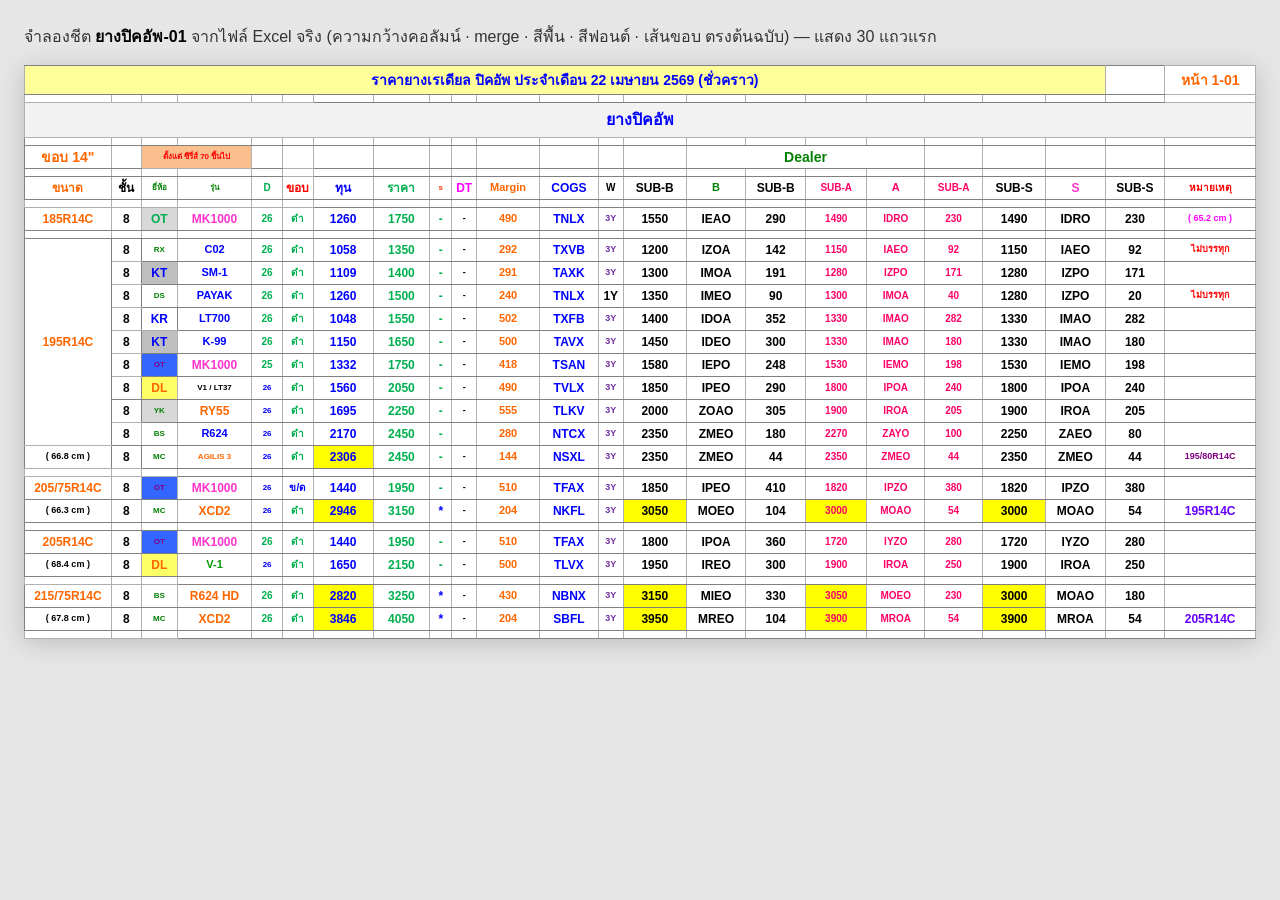
<file: Excel Recreation - Pickup01.html>
<!DOCTYPE html><html lang="th"><head><meta charset="UTF-8">
<title>ยางปิคอัพ-01 — Excel Faithful Recreation</title>
<style>
  body{margin:0;background:#e6e6e6;font-family:Arial,'Helvetica Neue',sans-serif;padding:24px;}
  .wrap{background:#fff;display:inline-block;box-shadow:0 4px 24px rgba(0,0,0,.18);}
  table{border-collapse:collapse;table-layout:fixed;}
  td{padding:0 3px;overflow:hidden;white-space:nowrap;line-height:1.05;color:#000;font-size:10px;}
  .caption{font-family:Arial;margin:0 0 16px;color:#333;}
  .caption b{color:#000;}
</style></head><body>
<div class="caption">จำลองชีต <b>ยางปิคอัพ-01</b> จากไฟล์ Excel จริง (ความกว้างคอลัมน์ · merge · สีพื้น · สีฟอนต์ · เส้นขอบ ตรงต้นฉบับ) — แสดง 30 แถวแรก</div>
<div class="wrap"><table><colgroup><col style="width:92px"><col style="width:33px"><col style="width:41px"><col style="width:82px"><col style="width:36px"><col style="width:31px"><col style="width:71px"><col style="width:66px"><col style="width:26px"><col style="width:26px"><col style="width:71px"><col style="width:66px"><col style="width:26px"><col style="width:71px"><col style="width:66px"><col style="width:66px"><col style="width:71px"><col style="width:66px"><col style="width:66px"><col style="width:71px"><col style="width:66px"><col style="width:66px"><col style="width:101px"></colgroup><tr style="height:29px"><td colspan="21" rowspan="1" style="background:#FFFF99;color:#0000FF;font-weight:700;font-size:14px;text-align:center;vertical-align:middle;border-left:1px solid #b0b0b0;border-right:1px solid #b0b0b0;border-top:1px solid #808080;border-bottom:1px solid #808080">ราคายางเรเดียล ปิคอัพ ประจำเดือน 22 เมษายน 2569 (ชั่วคราว)</td><td style="color:#FF0000;font-weight:700;font-size:14px;text-align:left;vertical-align:middle;border-left:1px solid #808080;border-right:1px solid #b0b0b0;border-top:1px solid #808080;border-bottom:1px solid #808080"></td><td style="color:#FF6600;font-weight:700;font-size:14px;text-align:center;vertical-align:middle;border-left:1px solid #b0b0b0;border-right:1px solid #b0b0b0;border-top:1px solid #b0b0b0;border-bottom:1px solid #b0b0b0">หน้า 1-01</td></tr>
<tr style="height:8px"><td style="color:#0000FF;font-weight:700;font-size:14px;text-align:center;vertical-align:middle;border-left:1px solid #b0b0b0;border-right:1px solid #b0b0b0;border-top:1px solid #b0b0b0;border-bottom:1px solid #b0b0b0"></td><td style="color:#0000FF;font-weight:700;font-size:14px;text-align:center;vertical-align:middle;border-left:1px solid #b0b0b0;border-right:1px solid #b0b0b0;border-top:1px solid #b0b0b0;border-bottom:1px solid #b0b0b0"></td><td style="color:#0000FF;font-weight:700;font-size:14px;text-align:center;vertical-align:middle;border-left:1px solid #b0b0b0;border-right:1px solid #b0b0b0;border-top:1px solid #b0b0b0;border-bottom:1px solid #b0b0b0"></td><td style="color:#0000FF;font-weight:700;font-size:14px;text-align:center;vertical-align:middle;border-left:1px solid #b0b0b0;border-right:1px solid #b0b0b0;border-top:1px solid #b0b0b0;border-bottom:1px solid #b0b0b0"></td><td style="color:#0000FF;font-weight:700;font-size:14px;text-align:center;vertical-align:middle;border-left:1px solid #b0b0b0;border-right:1px solid #b0b0b0;border-top:1px solid #b0b0b0;border-bottom:1px solid #b0b0b0"></td><td style="color:#0000FF;font-weight:700;font-size:14px;text-align:center;vertical-align:middle;border-left:1px solid #b0b0b0;border-right:1px solid #b0b0b0;border-top:1px solid #b0b0b0;border-bottom:1px solid #b0b0b0"></td><td style="color:#0000FF;font-weight:700;font-size:14px;text-align:center;vertical-align:middle;border-left:1px solid #808080;border-right:1px solid #b0b0b0;border-top:1px solid #808080;border-bottom:1px solid #808080"></td><td style="color:#0000FF;font-weight:700;font-size:14px;text-align:center;vertical-align:middle;border-left:1px solid #808080;border-right:1px solid #b0b0b0;border-top:1px solid #808080;border-bottom:1px solid #808080"></td><td style="color:#0000FF;font-weight:700;font-size:14px;text-align:center;vertical-align:middle;border-left:1px solid #808080;border-right:1px solid #b0b0b0;border-top:1px solid #808080;border-bottom:1px solid #808080"></td><td style="color:#0000FF;font-weight:700;font-size:14px;text-align:center;vertical-align:middle;border-left:1px solid #808080;border-right:1px solid #b0b0b0;border-top:1px solid #808080;border-bottom:1px solid #808080"></td><td style="color:#0000FF;font-weight:700;font-size:14px;text-align:center;vertical-align:middle;border-left:1px solid #808080;border-right:1px solid #b0b0b0;border-top:1px solid #808080;border-bottom:1px solid #808080"></td><td style="color:#0000FF;font-weight:700;font-size:14px;text-align:center;vertical-align:middle;border-left:1px solid #808080;border-right:1px solid #b0b0b0;border-top:1px solid #808080;border-bottom:1px solid #808080"></td><td style="color:#0000FF;font-weight:700;font-size:14px;text-align:center;vertical-align:middle;border-left:1px solid #808080;border-right:1px solid #b0b0b0;border-top:1px solid #808080;border-bottom:1px solid #808080"></td><td style="color:#0000FF;font-weight:700;font-size:18px;text-align:center;vertical-align:middle;border-left:1px solid #808080;border-right:1px solid #b0b0b0;border-top:1px solid #808080;border-bottom:1px solid #808080"></td><td style="color:#0000FF;font-weight:700;font-size:18px;text-align:center;vertical-align:middle;border-left:1px solid #808080;border-right:1px solid #b0b0b0;border-top:1px solid #808080;border-bottom:1px solid #808080"></td><td style="color:#0000FF;font-weight:700;font-size:18px;text-align:center;vertical-align:middle;border-left:1px solid #808080;border-right:1px solid #b0b0b0;border-top:1px solid #808080;border-bottom:1px solid #808080"></td><td style="color:#0000FF;font-weight:700;font-size:14px;text-align:center;vertical-align:middle;border-left:1px solid #808080;border-right:1px solid #b0b0b0;border-top:1px solid #808080;border-bottom:1px solid #808080"></td><td style="color:#0000FF;font-weight:700;font-size:14px;text-align:center;vertical-align:middle;border-left:1px solid #808080;border-right:1px solid #b0b0b0;border-top:1px solid #808080;border-bottom:1px solid #808080"></td><td style="color:#0000FF;font-weight:700;font-size:14px;text-align:center;vertical-align:middle;border-left:1px solid #808080;border-right:1px solid #b0b0b0;border-top:1px solid #808080;border-bottom:1px solid #808080"></td><td style="color:#0000FF;font-weight:700;font-size:14px;text-align:center;vertical-align:middle;border-left:1px solid #808080;border-right:1px solid #b0b0b0;border-top:1px solid #808080;border-bottom:1px solid #808080"></td><td style="color:#0000FF;font-weight:700;font-size:14px;text-align:center;vertical-align:middle;border-left:1px solid #808080;border-right:1px solid #b0b0b0;border-top:1px solid #808080;border-bottom:1px solid #808080"></td><td style="color:#FF0000;font-weight:700;font-size:14px;text-align:left;vertical-align:middle;border-left:1px solid #808080;border-right:1px solid #b0b0b0;border-top:1px solid #808080;border-bottom:1px solid #808080"></td><td style="color:#FF6600;font-weight:700;font-size:14px;text-align:center;vertical-align:middle;border-left:1px solid #b0b0b0;border-right:1px solid #b0b0b0;border-top:1px solid #b0b0b0;border-bottom:1px solid #b0b0b0"></td></tr>
<tr style="height:35px"><td colspan="23" rowspan="1" style="background:#F2F2F2;color:#0000FF;font-weight:700;font-size:16px;text-align:center;vertical-align:middle;border-left:1px solid #b0b0b0;border-right:1px solid #b0b0b0;border-top:1px solid #b0b0b0;border-bottom:1px solid #b0b0b0">ยางปิคอัพ</td></tr>
<tr style="height:8px"><td style="font-size:10px;text-align:center;vertical-align:middle;border-left:1px solid #808080;border-right:1px solid #b0b0b0;border-top:1px solid #808080;border-bottom:1px solid #808080"></td><td style="color:#FF6600;font-weight:700;font-size:10px;text-align:left;vertical-align:middle;border-left:1px solid #808080;border-right:1px solid #b0b0b0;border-top:1px solid #808080;border-bottom:1px solid #808080"></td><td style="color:#FF6600;font-weight:700;font-size:10px;text-align:left;vertical-align:middle;border-left:1px solid #808080;border-right:1px solid #b0b0b0;border-top:1px solid #808080;border-bottom:1px solid #808080"></td><td style="color:#FF6600;font-weight:700;font-size:10px;text-align:left;vertical-align:middle;border-left:1px solid #808080;border-right:1px solid #b0b0b0;border-top:1px solid #808080;border-bottom:1px solid #808080"></td><td style="color:#FF6600;font-weight:700;font-size:10px;text-align:left;vertical-align:middle;border-left:1px solid #808080;border-right:1px solid #b0b0b0;border-top:1px solid #808080;border-bottom:1px solid #808080"></td><td style="color:#FF6600;font-weight:700;font-size:10px;text-align:left;vertical-align:middle;border-left:1px solid #808080;border-right:1px solid #b0b0b0;border-top:1px solid #808080;border-bottom:1px solid #808080"></td><td style="color:#FF6600;font-weight:700;font-size:10px;text-align:left;vertical-align:middle;border-left:1px solid #808080;border-right:1px solid #b0b0b0;border-top:1px solid #808080;border-bottom:1px solid #808080"></td><td style="color:#FF6600;font-weight:700;font-size:10px;text-align:left;vertical-align:middle;border-left:1px solid #808080;border-right:1px solid #b0b0b0;border-top:1px solid #808080;border-bottom:1px solid #808080"></td><td style="color:#FF6600;font-weight:700;font-size:10px;text-align:left;vertical-align:middle;border-left:1px solid #808080;border-right:1px solid #b0b0b0;border-top:1px solid #808080;border-bottom:1px solid #808080"></td><td style="color:#FF6600;font-weight:700;font-size:10px;text-align:left;vertical-align:middle;border-left:1px solid #808080;border-right:1px solid #b0b0b0;border-top:1px solid #808080;border-bottom:1px solid #808080"></td><td style="color:#FF6600;font-weight:700;font-size:10px;text-align:left;vertical-align:middle;border-left:1px solid #808080;border-right:1px solid #b0b0b0;border-top:1px solid #808080;border-bottom:1px solid #808080"></td><td style="color:#FF6600;font-weight:700;font-size:10px;text-align:left;vertical-align:middle;border-left:1px solid #808080;border-right:1px solid #b0b0b0;border-top:1px solid #808080;border-bottom:1px solid #808080"></td><td style="color:#FF6600;font-weight:700;font-size:10px;text-align:left;vertical-align:middle;border-left:1px solid #808080;border-right:1px solid #b0b0b0;border-top:1px solid #808080;border-bottom:1px solid #808080"></td><td style="color:#FF6600;font-weight:700;font-size:10px;text-align:left;vertical-align:middle;border-left:1px solid #808080;border-right:1px solid #b0b0b0;border-top:1px solid #808080;border-bottom:1px solid #808080"></td><td style="color:#FF6600;font-weight:700;font-size:10px;text-align:left;vertical-align:middle;border-left:1px solid #808080;border-right:1px solid #b0b0b0;border-top:1px solid #808080;border-bottom:1px solid #808080"></td><td style="color:#FF6600;font-weight:700;font-size:10px;text-align:left;vertical-align:middle;border-left:1px solid #808080;border-right:1px solid #b0b0b0;border-top:1px solid #808080;border-bottom:1px solid #808080"></td><td style="color:#FF6600;font-weight:700;font-size:10px;text-align:left;vertical-align:middle;border-left:1px solid #808080;border-right:1px solid #b0b0b0;border-top:1px solid #808080;border-bottom:1px solid #808080"></td><td style="color:#FF6600;font-weight:700;font-size:10px;text-align:left;vertical-align:middle;border-left:1px solid #808080;border-right:1px solid #b0b0b0;border-top:1px solid #808080;border-bottom:1px solid #808080"></td><td style="color:#FF6600;font-weight:700;font-size:10px;text-align:left;vertical-align:middle;border-left:1px solid #808080;border-right:1px solid #b0b0b0;border-top:1px solid #808080;border-bottom:1px solid #808080"></td><td style="color:#FF6600;font-weight:700;font-size:10px;text-align:left;vertical-align:middle;border-left:1px solid #808080;border-right:1px solid #b0b0b0;border-top:1px solid #808080;border-bottom:1px solid #808080"></td><td style="color:#FF6600;font-weight:700;font-size:10px;text-align:left;vertical-align:middle;border-left:1px solid #808080;border-right:1px solid #b0b0b0;border-top:1px solid #808080;border-bottom:1px solid #808080"></td><td style="color:#FF6600;font-weight:700;font-size:10px;text-align:left;vertical-align:middle;border-left:1px solid #808080;border-right:1px solid #b0b0b0;border-top:1px solid #808080;border-bottom:1px solid #808080"></td><td style="color:#FF6600;font-weight:700;font-size:10px;text-align:left;vertical-align:middle;border-left:1px solid #808080;border-right:1px solid #b0b0b0;border-top:1px solid #808080;border-bottom:1px solid #808080"></td></tr>
<tr style="height:23px"><td style="color:#FF6600;font-weight:700;font-size:14px;text-align:center;vertical-align:middle;border-left:1px solid #808080;border-right:1px solid #b0b0b0;border-top:1px solid #808080;border-bottom:1px solid #808080">ขอบ 14"</td><td style="font-weight:700;font-size:10px;text-align:center;vertical-align:middle;border-left:1px solid #808080;border-right:1px solid #b0b0b0;border-top:1px solid #808080;border-bottom:1px solid #808080"></td><td colspan="2" rowspan="1" style="background:#FABF8F;color:#FF0000;font-weight:700;font-size:8px;text-align:center;vertical-align:middle;border-left:1px solid #b0b0b0;border-right:1px solid #b0b0b0;border-top:1px solid #b0b0b0;border-bottom:1px solid #b0b0b0">ตั้งแต่ ซีรี่ส์ 70 ขึ้นไป</td><td style="color:#0000FF;font-weight:700;font-size:10px;text-align:center;vertical-align:middle;border-left:1px solid #808080;border-right:1px solid #b0b0b0;border-top:1px solid #808080;border-bottom:1px solid #808080"></td><td style="color:#FF0000;font-weight:700;font-size:10px;text-align:center;vertical-align:middle;border-left:1px solid #b0b0b0;border-right:1px solid #b0b0b0;border-top:1px solid #b0b0b0;border-bottom:1px solid #b0b0b0"></td><td style="color:#FF00FF;font-weight:700;font-size:10px;text-align:center;vertical-align:middle;border-left:1px solid #808080;border-right:1px solid #b0b0b0;border-top:1px solid #808080;border-bottom:1px solid #808080"></td><td style="color:#FF0000;font-weight:700;font-size:10px;text-align:center;vertical-align:middle;border-left:1px solid #808080;border-right:1px solid #b0b0b0;border-top:1px solid #808080;border-bottom:1px solid #808080"></td><td style="color:#FF0000;font-weight:700;font-size:10px;text-align:center;vertical-align:middle;border-left:1px solid #808080;border-right:1px solid #b0b0b0;border-top:1px solid #808080;border-bottom:1px solid #808080"></td><td style="color:#FF0000;font-weight:700;font-size:10px;text-align:center;vertical-align:middle;border-left:1px solid #808080;border-right:1px solid #b0b0b0;border-top:1px solid #808080;border-bottom:1px solid #808080"></td><td style="color:#000000;font-weight:700;font-size:10px;text-align:center;vertical-align:middle;border-left:1px solid #808080;border-right:1px solid #b0b0b0;border-top:1px solid #808080;border-bottom:1px solid #808080"></td><td style="color:#FF00FF;font-weight:700;font-size:10px;text-align:center;vertical-align:middle;border-left:1px solid #808080;border-right:1px solid #b0b0b0;border-top:1px solid #808080;border-bottom:1px solid #808080"></td><td style="color:#FF9900;font-weight:700;font-size:14px;text-align:center;vertical-align:middle;border-left:1px solid #808080;border-right:1px solid #b0b0b0;border-top:1px solid #808080;border-bottom:1px solid #808080"></td><td style="font-weight:700;font-size:10px;text-align:center;vertical-align:middle;border-left:1px solid #808080;border-right:1px solid #b0b0b0;border-top:1px solid #808080;border-bottom:1px solid #808080"></td><td colspan="4" rowspan="1" style="color:#008000;font-weight:700;font-size:14px;text-align:center;vertical-align:middle;border-left:1px solid #b0b0b0;border-right:1px solid #b0b0b0;border-top:1px solid #808080;border-bottom:1px solid #808080">Dealer</td><td style="color:#000000;font-weight:700;font-size:8px;text-align:center;vertical-align:middle;border-left:1px solid #808080;border-right:1px solid #b0b0b0;border-top:1px solid #808080;border-bottom:1px solid #808080"></td><td style="color:#FF0000;font-weight:700;font-size:14px;text-align:center;vertical-align:middle;border-left:1px solid #808080;border-right:1px solid #b0b0b0;border-top:1px solid #808080;border-bottom:1px solid #808080"></td><td style="color:#FF0000;font-weight:700;font-size:14px;text-align:center;vertical-align:middle;border-left:1px solid #808080;border-right:1px solid #b0b0b0;border-top:1px solid #808080;border-bottom:1px solid #808080"></td><td style="color:#FF0000;font-weight:700;font-size:14px;text-align:center;vertical-align:middle;border-left:1px solid #808080;border-right:1px solid #b0b0b0;border-top:1px solid #808080;border-bottom:1px solid #808080"></td><td style="color:#FF9900;font-weight:700;font-size:14px;text-align:center;vertical-align:middle;border-left:1px solid #808080;border-right:1px solid #b0b0b0;border-top:1px solid #808080;border-bottom:1px solid #808080"></td></tr>
<tr style="height:8px"><td style="color:#FF0000;font-weight:700;font-size:8px;text-align:center;vertical-align:middle;border-left:1px solid #808080;border-right:1px solid #b0b0b0;border-top:1px solid #808080;border-bottom:1px solid #808080"></td><td style="font-weight:700;font-size:10px;text-align:center;vertical-align:middle;border-left:1px solid #808080;border-right:1px solid #b0b0b0;border-top:1px solid #808080;border-bottom:1px solid #808080"></td><td style="color:#FF9900;font-weight:700;font-size:14px;text-align:center;vertical-align:middle;border-left:1px solid #808080;border-right:1px solid #b0b0b0;border-top:1px solid #808080;border-bottom:1px solid #808080"></td><td style="color:#FF9900;font-weight:700;font-size:14px;text-align:center;vertical-align:middle;border-left:1px solid #808080;border-right:1px solid #b0b0b0;border-top:1px solid #808080;border-bottom:1px solid #808080"></td><td style="color:#00B050;font-weight:700;font-size:10px;text-align:center;vertical-align:middle;border-left:1px solid #808080;border-right:1px solid #b0b0b0;border-top:1px solid #808080;border-bottom:1px solid #808080"></td><td style="color:#FF0000;font-weight:700;font-size:10px;text-align:center;vertical-align:middle;border-left:1px solid #b0b0b0;border-right:1px solid #b0b0b0;border-top:1px solid #b0b0b0;border-bottom:1px solid #b0b0b0"></td><td style="color:#FF00FF;font-weight:700;font-size:10px;text-align:center;vertical-align:middle;border-left:1px solid #808080;border-right:1px solid #b0b0b0;border-top:1px solid #808080;border-bottom:1px solid #808080"></td><td style="color:#FF0000;font-weight:700;font-size:10px;text-align:center;vertical-align:middle;border-left:1px solid #808080;border-right:1px solid #b0b0b0;border-top:1px solid #808080;border-bottom:1px solid #808080"></td><td style="color:#FF0000;font-weight:700;font-size:10px;text-align:center;vertical-align:middle;border-left:1px solid #808080;border-right:1px solid #b0b0b0;border-top:1px solid #808080;border-bottom:1px solid #808080"></td><td style="color:#FF0000;font-weight:700;font-size:10px;text-align:center;vertical-align:middle;border-left:1px solid #808080;border-right:1px solid #b0b0b0;border-top:1px solid #808080;border-bottom:1px solid #808080"></td><td style="color:#000000;font-weight:700;font-size:10px;text-align:center;vertical-align:middle;border-left:1px solid #808080;border-right:1px solid #b0b0b0;border-top:1px solid #808080;border-bottom:1px solid #808080"></td><td style="color:#FF0000;font-weight:700;font-size:10px;text-align:center;vertical-align:middle;border-left:1px solid #808080;border-right:1px solid #b0b0b0;border-top:1px solid #808080;border-bottom:1px solid #808080"></td><td style="color:#FF9900;font-weight:700;font-size:14px;text-align:center;vertical-align:middle;border-left:1px solid #808080;border-right:1px solid #b0b0b0;border-top:1px solid #808080;border-bottom:1px solid #808080"></td><td style="font-weight:700;font-size:10px;text-align:center;vertical-align:middle;border-left:1px solid #808080;border-right:1px solid #b0b0b0;border-top:1px solid #808080;border-bottom:1px solid #808080"></td><td style="font-weight:700;font-size:10px;text-align:center;vertical-align:middle;border-left:1px solid #808080;border-right:1px solid #b0b0b0;border-top:1px solid #808080;border-bottom:1px solid #808080"></td><td style="font-weight:700;font-size:10px;text-align:center;vertical-align:middle;border-left:1px solid #808080;border-right:1px solid #b0b0b0;border-top:1px solid #808080;border-bottom:1px solid #808080"></td><td style="color:#008000;font-weight:700;font-size:12px;text-align:center;vertical-align:middle;border-left:1px solid #808080;border-right:1px solid #b0b0b0;border-top:1px solid #808080;border-bottom:1px solid #808080"></td><td style="color:#FF0066;font-weight:700;font-size:10px;text-align:center;vertical-align:middle;border-left:1px solid #808080;border-right:1px solid #b0b0b0;border-top:1px solid #808080;border-bottom:1px solid #808080"></td><td style="color:#FF0066;font-weight:700;font-size:10px;text-align:center;vertical-align:middle;border-left:1px solid #808080;border-right:1px solid #b0b0b0;border-top:1px solid #808080;border-bottom:1px solid #808080"></td><td style="color:#FF0066;font-weight:700;font-size:12px;text-align:center;vertical-align:middle;border-left:1px solid #808080;border-right:1px solid #b0b0b0;border-top:1px solid #808080;border-bottom:1px solid #808080"></td><td style="font-weight:700;font-size:12px;text-align:center;vertical-align:middle;border-left:1px solid #808080;border-right:1px solid #b0b0b0;border-top:1px solid #808080;border-bottom:1px solid #808080"></td><td style="font-weight:700;font-size:12px;text-align:center;vertical-align:middle;border-left:1px solid #808080;border-right:1px solid #b0b0b0;border-top:1px solid #808080;border-bottom:1px solid #808080"></td><td style="color:#FF9900;font-weight:700;font-size:14px;text-align:center;vertical-align:middle;border-left:1px solid #808080;border-right:1px solid #b0b0b0;border-top:1px solid #808080;border-bottom:1px solid #808080"></td></tr>
<tr style="height:23px"><td style="color:#FF6600;font-weight:700;font-size:12px;text-align:center;vertical-align:middle;border-left:1px solid #808080;border-right:1px solid #b0b0b0;border-top:1px solid #808080;border-bottom:1px solid #808080">ขนาด</td><td style="color:#000000;font-weight:700;font-size:12px;text-align:center;vertical-align:middle;border-left:1px solid #808080;border-right:1px solid #b0b0b0;border-top:1px solid #808080;border-bottom:1px solid #808080">ชั้น</td><td style="color:#008000;font-weight:700;font-size:8px;text-align:center;vertical-align:middle;border-left:1px solid #808080;border-right:1px solid #b0b0b0;border-top:1px solid #808080;border-bottom:1px solid #808080">ยี่ห้อ</td><td style="color:#008000;font-weight:700;font-size:8px;text-align:center;vertical-align:middle;border-left:1px solid #808080;border-right:1px solid #b0b0b0;border-top:1px solid #808080;border-bottom:1px solid #808080">รุ่น</td><td style="color:#00B050;font-weight:700;font-size:10px;text-align:center;vertical-align:middle;border-left:1px solid #808080;border-right:1px solid #b0b0b0;border-top:1px solid #808080;border-bottom:1px solid #808080">D</td><td style="color:#FF0000;font-weight:700;font-size:12px;text-align:center;vertical-align:middle;border-left:1px solid #808080;border-right:1px solid #b0b0b0;border-top:1px solid #808080;border-bottom:1px solid #808080">ขอบ</td><td style="color:#0000FF;font-weight:700;font-size:12px;text-align:center;vertical-align:middle;border-left:1px solid #808080;border-right:1px solid #b0b0b0;border-top:1px solid #808080;border-bottom:1px solid #808080">ทุน</td><td style="color:#00B050;font-weight:700;font-size:12px;text-align:center;vertical-align:middle;border-left:1px solid #808080;border-right:1px solid #b0b0b0;border-top:1px solid #808080;border-bottom:1px solid #808080">ราคา</td><td style="color:#FF3300;font-weight:700;font-size:8px;text-align:center;vertical-align:middle;border-left:1px solid #808080;border-right:1px solid #b0b0b0;border-top:1px solid #808080;border-bottom:1px solid #808080">s</td><td style="color:#FF00FF;font-weight:700;font-size:12px;text-align:center;vertical-align:middle;border-left:1px solid #808080;border-right:1px solid #b0b0b0;border-top:1px solid #808080;border-bottom:1px solid #808080">DT</td><td style="color:#FF6600;font-weight:700;font-size:11px;text-align:center;vertical-align:middle;border-left:1px solid #808080;border-right:1px solid #b0b0b0;border-top:1px solid #808080;border-bottom:1px solid #808080">Margin</td><td style="color:#0000FF;font-weight:700;font-size:12px;text-align:center;vertical-align:middle;border-left:1px solid #808080;border-right:1px solid #b0b0b0;border-top:1px solid #808080;border-bottom:1px solid #808080">COGS</td><td style="color:#000000;font-weight:700;font-size:10px;text-align:center;vertical-align:middle;border-left:1px solid #808080;border-right:1px solid #b0b0b0;border-top:1px solid #808080;border-bottom:1px solid #808080">W</td><td style="color:#000000;font-weight:700;font-size:12px;text-align:center;vertical-align:middle;border-left:1px solid #808080;border-right:1px solid #b0b0b0;border-top:1px solid #808080;border-bottom:1px solid #808080">SUB-B</td><td style="color:#008000;font-weight:700;font-size:11px;text-align:center;vertical-align:middle;border-left:1px solid #808080;border-right:1px solid #b0b0b0;border-top:1px solid #808080;border-bottom:1px solid #808080">B</td><td style="color:#000000;font-weight:700;font-size:12px;text-align:center;vertical-align:middle;border-left:1px solid #808080;border-right:1px solid #b0b0b0;border-top:1px solid #808080;border-bottom:1px solid #808080">SUB-B</td><td style="color:#FF0066;font-weight:700;font-size:10px;text-align:center;vertical-align:middle;border-left:1px solid #808080;border-right:1px solid #b0b0b0;border-top:1px solid #808080;border-bottom:1px solid #808080">SUB-A</td><td style="color:#FF0066;font-weight:700;font-size:11px;text-align:center;vertical-align:middle;border-left:1px solid #808080;border-right:1px solid #b0b0b0;border-top:1px solid #808080;border-bottom:1px solid #808080">A</td><td style="color:#FF0066;font-weight:700;font-size:10px;text-align:center;vertical-align:middle;border-left:1px solid #808080;border-right:1px solid #b0b0b0;border-top:1px solid #808080;border-bottom:1px solid #808080">SUB-A</td><td style="font-weight:700;font-size:12px;text-align:center;vertical-align:middle;border-left:1px solid #808080;border-right:1px solid #b0b0b0;border-top:1px solid #808080;border-bottom:1px solid #808080">SUB-S</td><td style="color:#FF33CC;font-weight:700;font-size:12px;text-align:center;vertical-align:middle;border-left:1px solid #808080;border-right:1px solid #b0b0b0;border-top:1px solid #808080;border-bottom:1px solid #808080">S</td><td style="font-weight:700;font-size:12px;text-align:center;vertical-align:middle;border-left:1px solid #808080;border-right:1px solid #b0b0b0;border-top:1px solid #808080;border-bottom:1px solid #808080">SUB-S</td><td style="color:#FF0000;font-weight:700;font-size:10px;text-align:center;vertical-align:middle;border-left:1px solid #808080;border-right:1px solid #b0b0b0;border-top:1px solid #808080;border-bottom:1px solid #808080">หมายเหตุ</td></tr>
<tr style="height:8px"><td style="color:#FF6600;font-weight:700;font-size:12px;text-align:center;vertical-align:middle;border-left:1px solid #b0b0b0;border-right:1px solid #b0b0b0;border-top:1px solid #b0b0b0;border-bottom:1px solid #b0b0b0"></td><td style="color:#000000;font-weight:700;font-size:12px;text-align:center;vertical-align:middle;border-left:1px solid #b0b0b0;border-right:1px solid #b0b0b0;border-top:1px solid #b0b0b0;border-bottom:1px solid #b0b0b0"></td><td style="color:#008000;font-weight:700;font-size:8px;text-align:center;vertical-align:middle;border-left:1px solid #b0b0b0;border-right:1px solid #b0b0b0;border-top:1px solid #b0b0b0;border-bottom:1px solid #b0b0b0"></td><td style="color:#008000;font-weight:700;font-size:8px;text-align:center;vertical-align:middle;border-left:1px solid #b0b0b0;border-right:1px solid #b0b0b0;border-top:1px solid #b0b0b0;border-bottom:1px solid #b0b0b0"></td><td style="color:#00B050;font-weight:700;font-size:10px;text-align:center;vertical-align:middle;border-left:1px solid #b0b0b0;border-right:1px solid #b0b0b0;border-top:1px solid #b0b0b0;border-bottom:1px solid #b0b0b0"></td><td style="color:#00B050;font-weight:700;font-size:12px;text-align:center;vertical-align:middle;border-left:1px solid #b0b0b0;border-right:1px solid #b0b0b0;border-top:1px solid #b0b0b0;border-bottom:1px solid #b0b0b0"></td><td style="color:#0000FF;font-weight:700;font-size:12px;text-align:center;vertical-align:middle;border-left:1px solid #808080;border-right:1px solid #b0b0b0;border-top:1px solid #808080;border-bottom:1px solid #808080"></td><td style="color:#00B050;font-weight:700;font-size:12px;text-align:center;vertical-align:middle;border-left:1px solid #808080;border-right:1px solid #b0b0b0;border-top:1px solid #808080;border-bottom:1px solid #808080"></td><td style="color:#00B050;font-weight:700;font-size:12px;text-align:center;vertical-align:middle;border-left:1px solid #808080;border-right:1px solid #b0b0b0;border-top:1px solid #808080;border-bottom:1px solid #808080"></td><td style="color:#00B050;font-weight:700;font-size:12px;text-align:center;vertical-align:middle;border-left:1px solid #808080;border-right:1px solid #b0b0b0;border-top:1px solid #808080;border-bottom:1px solid #808080"></td><td style="color:#FF6600;font-weight:700;font-size:11px;text-align:center;vertical-align:middle;border-left:1px solid #808080;border-right:1px solid #b0b0b0;border-top:1px solid #808080;border-bottom:1px solid #808080"></td><td style="color:#0000FF;font-weight:700;font-size:12px;text-align:center;vertical-align:middle;border-left:1px solid #808080;border-right:1px solid #b0b0b0;border-top:1px solid #808080;border-bottom:1px solid #808080"></td><td style="color:#FF9900;font-weight:700;font-size:14px;text-align:center;vertical-align:middle;border-left:1px solid #808080;border-right:1px solid #b0b0b0;border-top:1px solid #808080;border-bottom:1px solid #808080"></td><td style="color:#000000;font-weight:700;font-size:12px;text-align:center;vertical-align:middle;border-left:1px solid #808080;border-right:1px solid #b0b0b0;border-top:1px solid #808080;border-bottom:1px solid #808080"></td><td style="color:#000000;font-weight:700;font-size:12px;text-align:center;vertical-align:middle;border-left:1px solid #808080;border-right:1px solid #b0b0b0;border-top:1px solid #808080;border-bottom:1px solid #808080"></td><td style="color:#000000;font-weight:700;font-size:12px;text-align:center;vertical-align:middle;border-left:1px solid #808080;border-right:1px solid #b0b0b0;border-top:1px solid #808080;border-bottom:1px solid #808080"></td><td style="color:#FF0066;font-weight:700;font-size:10px;text-align:center;vertical-align:middle;border-left:1px solid #808080;border-right:1px solid #b0b0b0;border-top:1px solid #808080;border-bottom:1px solid #808080"></td><td style="color:#FF0066;font-weight:700;font-size:10px;text-align:center;vertical-align:middle;border-left:1px solid #808080;border-right:1px solid #b0b0b0;border-top:1px solid #808080;border-bottom:1px solid #808080"></td><td style="color:#FF0066;font-weight:700;font-size:10px;text-align:center;vertical-align:middle;border-left:1px solid #808080;border-right:1px solid #b0b0b0;border-top:1px solid #808080;border-bottom:1px solid #808080"></td><td style="font-weight:700;font-size:12px;text-align:center;vertical-align:middle;border-left:1px solid #808080;border-right:1px solid #b0b0b0;border-top:1px solid #808080;border-bottom:1px solid #808080"></td><td style="font-weight:700;font-size:12px;text-align:center;vertical-align:middle;border-left:1px solid #808080;border-right:1px solid #b0b0b0;border-top:1px solid #808080;border-bottom:1px solid #808080"></td><td style="font-weight:700;font-size:12px;text-align:center;vertical-align:middle;border-left:1px solid #808080;border-right:1px solid #b0b0b0;border-top:1px solid #808080;border-bottom:1px solid #808080"></td><td style="color:#00B050;font-weight:700;font-size:10px;text-align:center;vertical-align:middle;border-left:1px solid #808080;border-right:1px solid #b0b0b0;border-top:1px solid #808080;border-bottom:1px solid #808080"></td></tr>
<tr style="height:23px"><td style="color:#FF6600;font-weight:700;font-size:12px;text-align:center;vertical-align:middle;border-left:1px solid #808080;border-right:1px solid #b0b0b0;border-top:1px solid #808080;border-bottom:1px solid #808080">185R14C</td><td style="color:#000000;font-weight:700;font-size:12px;text-align:center;vertical-align:middle;border-left:1px solid #808080;border-right:1px solid #b0b0b0;border-top:1px solid #808080;border-bottom:1px solid #808080">8</td><td style="background:#D8D8D8;color:#00B050;font-weight:700;font-size:12px;text-align:center;vertical-align:middle;border-left:1px solid #808080;border-right:1px solid #b0b0b0;border-top:1px solid #808080;border-bottom:1px solid #808080">OT</td><td style="color:#FF33CC;font-weight:700;font-size:12px;text-align:center;vertical-align:middle;border-left:1px solid #808080;border-right:1px solid #b0b0b0;border-top:1px solid #808080;border-bottom:1px solid #808080">MK1000</td><td style="color:#00B050;font-weight:700;font-size:10px;text-align:center;vertical-align:middle;border-left:1px solid #808080;border-right:1px solid #b0b0b0;border-top:1px solid #808080;border-bottom:1px solid #808080">26</td><td style="color:#00B050;font-weight:700;font-size:10px;text-align:center;vertical-align:middle;border-left:1px solid #808080;border-right:1px solid #b0b0b0;border-top:1px solid #808080;border-bottom:1px solid #808080">ดำ</td><td style="color:#0000FF;font-weight:700;font-size:12px;text-align:center;vertical-align:middle;border-left:1px solid #808080;border-right:1px solid #b0b0b0;border-top:1px solid #808080;border-bottom:1px solid #808080">1260</td><td style="color:#00B050;font-weight:700;font-size:12px;text-align:center;vertical-align:middle;border-left:1px solid #808080;border-right:1px solid #b0b0b0;border-top:1px solid #808080;border-bottom:1px solid #808080">1750</td><td style="color:#00B050;font-weight:700;font-size:12px;text-align:center;vertical-align:middle;border-left:1px solid #808080;border-right:1px solid #b0b0b0;border-top:1px solid #808080;border-bottom:1px solid #808080">-</td><td style="color:#000000;font-weight:700;font-size:9px;text-align:center;vertical-align:middle;border-left:1px solid #808080;border-right:1px solid #b0b0b0;border-top:1px solid #808080;border-bottom:1px solid #808080">-</td><td style="color:#FF6600;font-weight:700;font-size:11px;text-align:center;vertical-align:middle;border-left:1px solid #808080;border-right:1px solid #b0b0b0;border-top:1px solid #808080;border-bottom:1px solid #808080">490</td><td style="color:#0000FF;font-weight:700;font-size:12px;text-align:center;vertical-align:middle;border-left:1px solid #808080;border-right:1px solid #b0b0b0;border-top:1px solid #808080;border-bottom:1px solid #808080">TNLX</td><td style="color:#7030A0;font-weight:700;font-size:9px;text-align:center;vertical-align:middle;border-left:1px solid #808080;border-right:1px solid #b0b0b0;border-top:1px solid #808080;border-bottom:1px solid #808080">3Y</td><td style="color:#000000;font-weight:700;font-size:12px;text-align:center;vertical-align:middle;border-left:1px solid #808080;border-right:1px solid #b0b0b0;border-top:1px solid #808080;border-bottom:1px solid #808080">1550</td><td style="color:#000000;font-weight:700;font-size:12px;text-align:center;vertical-align:middle;border-left:1px solid #808080;border-right:1px solid #b0b0b0;border-top:1px solid #808080;border-bottom:1px solid #808080">IEAO</td><td style="color:#000000;font-weight:700;font-size:12px;text-align:center;vertical-align:middle;border-left:1px solid #808080;border-right:1px solid #b0b0b0;border-top:1px solid #808080;border-bottom:1px solid #808080">290</td><td style="color:#FF0066;font-weight:700;font-size:10px;text-align:center;vertical-align:middle;border-left:1px solid #808080;border-right:1px solid #b0b0b0;border-top:1px solid #808080;border-bottom:1px solid #808080">1490</td><td style="color:#FF0066;font-weight:700;font-size:10px;text-align:center;vertical-align:middle;border-left:1px solid #808080;border-right:1px solid #b0b0b0;border-top:1px solid #808080;border-bottom:1px solid #808080">IDRO</td><td style="color:#FF0066;font-weight:700;font-size:10px;text-align:center;vertical-align:middle;border-left:1px solid #808080;border-right:1px solid #b0b0b0;border-top:1px solid #808080;border-bottom:1px solid #808080">230</td><td style="font-weight:700;font-size:12px;text-align:center;vertical-align:middle;border-left:1px solid #808080;border-right:1px solid #b0b0b0;border-top:1px solid #808080;border-bottom:1px solid #808080">1490</td><td style="font-weight:700;font-size:12px;text-align:center;vertical-align:middle;border-left:1px solid #808080;border-right:1px solid #b0b0b0;border-top:1px solid #808080;border-bottom:1px solid #808080">IDRO</td><td style="font-weight:700;font-size:12px;text-align:center;vertical-align:middle;border-left:1px solid #808080;border-right:1px solid #b0b0b0;border-top:1px solid #808080;border-bottom:1px solid #808080">230</td><td style="color:#FF00FF;font-weight:700;font-size:9px;text-align:center;vertical-align:middle;border-left:1px solid #808080;border-right:1px solid #b0b0b0;border-top:1px solid #808080;border-bottom:1px solid #808080">( 65.2 cm )</td></tr>
<tr style="height:8px"><td style="color:#FF6600;font-weight:700;font-size:12px;text-align:center;vertical-align:middle;border-left:1px solid #808080;border-right:1px solid #b0b0b0;border-top:1px solid #808080;border-bottom:1px solid #808080"></td><td style="color:#000000;font-weight:700;font-size:12px;text-align:center;vertical-align:middle;border-left:1px solid #808080;border-right:1px solid #b0b0b0;border-top:1px solid #808080;border-bottom:1px solid #808080"></td><td style="color:#008000;font-weight:700;font-size:8px;text-align:center;vertical-align:middle;border-left:1px solid #808080;border-right:1px solid #b0b0b0;border-top:1px solid #808080;border-bottom:1px solid #808080"></td><td style="color:#008000;font-weight:700;font-size:8px;text-align:center;vertical-align:middle;border-left:1px solid #808080;border-right:1px solid #b0b0b0;border-top:1px solid #808080;border-bottom:1px solid #808080"></td><td style="color:#00B050;font-weight:700;font-size:10px;text-align:center;vertical-align:middle;border-left:1px solid #808080;border-right:1px solid #b0b0b0;border-top:1px solid #808080;border-bottom:1px solid #808080"></td><td style="color:#FF0000;font-weight:700;font-size:12px;text-align:center;vertical-align:middle;border-left:1px solid #808080;border-right:1px solid #b0b0b0;border-top:1px solid #808080;border-bottom:1px solid #808080"></td><td style="color:#0000FF;font-weight:700;font-size:12px;text-align:center;vertical-align:middle;border-left:1px solid #808080;border-right:1px solid #b0b0b0;border-top:1px solid #808080;border-bottom:1px solid #808080"></td><td style="color:#00B050;font-weight:700;font-size:12px;text-align:center;vertical-align:middle;border-left:1px solid #808080;border-right:1px solid #b0b0b0;border-top:1px solid #808080;border-bottom:1px solid #808080"></td><td style="color:#FF3300;font-weight:700;font-size:8px;text-align:center;vertical-align:middle;border-left:1px solid #808080;border-right:1px solid #b0b0b0;border-top:1px solid #808080;border-bottom:1px solid #808080"></td><td style="color:#FF3300;font-weight:700;font-size:8px;text-align:center;vertical-align:middle;border-left:1px solid #808080;border-right:1px solid #b0b0b0;border-top:1px solid #808080;border-bottom:1px solid #808080"></td><td style="color:#FF6600;font-weight:700;font-size:11px;text-align:center;vertical-align:middle;border-left:1px solid #808080;border-right:1px solid #b0b0b0;border-top:1px solid #808080;border-bottom:1px solid #808080"></td><td style="color:#0000FF;font-weight:700;font-size:12px;text-align:center;vertical-align:middle;border-left:1px solid #808080;border-right:1px solid #b0b0b0;border-top:1px solid #808080;border-bottom:1px solid #808080"></td><td style="font-weight:700;font-size:11px;text-align:center;vertical-align:middle;border-left:1px solid #808080;border-right:1px solid #b0b0b0;border-top:1px solid #808080;border-bottom:1px solid #808080"></td><td style="color:#000000;font-weight:700;font-size:12px;text-align:center;vertical-align:middle;border-left:1px solid #808080;border-right:1px solid #b0b0b0;border-top:1px solid #808080;border-bottom:1px solid #808080"></td><td style="color:#000000;font-weight:700;font-size:12px;text-align:center;vertical-align:middle;border-left:1px solid #808080;border-right:1px solid #b0b0b0;border-top:1px solid #808080;border-bottom:1px solid #808080"></td><td style="color:#000000;font-weight:700;font-size:12px;text-align:center;vertical-align:middle;border-left:1px solid #808080;border-right:1px solid #b0b0b0;border-top:1px solid #808080;border-bottom:1px solid #808080"></td><td style="color:#FF0066;font-weight:700;font-size:10px;text-align:center;vertical-align:middle;border-left:1px solid #808080;border-right:1px solid #b0b0b0;border-top:1px solid #808080;border-bottom:1px solid #808080"></td><td style="color:#FF0066;font-weight:700;font-size:10px;text-align:center;vertical-align:middle;border-left:1px solid #808080;border-right:1px solid #b0b0b0;border-top:1px solid #808080;border-bottom:1px solid #808080"></td><td style="color:#FF0066;font-weight:700;font-size:10px;text-align:center;vertical-align:middle;border-left:1px solid #808080;border-right:1px solid #b0b0b0;border-top:1px solid #808080;border-bottom:1px solid #808080"></td><td style="font-weight:700;font-size:12px;text-align:center;vertical-align:middle;border-left:1px solid #808080;border-right:1px solid #b0b0b0;border-top:1px solid #808080;border-bottom:1px solid #808080"></td><td style="font-weight:700;font-size:12px;text-align:center;vertical-align:middle;border-left:1px solid #808080;border-right:1px solid #b0b0b0;border-top:1px solid #808080;border-bottom:1px solid #808080"></td><td style="font-weight:700;font-size:12px;text-align:center;vertical-align:middle;border-left:1px solid #808080;border-right:1px solid #b0b0b0;border-top:1px solid #808080;border-bottom:1px solid #808080"></td><td style="color:#FF0000;font-weight:700;font-size:10px;text-align:center;vertical-align:middle;border-left:1px solid #808080;border-right:1px solid #b0b0b0;border-top:1px solid #808080;border-bottom:1px solid #808080"></td></tr>
<tr style="height:23px"><td colspan="1" rowspan="9" style="color:#FF6600;font-weight:700;font-size:12px;text-align:center;vertical-align:middle;border-left:1px solid #808080;border-right:1px solid #808080;border-top:1px solid #b0b0b0;border-bottom:1px solid #b0b0b0">195R14C</td><td style="color:#000000;font-weight:700;font-size:12px;text-align:center;vertical-align:middle;border-left:1px solid #808080;border-right:1px solid #808080;border-top:1px solid #808080;border-bottom:1px solid #b0b0b0">8</td><td style="color:#008000;font-weight:700;font-size:8px;text-align:center;vertical-align:middle;border-left:1px solid #808080;border-right:1px solid #b0b0b0;border-top:1px solid #808080;border-bottom:1px solid #808080">RX</td><td style="color:#0000FF;font-weight:700;font-size:11px;text-align:center;vertical-align:middle;border-left:1px solid #808080;border-right:1px solid #b0b0b0;border-top:1px solid #808080;border-bottom:1px solid #808080">C02</td><td style="color:#00B050;font-weight:700;font-size:10px;text-align:center;vertical-align:middle;border-left:1px solid #808080;border-right:1px solid #b0b0b0;border-top:1px solid #808080;border-bottom:1px solid #808080">26</td><td style="color:#00B050;font-weight:700;font-size:10px;text-align:center;vertical-align:middle;border-left:1px solid #808080;border-right:1px solid #b0b0b0;border-top:1px solid #808080;border-bottom:1px solid #808080">ดำ</td><td style="color:#0000FF;font-weight:700;font-size:12px;text-align:center;vertical-align:middle;border-left:1px solid #808080;border-right:1px solid #b0b0b0;border-top:1px solid #808080;border-bottom:1px solid #808080">1058</td><td style="color:#00B050;font-weight:700;font-size:12px;text-align:center;vertical-align:middle;border-left:1px solid #808080;border-right:1px solid #b0b0b0;border-top:1px solid #808080;border-bottom:1px solid #808080">1350</td><td style="color:#00B050;font-weight:700;font-size:12px;text-align:center;vertical-align:middle;border-left:1px solid #808080;border-right:1px solid #b0b0b0;border-top:1px solid #808080;border-bottom:1px solid #808080">-</td><td style="color:#000000;font-weight:700;font-size:9px;text-align:center;vertical-align:middle;border-left:1px solid #808080;border-right:1px solid #b0b0b0;border-top:1px solid #808080;border-bottom:1px solid #808080">-</td><td style="color:#FF6600;font-weight:700;font-size:11px;text-align:center;vertical-align:middle;border-left:1px solid #808080;border-right:1px solid #b0b0b0;border-top:1px solid #808080;border-bottom:1px solid #808080">292</td><td style="color:#0000FF;font-weight:700;font-size:12px;text-align:center;vertical-align:middle;border-left:1px solid #808080;border-right:1px solid #b0b0b0;border-top:1px solid #808080;border-bottom:1px solid #808080">TXVB</td><td style="color:#7030A0;font-weight:700;font-size:9px;text-align:center;vertical-align:middle;border-left:1px solid #808080;border-right:1px solid #b0b0b0;border-top:1px solid #808080;border-bottom:1px solid #808080">3Y</td><td style="color:#000000;font-weight:700;font-size:12px;text-align:center;vertical-align:middle;border-left:1px solid #808080;border-right:1px solid #b0b0b0;border-top:1px solid #808080;border-bottom:1px solid #808080">1200</td><td style="color:#000000;font-weight:700;font-size:12px;text-align:center;vertical-align:middle;border-left:1px solid #808080;border-right:1px solid #b0b0b0;border-top:1px solid #808080;border-bottom:1px solid #808080">IZOA</td><td style="color:#000000;font-weight:700;font-size:12px;text-align:center;vertical-align:middle;border-left:1px solid #808080;border-right:1px solid #b0b0b0;border-top:1px solid #808080;border-bottom:1px solid #808080">142</td><td style="color:#FF0066;font-weight:700;font-size:10px;text-align:center;vertical-align:middle;border-left:1px solid #808080;border-right:1px solid #b0b0b0;border-top:1px solid #808080;border-bottom:1px solid #808080">1150</td><td style="color:#FF0066;font-weight:700;font-size:10px;text-align:center;vertical-align:middle;border-left:1px solid #808080;border-right:1px solid #b0b0b0;border-top:1px solid #808080;border-bottom:1px solid #808080">IAEO</td><td style="color:#FF0066;font-weight:700;font-size:10px;text-align:center;vertical-align:middle;border-left:1px solid #808080;border-right:1px solid #b0b0b0;border-top:1px solid #808080;border-bottom:1px solid #808080">92</td><td style="font-weight:700;font-size:12px;text-align:center;vertical-align:middle;border-left:1px solid #808080;border-right:1px solid #b0b0b0;border-top:1px solid #808080;border-bottom:1px solid #808080">1150</td><td style="font-weight:700;font-size:12px;text-align:center;vertical-align:middle;border-left:1px solid #808080;border-right:1px solid #b0b0b0;border-top:1px solid #808080;border-bottom:1px solid #808080">IAEO</td><td style="font-weight:700;font-size:12px;text-align:center;vertical-align:middle;border-left:1px solid #808080;border-right:1px solid #b0b0b0;border-top:1px solid #808080;border-bottom:1px solid #808080">92</td><td style="color:#FF0000;font-weight:700;font-size:9px;text-align:center;vertical-align:middle;border-left:1px solid #808080;border-right:1px solid #b0b0b0;border-top:1px solid #808080;border-bottom:1px solid #808080">ไม่บรรทุก</td></tr>
<tr style="height:23px"><td style="color:#000000;font-weight:700;font-size:12px;text-align:center;vertical-align:middle;border-left:1px solid #808080;border-right:1px solid #808080;border-top:1px solid #808080;border-bottom:1px solid #b0b0b0">8</td><td style="background:#BFBFBF;color:#0000FF;font-weight:700;font-size:12px;text-align:center;vertical-align:middle;border-left:1px solid #808080;border-right:1px solid #b0b0b0;border-top:1px solid #808080;border-bottom:1px solid #808080">KT</td><td style="color:#0000FF;font-weight:700;font-size:11px;text-align:center;vertical-align:middle;border-left:1px solid #808080;border-right:1px solid #b0b0b0;border-top:1px solid #808080;border-bottom:1px solid #808080">SM-1</td><td style="color:#00B050;font-weight:700;font-size:10px;text-align:center;vertical-align:middle;border-left:1px solid #808080;border-right:1px solid #b0b0b0;border-top:1px solid #808080;border-bottom:1px solid #808080">26</td><td style="color:#00B050;font-weight:700;font-size:10px;text-align:center;vertical-align:middle;border-left:1px solid #808080;border-right:1px solid #b0b0b0;border-top:1px solid #808080;border-bottom:1px solid #808080">ดำ</td><td style="color:#0000FF;font-weight:700;font-size:12px;text-align:center;vertical-align:middle;border-left:1px solid #808080;border-right:1px solid #b0b0b0;border-top:1px solid #808080;border-bottom:1px solid #808080">1109</td><td style="color:#00B050;font-weight:700;font-size:12px;text-align:center;vertical-align:middle;border-left:1px solid #808080;border-right:1px solid #b0b0b0;border-top:1px solid #808080;border-bottom:1px solid #808080">1400</td><td style="color:#00B050;font-weight:700;font-size:12px;text-align:center;vertical-align:middle;border-left:1px solid #808080;border-right:1px solid #b0b0b0;border-top:1px solid #808080;border-bottom:1px solid #808080">-</td><td style="color:#000000;font-weight:700;font-size:9px;text-align:center;vertical-align:middle;border-left:1px solid #808080;border-right:1px solid #b0b0b0;border-top:1px solid #808080;border-bottom:1px solid #808080">-</td><td style="color:#FF6600;font-weight:700;font-size:11px;text-align:center;vertical-align:middle;border-left:1px solid #808080;border-right:1px solid #b0b0b0;border-top:1px solid #808080;border-bottom:1px solid #808080">291</td><td style="color:#0000FF;font-weight:700;font-size:12px;text-align:center;vertical-align:middle;border-left:1px solid #808080;border-right:1px solid #b0b0b0;border-top:1px solid #808080;border-bottom:1px solid #808080">TAXK</td><td style="color:#7030A0;font-weight:700;font-size:9px;text-align:center;vertical-align:middle;border-left:1px solid #808080;border-right:1px solid #b0b0b0;border-top:1px solid #808080;border-bottom:1px solid #808080">3Y</td><td style="color:#000000;font-weight:700;font-size:12px;text-align:center;vertical-align:middle;border-left:1px solid #808080;border-right:1px solid #b0b0b0;border-top:1px solid #808080;border-bottom:1px solid #808080">1300</td><td style="color:#000000;font-weight:700;font-size:12px;text-align:center;vertical-align:middle;border-left:1px solid #808080;border-right:1px solid #b0b0b0;border-top:1px solid #808080;border-bottom:1px solid #808080">IMOA</td><td style="color:#000000;font-weight:700;font-size:12px;text-align:center;vertical-align:middle;border-left:1px solid #808080;border-right:1px solid #b0b0b0;border-top:1px solid #808080;border-bottom:1px solid #808080">191</td><td style="color:#FF0066;font-weight:700;font-size:10px;text-align:center;vertical-align:middle;border-left:1px solid #808080;border-right:1px solid #b0b0b0;border-top:1px solid #808080;border-bottom:1px solid #808080">1280</td><td style="color:#FF0066;font-weight:700;font-size:10px;text-align:center;vertical-align:middle;border-left:1px solid #808080;border-right:1px solid #b0b0b0;border-top:1px solid #808080;border-bottom:1px solid #808080">IZPO</td><td style="color:#FF0066;font-weight:700;font-size:10px;text-align:center;vertical-align:middle;border-left:1px solid #808080;border-right:1px solid #b0b0b0;border-top:1px solid #808080;border-bottom:1px solid #808080">171</td><td style="font-weight:700;font-size:12px;text-align:center;vertical-align:middle;border-left:1px solid #808080;border-right:1px solid #b0b0b0;border-top:1px solid #808080;border-bottom:1px solid #808080">1280</td><td style="font-weight:700;font-size:12px;text-align:center;vertical-align:middle;border-left:1px solid #808080;border-right:1px solid #b0b0b0;border-top:1px solid #808080;border-bottom:1px solid #808080">IZPO</td><td style="font-weight:700;font-size:12px;text-align:center;vertical-align:middle;border-left:1px solid #808080;border-right:1px solid #b0b0b0;border-top:1px solid #808080;border-bottom:1px solid #808080">171</td><td style="color:#0000FF;font-weight:700;font-size:10px;text-align:center;vertical-align:middle;border-left:1px solid #808080;border-right:1px solid #b0b0b0;border-top:1px solid #808080;border-bottom:1px solid #808080"></td></tr>
<tr style="height:23px"><td style="color:#000000;font-weight:700;font-size:12px;text-align:center;vertical-align:middle;border-left:1px solid #808080;border-right:1px solid #808080;border-top:1px solid #808080;border-bottom:1px solid #b0b0b0">8</td><td style="color:#008000;font-weight:700;font-size:8px;text-align:center;vertical-align:middle;border-left:1px solid #808080;border-right:1px solid #b0b0b0;border-top:1px solid #808080;border-bottom:1px solid #808080">DS</td><td style="color:#0000FF;font-weight:700;font-size:11px;text-align:center;vertical-align:middle;border-left:1px solid #808080;border-right:1px solid #b0b0b0;border-top:1px solid #808080;border-bottom:1px solid #808080">PAYAK</td><td style="color:#00B050;font-weight:700;font-size:10px;text-align:center;vertical-align:middle;border-left:1px solid #808080;border-right:1px solid #b0b0b0;border-top:1px solid #808080;border-bottom:1px solid #808080">26</td><td style="color:#00B050;font-weight:700;font-size:10px;text-align:center;vertical-align:middle;border-left:1px solid #808080;border-right:1px solid #b0b0b0;border-top:1px solid #808080;border-bottom:1px solid #808080">ดำ</td><td style="color:#0000FF;font-weight:700;font-size:12px;text-align:center;vertical-align:middle;border-left:1px solid #808080;border-right:1px solid #b0b0b0;border-top:1px solid #808080;border-bottom:1px solid #808080">1260</td><td style="color:#00B050;font-weight:700;font-size:12px;text-align:center;vertical-align:middle;border-left:1px solid #808080;border-right:1px solid #b0b0b0;border-top:1px solid #808080;border-bottom:1px solid #808080">1500</td><td style="color:#00B050;font-weight:700;font-size:12px;text-align:center;vertical-align:middle;border-left:1px solid #808080;border-right:1px solid #b0b0b0;border-top:1px solid #808080;border-bottom:1px solid #808080">-</td><td style="color:#000000;font-weight:700;font-size:9px;text-align:center;vertical-align:middle;border-left:1px solid #808080;border-right:1px solid #b0b0b0;border-top:1px solid #808080;border-bottom:1px solid #808080">-</td><td style="color:#FF6600;font-weight:700;font-size:11px;text-align:center;vertical-align:middle;border-left:1px solid #808080;border-right:1px solid #b0b0b0;border-top:1px solid #808080;border-bottom:1px solid #808080">240</td><td style="color:#0000FF;font-weight:700;font-size:12px;text-align:center;vertical-align:middle;border-left:1px solid #808080;border-right:1px solid #b0b0b0;border-top:1px solid #808080;border-bottom:1px solid #808080">TNLX</td><td style="font-weight:700;font-size:12px;text-align:center;vertical-align:middle;border-left:1px solid #808080;border-right:1px solid #b0b0b0;border-top:1px solid #808080;border-bottom:1px solid #808080">1Y</td><td style="color:#000000;font-weight:700;font-size:12px;text-align:center;vertical-align:middle;border-left:1px solid #808080;border-right:1px solid #b0b0b0;border-top:1px solid #808080;border-bottom:1px solid #808080">1350</td><td style="color:#000000;font-weight:700;font-size:12px;text-align:center;vertical-align:middle;border-left:1px solid #808080;border-right:1px solid #b0b0b0;border-top:1px solid #808080;border-bottom:1px solid #808080">IMEO</td><td style="color:#000000;font-weight:700;font-size:12px;text-align:center;vertical-align:middle;border-left:1px solid #808080;border-right:1px solid #b0b0b0;border-top:1px solid #808080;border-bottom:1px solid #808080">90</td><td style="color:#FF0066;font-weight:700;font-size:10px;text-align:center;vertical-align:middle;border-left:1px solid #808080;border-right:1px solid #b0b0b0;border-top:1px solid #808080;border-bottom:1px solid #808080">1300</td><td style="color:#FF0066;font-weight:700;font-size:10px;text-align:center;vertical-align:middle;border-left:1px solid #808080;border-right:1px solid #b0b0b0;border-top:1px solid #808080;border-bottom:1px solid #808080">IMOA</td><td style="color:#FF0066;font-weight:700;font-size:10px;text-align:center;vertical-align:middle;border-left:1px solid #808080;border-right:1px solid #b0b0b0;border-top:1px solid #808080;border-bottom:1px solid #808080">40</td><td style="font-weight:700;font-size:12px;text-align:center;vertical-align:middle;border-left:1px solid #808080;border-right:1px solid #b0b0b0;border-top:1px solid #808080;border-bottom:1px solid #808080">1280</td><td style="font-weight:700;font-size:12px;text-align:center;vertical-align:middle;border-left:1px solid #808080;border-right:1px solid #b0b0b0;border-top:1px solid #808080;border-bottom:1px solid #808080">IZPO</td><td style="font-weight:700;font-size:12px;text-align:center;vertical-align:middle;border-left:1px solid #808080;border-right:1px solid #b0b0b0;border-top:1px solid #808080;border-bottom:1px solid #808080">20</td><td style="color:#FF0000;font-weight:700;font-size:9px;text-align:center;vertical-align:middle;border-left:1px solid #808080;border-right:1px solid #b0b0b0;border-top:1px solid #808080;border-bottom:1px solid #808080">ไม่บรรทุก</td></tr>
<tr style="height:23px"><td style="color:#000000;font-weight:700;font-size:12px;text-align:center;vertical-align:middle;border-left:1px solid #808080;border-right:1px solid #808080;border-top:1px solid #808080;border-bottom:1px solid #b0b0b0">8</td><td style="color:#0000FF;font-weight:700;font-size:12px;text-align:center;vertical-align:middle;border-left:1px solid #808080;border-right:1px solid #808080;border-top:1px solid #b0b0b0;border-bottom:1px solid #b0b0b0">KR</td><td style="color:#0000FF;font-weight:700;font-size:11px;text-align:center;vertical-align:middle;border-left:1px solid #808080;border-right:1px solid #b0b0b0;border-top:1px solid #808080;border-bottom:1px solid #808080">LT700</td><td style="color:#00B050;font-weight:700;font-size:10px;text-align:center;vertical-align:middle;border-left:1px solid #808080;border-right:1px solid #b0b0b0;border-top:1px solid #808080;border-bottom:1px solid #808080">26</td><td style="color:#00B050;font-weight:700;font-size:10px;text-align:center;vertical-align:middle;border-left:1px solid #808080;border-right:1px solid #b0b0b0;border-top:1px solid #808080;border-bottom:1px solid #808080">ดำ</td><td style="color:#0000FF;font-weight:700;font-size:12px;text-align:center;vertical-align:middle;border-left:1px solid #808080;border-right:1px solid #b0b0b0;border-top:1px solid #808080;border-bottom:1px solid #808080">1048</td><td style="color:#00B050;font-weight:700;font-size:12px;text-align:center;vertical-align:middle;border-left:1px solid #808080;border-right:1px solid #b0b0b0;border-top:1px solid #808080;border-bottom:1px solid #808080">1550</td><td style="color:#00B050;font-weight:700;font-size:12px;text-align:center;vertical-align:middle;border-left:1px solid #808080;border-right:1px solid #b0b0b0;border-top:1px solid #808080;border-bottom:1px solid #808080">-</td><td style="color:#000000;font-weight:700;font-size:9px;text-align:center;vertical-align:middle;border-left:1px solid #808080;border-right:1px solid #b0b0b0;border-top:1px solid #808080;border-bottom:1px solid #808080">-</td><td style="color:#FF6600;font-weight:700;font-size:11px;text-align:center;vertical-align:middle;border-left:1px solid #808080;border-right:1px solid #b0b0b0;border-top:1px solid #808080;border-bottom:1px solid #808080">502</td><td style="color:#0000FF;font-weight:700;font-size:12px;text-align:center;vertical-align:middle;border-left:1px solid #808080;border-right:1px solid #b0b0b0;border-top:1px solid #808080;border-bottom:1px solid #808080">TXFB</td><td style="color:#7030A0;font-weight:700;font-size:9px;text-align:center;vertical-align:middle;border-left:1px solid #808080;border-right:1px solid #b0b0b0;border-top:1px solid #808080;border-bottom:1px solid #808080">3Y</td><td style="color:#000000;font-weight:700;font-size:12px;text-align:center;vertical-align:middle;border-left:1px solid #808080;border-right:1px solid #b0b0b0;border-top:1px solid #808080;border-bottom:1px solid #808080">1400</td><td style="color:#000000;font-weight:700;font-size:12px;text-align:center;vertical-align:middle;border-left:1px solid #808080;border-right:1px solid #b0b0b0;border-top:1px solid #808080;border-bottom:1px solid #808080">IDOA</td><td style="color:#000000;font-weight:700;font-size:12px;text-align:center;vertical-align:middle;border-left:1px solid #808080;border-right:1px solid #b0b0b0;border-top:1px solid #808080;border-bottom:1px solid #808080">352</td><td style="color:#FF0066;font-weight:700;font-size:10px;text-align:center;vertical-align:middle;border-left:1px solid #808080;border-right:1px solid #b0b0b0;border-top:1px solid #808080;border-bottom:1px solid #808080">1330</td><td style="color:#FF0066;font-weight:700;font-size:10px;text-align:center;vertical-align:middle;border-left:1px solid #808080;border-right:1px solid #b0b0b0;border-top:1px solid #808080;border-bottom:1px solid #808080">IMAO</td><td style="color:#FF0066;font-weight:700;font-size:10px;text-align:center;vertical-align:middle;border-left:1px solid #808080;border-right:1px solid #b0b0b0;border-top:1px solid #808080;border-bottom:1px solid #808080">282</td><td style="font-weight:700;font-size:12px;text-align:center;vertical-align:middle;border-left:1px solid #808080;border-right:1px solid #b0b0b0;border-top:1px solid #808080;border-bottom:1px solid #808080">1330</td><td style="font-weight:700;font-size:12px;text-align:center;vertical-align:middle;border-left:1px solid #808080;border-right:1px solid #b0b0b0;border-top:1px solid #808080;border-bottom:1px solid #808080">IMAO</td><td style="font-weight:700;font-size:12px;text-align:center;vertical-align:middle;border-left:1px solid #808080;border-right:1px solid #b0b0b0;border-top:1px solid #808080;border-bottom:1px solid #808080">282</td><td style="color:#FF0000;font-weight:700;font-size:9px;text-align:center;vertical-align:middle;border-left:1px solid #808080;border-right:1px solid #b0b0b0;border-top:1px solid #808080;border-bottom:1px solid #808080"></td></tr>
<tr style="height:23px"><td style="color:#000000;font-weight:700;font-size:12px;text-align:center;vertical-align:middle;border-left:1px solid #808080;border-right:1px solid #808080;border-top:1px solid #808080;border-bottom:1px solid #b0b0b0">8</td><td style="background:#BFBFBF;color:#0000FF;font-weight:700;font-size:12px;text-align:center;vertical-align:middle;border-left:1px solid #808080;border-right:1px solid #b0b0b0;border-top:1px solid #808080;border-bottom:1px solid #808080">KT</td><td style="color:#0000FF;font-weight:700;font-size:11px;text-align:center;vertical-align:middle;border-left:1px solid #808080;border-right:1px solid #b0b0b0;border-top:1px solid #808080;border-bottom:1px solid #808080">K-99</td><td style="color:#00B050;font-weight:700;font-size:10px;text-align:center;vertical-align:middle;border-left:1px solid #808080;border-right:1px solid #b0b0b0;border-top:1px solid #808080;border-bottom:1px solid #808080">26</td><td style="color:#00B050;font-weight:700;font-size:10px;text-align:center;vertical-align:middle;border-left:1px solid #808080;border-right:1px solid #b0b0b0;border-top:1px solid #808080;border-bottom:1px solid #808080">ดำ</td><td style="color:#0000FF;font-weight:700;font-size:12px;text-align:center;vertical-align:middle;border-left:1px solid #808080;border-right:1px solid #b0b0b0;border-top:1px solid #808080;border-bottom:1px solid #808080">1150</td><td style="color:#00B050;font-weight:700;font-size:12px;text-align:center;vertical-align:middle;border-left:1px solid #808080;border-right:1px solid #b0b0b0;border-top:1px solid #808080;border-bottom:1px solid #808080">1650</td><td style="color:#00B050;font-weight:700;font-size:12px;text-align:center;vertical-align:middle;border-left:1px solid #808080;border-right:1px solid #b0b0b0;border-top:1px solid #808080;border-bottom:1px solid #808080">-</td><td style="color:#000000;font-weight:700;font-size:9px;text-align:center;vertical-align:middle;border-left:1px solid #808080;border-right:1px solid #b0b0b0;border-top:1px solid #808080;border-bottom:1px solid #808080">-</td><td style="color:#FF6600;font-weight:700;font-size:11px;text-align:center;vertical-align:middle;border-left:1px solid #808080;border-right:1px solid #b0b0b0;border-top:1px solid #808080;border-bottom:1px solid #808080">500</td><td style="color:#0000FF;font-weight:700;font-size:12px;text-align:center;vertical-align:middle;border-left:1px solid #808080;border-right:1px solid #b0b0b0;border-top:1px solid #808080;border-bottom:1px solid #808080">TAVX</td><td style="color:#7030A0;font-weight:700;font-size:9px;text-align:center;vertical-align:middle;border-left:1px solid #808080;border-right:1px solid #b0b0b0;border-top:1px solid #808080;border-bottom:1px solid #808080">3Y</td><td style="color:#000000;font-weight:700;font-size:12px;text-align:center;vertical-align:middle;border-left:1px solid #808080;border-right:1px solid #b0b0b0;border-top:1px solid #808080;border-bottom:1px solid #808080">1450</td><td style="color:#000000;font-weight:700;font-size:12px;text-align:center;vertical-align:middle;border-left:1px solid #808080;border-right:1px solid #b0b0b0;border-top:1px solid #808080;border-bottom:1px solid #808080">IDEO</td><td style="color:#000000;font-weight:700;font-size:12px;text-align:center;vertical-align:middle;border-left:1px solid #808080;border-right:1px solid #b0b0b0;border-top:1px solid #808080;border-bottom:1px solid #808080">300</td><td style="color:#FF0066;font-weight:700;font-size:10px;text-align:center;vertical-align:middle;border-left:1px solid #808080;border-right:1px solid #b0b0b0;border-top:1px solid #808080;border-bottom:1px solid #808080">1330</td><td style="color:#FF0066;font-weight:700;font-size:10px;text-align:center;vertical-align:middle;border-left:1px solid #808080;border-right:1px solid #b0b0b0;border-top:1px solid #808080;border-bottom:1px solid #808080">IMAO</td><td style="color:#FF0066;font-weight:700;font-size:10px;text-align:center;vertical-align:middle;border-left:1px solid #808080;border-right:1px solid #b0b0b0;border-top:1px solid #808080;border-bottom:1px solid #808080">180</td><td style="font-weight:700;font-size:12px;text-align:center;vertical-align:middle;border-left:1px solid #808080;border-right:1px solid #b0b0b0;border-top:1px solid #808080;border-bottom:1px solid #808080">1330</td><td style="font-weight:700;font-size:12px;text-align:center;vertical-align:middle;border-left:1px solid #808080;border-right:1px solid #b0b0b0;border-top:1px solid #808080;border-bottom:1px solid #808080">IMAO</td><td style="font-weight:700;font-size:12px;text-align:center;vertical-align:middle;border-left:1px solid #808080;border-right:1px solid #b0b0b0;border-top:1px solid #808080;border-bottom:1px solid #808080">180</td><td style="color:#0000FF;font-weight:700;font-size:10px;text-align:center;vertical-align:middle;border-left:1px solid #808080;border-right:1px solid #b0b0b0;border-top:1px solid #808080;border-bottom:1px solid #808080"></td></tr>
<tr style="height:23px"><td style="color:#000000;font-weight:700;font-size:12px;text-align:center;vertical-align:middle;border-left:1px solid #b0b0b0;border-right:1px solid #808080;border-top:1px solid #808080;border-bottom:1px solid #b0b0b0">8</td><td style="background:#3366FF;color:#800080;font-weight:700;font-size:8px;text-align:center;vertical-align:middle;border-left:1px solid #808080;border-right:1px solid #b0b0b0;border-top:1px solid #808080;border-bottom:1px solid #808080">OT</td><td style="color:#FF33CC;font-weight:700;font-size:12px;text-align:center;vertical-align:middle;border-left:1px solid #808080;border-right:1px solid #b0b0b0;border-top:1px solid #808080;border-bottom:1px solid #808080">MK1000</td><td style="color:#00B050;font-weight:700;font-size:10px;text-align:center;vertical-align:middle;border-left:1px solid #808080;border-right:1px solid #b0b0b0;border-top:1px solid #808080;border-bottom:1px solid #808080">25</td><td style="color:#00B050;font-weight:700;font-size:10px;text-align:center;vertical-align:middle;border-left:1px solid #808080;border-right:1px solid #b0b0b0;border-top:1px solid #808080;border-bottom:1px solid #808080">ดำ</td><td style="color:#0000FF;font-weight:700;font-size:12px;text-align:center;vertical-align:middle;border-left:1px solid #808080;border-right:1px solid #b0b0b0;border-top:1px solid #808080;border-bottom:1px solid #808080">1332</td><td style="color:#00B050;font-weight:700;font-size:12px;text-align:center;vertical-align:middle;border-left:1px solid #808080;border-right:1px solid #b0b0b0;border-top:1px solid #808080;border-bottom:1px solid #808080">1750</td><td style="color:#00B050;font-weight:700;font-size:12px;text-align:center;vertical-align:middle;border-left:1px solid #808080;border-right:1px solid #b0b0b0;border-top:1px solid #808080;border-bottom:1px solid #808080">-</td><td style="color:#000000;font-weight:700;font-size:9px;text-align:center;vertical-align:middle;border-left:1px solid #808080;border-right:1px solid #b0b0b0;border-top:1px solid #808080;border-bottom:1px solid #808080">-</td><td style="color:#FF6600;font-weight:700;font-size:11px;text-align:center;vertical-align:middle;border-left:1px solid #808080;border-right:1px solid #b0b0b0;border-top:1px solid #808080;border-bottom:1px solid #808080">418</td><td style="color:#0000FF;font-weight:700;font-size:12px;text-align:center;vertical-align:middle;border-left:1px solid #808080;border-right:1px solid #b0b0b0;border-top:1px solid #808080;border-bottom:1px solid #808080">TSAN</td><td style="color:#7030A0;font-weight:700;font-size:9px;text-align:center;vertical-align:middle;border-left:1px solid #808080;border-right:1px solid #b0b0b0;border-top:1px solid #808080;border-bottom:1px solid #808080">3Y</td><td style="color:#000000;font-weight:700;font-size:12px;text-align:center;vertical-align:middle;border-left:1px solid #808080;border-right:1px solid #b0b0b0;border-top:1px solid #808080;border-bottom:1px solid #808080">1580</td><td style="color:#000000;font-weight:700;font-size:12px;text-align:center;vertical-align:middle;border-left:1px solid #808080;border-right:1px solid #b0b0b0;border-top:1px solid #808080;border-bottom:1px solid #808080">IEPO</td><td style="color:#000000;font-weight:700;font-size:12px;text-align:center;vertical-align:middle;border-left:1px solid #808080;border-right:1px solid #b0b0b0;border-top:1px solid #808080;border-bottom:1px solid #808080">248</td><td style="color:#FF0066;font-weight:700;font-size:10px;text-align:center;vertical-align:middle;border-left:1px solid #808080;border-right:1px solid #b0b0b0;border-top:1px solid #808080;border-bottom:1px solid #808080">1530</td><td style="color:#FF0066;font-weight:700;font-size:10px;text-align:center;vertical-align:middle;border-left:1px solid #808080;border-right:1px solid #b0b0b0;border-top:1px solid #808080;border-bottom:1px solid #808080">IEMO</td><td style="color:#FF0066;font-weight:700;font-size:10px;text-align:center;vertical-align:middle;border-left:1px solid #808080;border-right:1px solid #b0b0b0;border-top:1px solid #808080;border-bottom:1px solid #808080">198</td><td style="font-weight:700;font-size:12px;text-align:center;vertical-align:middle;border-left:1px solid #808080;border-right:1px solid #b0b0b0;border-top:1px solid #808080;border-bottom:1px solid #808080">1530</td><td style="font-weight:700;font-size:12px;text-align:center;vertical-align:middle;border-left:1px solid #808080;border-right:1px solid #b0b0b0;border-top:1px solid #808080;border-bottom:1px solid #808080">IEMO</td><td style="font-weight:700;font-size:12px;text-align:center;vertical-align:middle;border-left:1px solid #808080;border-right:1px solid #b0b0b0;border-top:1px solid #808080;border-bottom:1px solid #808080">198</td><td style="color:#7030A0;font-weight:700;font-size:11px;text-align:center;vertical-align:middle;border-left:1px solid #808080;border-right:1px solid #b0b0b0;border-top:1px solid #808080;border-bottom:1px solid #808080"></td></tr>
<tr style="height:23px"><td style="color:#000000;font-weight:700;font-size:12px;text-align:center;vertical-align:middle;border-left:1px solid #808080;border-right:1px solid #808080;border-top:1px solid #b0b0b0;border-bottom:1px solid #808080">8</td><td style="background:#FFFF66;color:#FF6600;font-weight:700;font-size:12px;text-align:center;vertical-align:middle;border-left:1px solid #808080;border-right:1px solid #b0b0b0;border-top:1px solid #808080;border-bottom:1px solid #808080">DL</td><td style="font-weight:700;font-size:8px;text-align:center;vertical-align:middle;border-left:1px solid #808080;border-right:1px solid #b0b0b0;border-top:1px solid #808080;border-bottom:1px solid #808080">V1 / LT37</td><td style="color:#0000FF;font-weight:700;font-size:8px;text-align:center;vertical-align:middle;border-left:1px solid #808080;border-right:1px solid #b0b0b0;border-top:1px solid #808080;border-bottom:1px solid #808080">26</td><td style="color:#00B050;font-weight:700;font-size:10px;text-align:center;vertical-align:middle;border-left:1px solid #808080;border-right:1px solid #b0b0b0;border-top:1px solid #808080;border-bottom:1px solid #808080">ดำ</td><td style="color:#0000FF;font-weight:700;font-size:12px;text-align:center;vertical-align:middle;border-left:1px solid #808080;border-right:1px solid #b0b0b0;border-top:1px solid #808080;border-bottom:1px solid #808080">1560</td><td style="color:#00B050;font-weight:700;font-size:12px;text-align:center;vertical-align:middle;border-left:1px solid #808080;border-right:1px solid #b0b0b0;border-top:1px solid #808080;border-bottom:1px solid #808080">2050</td><td style="color:#00B050;font-weight:700;font-size:12px;text-align:center;vertical-align:middle;border-left:1px solid #808080;border-right:1px solid #b0b0b0;border-top:1px solid #808080;border-bottom:1px solid #808080">-</td><td style="color:#000000;font-weight:700;font-size:9px;text-align:center;vertical-align:middle;border-left:1px solid #808080;border-right:1px solid #b0b0b0;border-top:1px solid #808080;border-bottom:1px solid #808080">-</td><td style="color:#FF6600;font-weight:700;font-size:11px;text-align:center;vertical-align:middle;border-left:1px solid #808080;border-right:1px solid #b0b0b0;border-top:1px solid #808080;border-bottom:1px solid #808080">490</td><td style="color:#0000FF;font-weight:700;font-size:12px;text-align:center;vertical-align:middle;border-left:1px solid #808080;border-right:1px solid #b0b0b0;border-top:1px solid #808080;border-bottom:1px solid #808080">TVLX</td><td style="color:#7030A0;font-weight:700;font-size:9px;text-align:center;vertical-align:middle;border-left:1px solid #808080;border-right:1px solid #b0b0b0;border-top:1px solid #808080;border-bottom:1px solid #808080">3Y</td><td style="color:#000000;font-weight:700;font-size:12px;text-align:center;vertical-align:middle;border-left:1px solid #808080;border-right:1px solid #b0b0b0;border-top:1px solid #808080;border-bottom:1px solid #808080">1850</td><td style="color:#000000;font-weight:700;font-size:12px;text-align:center;vertical-align:middle;border-left:1px solid #808080;border-right:1px solid #b0b0b0;border-top:1px solid #808080;border-bottom:1px solid #808080">IPEO</td><td style="color:#000000;font-weight:700;font-size:12px;text-align:center;vertical-align:middle;border-left:1px solid #808080;border-right:1px solid #b0b0b0;border-top:1px solid #808080;border-bottom:1px solid #808080">290</td><td style="color:#FF0066;font-weight:700;font-size:10px;text-align:center;vertical-align:middle;border-left:1px solid #808080;border-right:1px solid #b0b0b0;border-top:1px solid #808080;border-bottom:1px solid #808080">1800</td><td style="color:#FF0066;font-weight:700;font-size:10px;text-align:center;vertical-align:middle;border-left:1px solid #808080;border-right:1px solid #b0b0b0;border-top:1px solid #808080;border-bottom:1px solid #808080">IPOA</td><td style="color:#FF0066;font-weight:700;font-size:10px;text-align:center;vertical-align:middle;border-left:1px solid #808080;border-right:1px solid #b0b0b0;border-top:1px solid #808080;border-bottom:1px solid #808080">240</td><td style="font-weight:700;font-size:12px;text-align:center;vertical-align:middle;border-left:1px solid #808080;border-right:1px solid #b0b0b0;border-top:1px solid #808080;border-bottom:1px solid #808080">1800</td><td style="font-weight:700;font-size:12px;text-align:center;vertical-align:middle;border-left:1px solid #808080;border-right:1px solid #b0b0b0;border-top:1px solid #808080;border-bottom:1px solid #808080">IPOA</td><td style="font-weight:700;font-size:12px;text-align:center;vertical-align:middle;border-left:1px solid #808080;border-right:1px solid #b0b0b0;border-top:1px solid #808080;border-bottom:1px solid #808080">240</td><td style="color:#7030A0;font-weight:700;font-size:11px;text-align:center;vertical-align:middle;border-left:1px solid #808080;border-right:1px solid #b0b0b0;border-top:1px solid #808080;border-bottom:1px solid #808080"></td></tr>
<tr style="height:23px"><td style="color:#000000;font-weight:700;font-size:12px;text-align:center;vertical-align:middle;border-left:1px solid #808080;border-right:1px solid #808080;border-top:1px solid #808080;border-bottom:1px solid #b0b0b0">8</td><td style="background:#D8D8D8;color:#008000;font-weight:700;font-size:8px;text-align:center;vertical-align:middle;border-left:1px solid #808080;border-right:1px solid #b0b0b0;border-top:1px solid #808080;border-bottom:1px solid #808080">YK</td><td style="color:#FF6600;font-weight:700;font-size:12px;text-align:center;vertical-align:middle;border-left:1px solid #808080;border-right:1px solid #b0b0b0;border-top:1px solid #808080;border-bottom:1px solid #808080">RY55</td><td style="color:#0000FF;font-weight:700;font-size:8px;text-align:center;vertical-align:middle;border-left:1px solid #808080;border-right:1px solid #b0b0b0;border-top:1px solid #808080;border-bottom:1px solid #808080">26</td><td style="color:#00B050;font-weight:700;font-size:10px;text-align:center;vertical-align:middle;border-left:1px solid #808080;border-right:1px solid #b0b0b0;border-top:1px solid #808080;border-bottom:1px solid #808080">ดำ</td><td style="color:#0000FF;font-weight:700;font-size:12px;text-align:center;vertical-align:middle;border-left:1px solid #808080;border-right:1px solid #b0b0b0;border-top:1px solid #808080;border-bottom:1px solid #808080">1695</td><td style="color:#00B050;font-weight:700;font-size:12px;text-align:center;vertical-align:middle;border-left:1px solid #808080;border-right:1px solid #b0b0b0;border-top:1px solid #808080;border-bottom:1px solid #808080">2250</td><td style="color:#00B050;font-weight:700;font-size:12px;text-align:center;vertical-align:middle;border-left:1px solid #808080;border-right:1px solid #b0b0b0;border-top:1px solid #808080;border-bottom:1px solid #808080">-</td><td style="color:#000000;font-weight:700;font-size:9px;text-align:center;vertical-align:middle;border-left:1px solid #808080;border-right:1px solid #b0b0b0;border-top:1px solid #808080;border-bottom:1px solid #808080">-</td><td style="color:#FF6600;font-weight:700;font-size:11px;text-align:center;vertical-align:middle;border-left:1px solid #808080;border-right:1px solid #b0b0b0;border-top:1px solid #808080;border-bottom:1px solid #808080">555</td><td style="color:#0000FF;font-weight:700;font-size:12px;text-align:center;vertical-align:middle;border-left:1px solid #808080;border-right:1px solid #b0b0b0;border-top:1px solid #808080;border-bottom:1px solid #808080">TLKV</td><td style="color:#7030A0;font-weight:700;font-size:9px;text-align:center;vertical-align:middle;border-left:1px solid #808080;border-right:1px solid #b0b0b0;border-top:1px solid #808080;border-bottom:1px solid #808080">3Y</td><td style="color:#000000;font-weight:700;font-size:12px;text-align:center;vertical-align:middle;border-left:1px solid #808080;border-right:1px solid #b0b0b0;border-top:1px solid #808080;border-bottom:1px solid #808080">2000</td><td style="color:#000000;font-weight:700;font-size:12px;text-align:center;vertical-align:middle;border-left:1px solid #808080;border-right:1px solid #b0b0b0;border-top:1px solid #808080;border-bottom:1px solid #808080">ZOAO</td><td style="color:#000000;font-weight:700;font-size:12px;text-align:center;vertical-align:middle;border-left:1px solid #808080;border-right:1px solid #b0b0b0;border-top:1px solid #808080;border-bottom:1px solid #808080">305</td><td style="color:#FF0066;font-weight:700;font-size:10px;text-align:center;vertical-align:middle;border-left:1px solid #808080;border-right:1px solid #b0b0b0;border-top:1px solid #808080;border-bottom:1px solid #808080">1900</td><td style="color:#FF0066;font-weight:700;font-size:10px;text-align:center;vertical-align:middle;border-left:1px solid #808080;border-right:1px solid #b0b0b0;border-top:1px solid #808080;border-bottom:1px solid #808080">IROA</td><td style="color:#FF0066;font-weight:700;font-size:10px;text-align:center;vertical-align:middle;border-left:1px solid #808080;border-right:1px solid #b0b0b0;border-top:1px solid #808080;border-bottom:1px solid #808080">205</td><td style="font-weight:700;font-size:12px;text-align:center;vertical-align:middle;border-left:1px solid #808080;border-right:1px solid #b0b0b0;border-top:1px solid #808080;border-bottom:1px solid #808080">1900</td><td style="font-weight:700;font-size:12px;text-align:center;vertical-align:middle;border-left:1px solid #808080;border-right:1px solid #b0b0b0;border-top:1px solid #808080;border-bottom:1px solid #808080">IROA</td><td style="font-weight:700;font-size:12px;text-align:center;vertical-align:middle;border-left:1px solid #808080;border-right:1px solid #b0b0b0;border-top:1px solid #808080;border-bottom:1px solid #808080">205</td><td style="color:#FF3399;font-weight:700;font-size:12px;text-align:center;vertical-align:middle;border-left:1px solid #808080;border-right:1px solid #b0b0b0;border-top:1px solid #808080;border-bottom:1px solid #808080"></td></tr>
<tr style="height:23px"><td style="color:#000000;font-weight:700;font-size:12px;text-align:center;vertical-align:middle;border-left:1px solid #808080;border-right:1px solid #b0b0b0;border-top:1px solid #808080;border-bottom:1px solid #808080">8</td><td style="color:#008000;font-weight:700;font-size:8px;text-align:center;vertical-align:middle;border-left:1px solid #808080;border-right:1px solid #b0b0b0;border-top:1px solid #808080;border-bottom:1px solid #808080">BS</td><td style="color:#0000FF;font-weight:700;font-size:11px;text-align:center;vertical-align:middle;border-left:1px solid #808080;border-right:1px solid #b0b0b0;border-top:1px solid #808080;border-bottom:1px solid #808080">R624</td><td style="color:#0000FF;font-weight:700;font-size:8px;text-align:center;vertical-align:middle;border-left:1px solid #808080;border-right:1px solid #b0b0b0;border-top:1px solid #808080;border-bottom:1px solid #808080">26</td><td style="color:#00B050;font-weight:700;font-size:10px;text-align:center;vertical-align:middle;border-left:1px solid #808080;border-right:1px solid #b0b0b0;border-top:1px solid #808080;border-bottom:1px solid #808080">ดำ</td><td style="color:#0000FF;font-weight:700;font-size:12px;text-align:center;vertical-align:middle;border-left:1px solid #808080;border-right:1px solid #b0b0b0;border-top:1px solid #808080;border-bottom:1px solid #808080">2170</td><td style="color:#00B050;font-weight:700;font-size:12px;text-align:center;vertical-align:middle;border-left:1px solid #808080;border-right:1px solid #b0b0b0;border-top:1px solid #808080;border-bottom:1px solid #808080">2450</td><td style="color:#00B050;font-weight:700;font-size:12px;text-align:center;vertical-align:middle;border-left:1px solid #808080;border-right:1px solid #b0b0b0;border-top:1px solid #808080;border-bottom:1px solid #808080">-</td><td style="color:#000000;font-weight:700;font-size:9px;text-align:center;vertical-align:middle;border-left:1px solid #808080;border-right:1px solid #b0b0b0;border-top:1px solid #808080;border-bottom:1px solid #808080"></td><td style="color:#FF6600;font-weight:700;font-size:11px;text-align:center;vertical-align:middle;border-left:1px solid #808080;border-right:1px solid #b0b0b0;border-top:1px solid #808080;border-bottom:1px solid #808080">280</td><td style="color:#0000FF;font-weight:700;font-size:12px;text-align:center;vertical-align:middle;border-left:1px solid #808080;border-right:1px solid #b0b0b0;border-top:1px solid #808080;border-bottom:1px solid #808080">NTCX</td><td style="color:#7030A0;font-weight:700;font-size:9px;text-align:center;vertical-align:middle;border-left:1px solid #808080;border-right:1px solid #b0b0b0;border-top:1px solid #808080;border-bottom:1px solid #808080">3Y</td><td style="color:#000000;font-weight:700;font-size:12px;text-align:center;vertical-align:middle;border-left:1px solid #808080;border-right:1px solid #b0b0b0;border-top:1px solid #808080;border-bottom:1px solid #808080">2350</td><td style="color:#000000;font-weight:700;font-size:12px;text-align:center;vertical-align:middle;border-left:1px solid #808080;border-right:1px solid #b0b0b0;border-top:1px solid #808080;border-bottom:1px solid #808080">ZMEO</td><td style="color:#000000;font-weight:700;font-size:12px;text-align:center;vertical-align:middle;border-left:1px solid #808080;border-right:1px solid #b0b0b0;border-top:1px solid #808080;border-bottom:1px solid #808080">180</td><td style="color:#FF0066;font-weight:700;font-size:10px;text-align:center;vertical-align:middle;border-left:1px solid #808080;border-right:1px solid #b0b0b0;border-top:1px solid #808080;border-bottom:1px solid #808080">2270</td><td style="color:#FF0066;font-weight:700;font-size:10px;text-align:center;vertical-align:middle;border-left:1px solid #808080;border-right:1px solid #b0b0b0;border-top:1px solid #808080;border-bottom:1px solid #808080">ZAYO</td><td style="color:#FF0066;font-weight:700;font-size:10px;text-align:center;vertical-align:middle;border-left:1px solid #808080;border-right:1px solid #b0b0b0;border-top:1px solid #808080;border-bottom:1px solid #808080">100</td><td style="font-weight:700;font-size:12px;text-align:center;vertical-align:middle;border-left:1px solid #808080;border-right:1px solid #b0b0b0;border-top:1px solid #808080;border-bottom:1px solid #808080">2250</td><td style="font-weight:700;font-size:12px;text-align:center;vertical-align:middle;border-left:1px solid #808080;border-right:1px solid #b0b0b0;border-top:1px solid #808080;border-bottom:1px solid #808080">ZAEO</td><td style="font-weight:700;font-size:12px;text-align:center;vertical-align:middle;border-left:1px solid #808080;border-right:1px solid #b0b0b0;border-top:1px solid #808080;border-bottom:1px solid #808080">80</td><td style="color:#00B050;font-weight:700;font-size:10px;text-align:center;vertical-align:middle;border-left:1px solid #808080;border-right:1px solid #b0b0b0;border-top:1px solid #808080;border-bottom:1px solid #808080"></td></tr>
<tr style="height:23px"><td style="font-weight:700;font-size:9px;text-align:center;vertical-align:middle;border-left:1px solid #808080;border-right:1px solid #808080;border-top:1px solid #808080;border-bottom:1px solid #b0b0b0">( 66.8 cm )</td><td style="color:#000000;font-weight:700;font-size:12px;text-align:center;vertical-align:middle;border-left:1px solid #808080;border-right:1px solid #808080;border-top:1px solid #808080;border-bottom:1px solid #b0b0b0">8</td><td style="color:#008000;font-weight:700;font-size:8px;text-align:center;vertical-align:middle;border-left:1px solid #808080;border-right:1px solid #b0b0b0;border-top:1px solid #808080;border-bottom:1px solid #808080">MC</td><td style="color:#FF6600;font-weight:700;font-size:8px;text-align:center;vertical-align:middle;border-left:1px solid #808080;border-right:1px solid #b0b0b0;border-top:1px solid #808080;border-bottom:1px solid #808080">AGILIS 3</td><td style="color:#0000FF;font-weight:700;font-size:8px;text-align:center;vertical-align:middle;border-left:1px solid #808080;border-right:1px solid #b0b0b0;border-top:1px solid #808080;border-bottom:1px solid #808080">26</td><td style="color:#00B050;font-weight:700;font-size:10px;text-align:center;vertical-align:middle;border-left:1px solid #808080;border-right:1px solid #b0b0b0;border-top:1px solid #808080;border-bottom:1px solid #808080">ดำ</td><td style="background:#FFFF00;color:#0000FF;font-weight:700;font-size:12px;text-align:center;vertical-align:middle;border-left:1px solid #808080;border-right:1px solid #b0b0b0;border-top:1px solid #808080;border-bottom:1px solid #808080">2306</td><td style="color:#00B050;font-weight:700;font-size:12px;text-align:center;vertical-align:middle;border-left:1px solid #808080;border-right:1px solid #b0b0b0;border-top:1px solid #808080;border-bottom:1px solid #808080">2450</td><td style="color:#00B050;font-weight:700;font-size:12px;text-align:center;vertical-align:middle;border-left:1px solid #808080;border-right:1px solid #b0b0b0;border-top:1px solid #808080;border-bottom:1px solid #808080">-</td><td style="color:#000000;font-weight:700;font-size:9px;text-align:center;vertical-align:middle;border-left:1px solid #808080;border-right:1px solid #b0b0b0;border-top:1px solid #808080;border-bottom:1px solid #808080">-</td><td style="color:#FF6600;font-weight:700;font-size:11px;text-align:center;vertical-align:middle;border-left:1px solid #808080;border-right:1px solid #b0b0b0;border-top:1px solid #808080;border-bottom:1px solid #808080">144</td><td style="color:#0000FF;font-weight:700;font-size:12px;text-align:center;vertical-align:middle;border-left:1px solid #808080;border-right:1px solid #b0b0b0;border-top:1px solid #808080;border-bottom:1px solid #808080">NSXL</td><td style="color:#7030A0;font-weight:700;font-size:9px;text-align:center;vertical-align:middle;border-left:1px solid #808080;border-right:1px solid #b0b0b0;border-top:1px solid #808080;border-bottom:1px solid #808080">3Y</td><td style="color:#000000;font-weight:700;font-size:12px;text-align:center;vertical-align:middle;border-left:1px solid #808080;border-right:1px solid #b0b0b0;border-top:1px solid #808080;border-bottom:1px solid #808080">2350</td><td style="color:#000000;font-weight:700;font-size:12px;text-align:center;vertical-align:middle;border-left:1px solid #808080;border-right:1px solid #b0b0b0;border-top:1px solid #808080;border-bottom:1px solid #808080">ZMEO</td><td style="color:#000000;font-weight:700;font-size:12px;text-align:center;vertical-align:middle;border-left:1px solid #808080;border-right:1px solid #b0b0b0;border-top:1px solid #808080;border-bottom:1px solid #808080">44</td><td style="color:#FF0066;font-weight:700;font-size:10px;text-align:center;vertical-align:middle;border-left:1px solid #808080;border-right:1px solid #b0b0b0;border-top:1px solid #808080;border-bottom:1px solid #808080">2350</td><td style="color:#FF0066;font-weight:700;font-size:10px;text-align:center;vertical-align:middle;border-left:1px solid #808080;border-right:1px solid #b0b0b0;border-top:1px solid #808080;border-bottom:1px solid #808080">ZMEO</td><td style="color:#FF0066;font-weight:700;font-size:10px;text-align:center;vertical-align:middle;border-left:1px solid #808080;border-right:1px solid #b0b0b0;border-top:1px solid #808080;border-bottom:1px solid #808080">44</td><td style="font-weight:700;font-size:12px;text-align:center;vertical-align:middle;border-left:1px solid #808080;border-right:1px solid #b0b0b0;border-top:1px solid #808080;border-bottom:1px solid #808080">2350</td><td style="font-weight:700;font-size:12px;text-align:center;vertical-align:middle;border-left:1px solid #808080;border-right:1px solid #b0b0b0;border-top:1px solid #808080;border-bottom:1px solid #808080">ZMEO</td><td style="font-weight:700;font-size:12px;text-align:center;vertical-align:middle;border-left:1px solid #808080;border-right:1px solid #b0b0b0;border-top:1px solid #808080;border-bottom:1px solid #808080">44</td><td style="color:#800080;font-weight:700;font-size:9px;text-align:center;vertical-align:middle;border-left:1px solid #808080;border-right:1px solid #b0b0b0;border-top:1px solid #808080;border-bottom:1px solid #808080">195/80R14C</td></tr>
<tr style="height:8px"><td style="color:#FF6600;font-weight:700;font-size:12px;text-align:center;vertical-align:middle;border-left:1px solid #b0b0b0;border-right:1px solid #b0b0b0;border-top:1px solid #b0b0b0;border-bottom:1px solid #b0b0b0"></td><td style="color:#000000;font-weight:700;font-size:12px;text-align:center;vertical-align:middle;border-left:1px solid #b0b0b0;border-right:1px solid #b0b0b0;border-top:1px solid #b0b0b0;border-bottom:1px solid #b0b0b0"></td><td style="color:#008000;font-weight:700;font-size:8px;text-align:center;vertical-align:middle;border-left:1px solid #b0b0b0;border-right:1px solid #b0b0b0;border-top:1px solid #b0b0b0;border-bottom:1px solid #b0b0b0"></td><td style="color:#008000;font-weight:700;font-size:8px;text-align:center;vertical-align:middle;border-left:1px solid #808080;border-right:1px solid #b0b0b0;border-top:1px solid #808080;border-bottom:1px solid #808080"></td><td style="color:#00B050;font-weight:700;font-size:10px;text-align:center;vertical-align:middle;border-left:1px solid #808080;border-right:1px solid #b0b0b0;border-top:1px solid #808080;border-bottom:1px solid #808080"></td><td style="color:#00B050;font-weight:700;font-size:12px;text-align:center;vertical-align:middle;border-left:1px solid #808080;border-right:1px solid #b0b0b0;border-top:1px solid #808080;border-bottom:1px solid #808080"></td><td style="color:#0000FF;font-weight:700;font-size:12px;text-align:center;vertical-align:middle;border-left:1px solid #808080;border-right:1px solid #b0b0b0;border-top:1px solid #808080;border-bottom:1px solid #808080"></td><td style="color:#00B050;font-weight:700;font-size:12px;text-align:center;vertical-align:middle;border-left:1px solid #808080;border-right:1px solid #b0b0b0;border-top:1px solid #808080;border-bottom:1px solid #808080"></td><td style="color:#00B050;font-weight:700;font-size:12px;text-align:center;vertical-align:middle;border-left:1px solid #808080;border-right:1px solid #b0b0b0;border-top:1px solid #808080;border-bottom:1px solid #808080"></td><td style="color:#00B050;font-weight:700;font-size:12px;text-align:center;vertical-align:middle;border-left:1px solid #808080;border-right:1px solid #b0b0b0;border-top:1px solid #808080;border-bottom:1px solid #808080"></td><td style="color:#FF6600;font-weight:700;font-size:11px;text-align:center;vertical-align:middle;border-left:1px solid #808080;border-right:1px solid #b0b0b0;border-top:1px solid #808080;border-bottom:1px solid #808080"></td><td style="color:#0000FF;font-weight:700;font-size:12px;text-align:center;vertical-align:middle;border-left:1px solid #808080;border-right:1px solid #b0b0b0;border-top:1px solid #808080;border-bottom:1px solid #808080"></td><td style="color:#7030A0;font-weight:700;font-size:9px;text-align:center;vertical-align:middle;border-left:1px solid #808080;border-right:1px solid #b0b0b0;border-top:1px solid #808080;border-bottom:1px solid #808080"></td><td style="color:#000000;font-weight:700;font-size:12px;text-align:center;vertical-align:middle;border-left:1px solid #808080;border-right:1px solid #b0b0b0;border-top:1px solid #808080;border-bottom:1px solid #808080"></td><td style="color:#000000;font-weight:700;font-size:12px;text-align:center;vertical-align:middle;border-left:1px solid #808080;border-right:1px solid #b0b0b0;border-top:1px solid #808080;border-bottom:1px solid #808080"></td><td style="color:#000000;font-weight:700;font-size:12px;text-align:center;vertical-align:middle;border-left:1px solid #808080;border-right:1px solid #b0b0b0;border-top:1px solid #808080;border-bottom:1px solid #808080"></td><td style="color:#FF0066;font-weight:700;font-size:10px;text-align:center;vertical-align:middle;border-left:1px solid #808080;border-right:1px solid #b0b0b0;border-top:1px solid #808080;border-bottom:1px solid #808080"></td><td style="color:#FF0066;font-weight:700;font-size:10px;text-align:center;vertical-align:middle;border-left:1px solid #808080;border-right:1px solid #b0b0b0;border-top:1px solid #808080;border-bottom:1px solid #808080"></td><td style="color:#FF0066;font-weight:700;font-size:10px;text-align:center;vertical-align:middle;border-left:1px solid #808080;border-right:1px solid #b0b0b0;border-top:1px solid #808080;border-bottom:1px solid #808080"></td><td style="font-weight:700;font-size:12px;text-align:center;vertical-align:middle;border-left:1px solid #808080;border-right:1px solid #b0b0b0;border-top:1px solid #808080;border-bottom:1px solid #808080"></td><td style="font-weight:700;font-size:12px;text-align:center;vertical-align:middle;border-left:1px solid #808080;border-right:1px solid #b0b0b0;border-top:1px solid #808080;border-bottom:1px solid #808080"></td><td style="font-weight:700;font-size:12px;text-align:center;vertical-align:middle;border-left:1px solid #808080;border-right:1px solid #b0b0b0;border-top:1px solid #808080;border-bottom:1px solid #808080"></td><td style="color:#00B050;font-weight:700;font-size:10px;text-align:center;vertical-align:middle;border-left:1px solid #808080;border-right:1px solid #b0b0b0;border-top:1px solid #808080;border-bottom:1px solid #808080"></td></tr>
<tr style="height:23px"><td style="color:#FF6600;font-weight:700;font-size:12px;text-align:center;vertical-align:middle;border-left:1px solid #808080;border-right:1px solid #b0b0b0;border-top:1px solid #808080;border-bottom:1px solid #808080">205/75R14C</td><td style="color:#000000;font-weight:700;font-size:12px;text-align:center;vertical-align:middle;border-left:1px solid #808080;border-right:1px solid #b0b0b0;border-top:1px solid #808080;border-bottom:1px solid #808080">8</td><td style="background:#3366FF;color:#800080;font-weight:700;font-size:8px;text-align:center;vertical-align:middle;border-left:1px solid #808080;border-right:1px solid #b0b0b0;border-top:1px solid #808080;border-bottom:1px solid #808080">OT</td><td style="color:#FF33CC;font-weight:700;font-size:12px;text-align:center;vertical-align:middle;border-left:1px solid #808080;border-right:1px solid #b0b0b0;border-top:1px solid #808080;border-bottom:1px solid #808080">MK1000</td><td style="color:#0000FF;font-weight:700;font-size:8px;text-align:center;vertical-align:middle;border-left:1px solid #808080;border-right:1px solid #b0b0b0;border-top:1px solid #808080;border-bottom:1px solid #808080">26</td><td style="color:#0000FF;font-weight:700;font-size:10px;text-align:center;vertical-align:middle;border-left:1px solid #808080;border-right:1px solid #b0b0b0;border-top:1px solid #808080;border-bottom:1px solid #808080">ข/ด</td><td style="color:#0000FF;font-weight:700;font-size:12px;text-align:center;vertical-align:middle;border-left:1px solid #808080;border-right:1px solid #b0b0b0;border-top:1px solid #808080;border-bottom:1px solid #808080">1440</td><td style="color:#00B050;font-weight:700;font-size:12px;text-align:center;vertical-align:middle;border-left:1px solid #808080;border-right:1px solid #b0b0b0;border-top:1px solid #808080;border-bottom:1px solid #808080">1950</td><td style="color:#00B050;font-weight:700;font-size:12px;text-align:center;vertical-align:middle;border-left:1px solid #808080;border-right:1px solid #b0b0b0;border-top:1px solid #808080;border-bottom:1px solid #808080">-</td><td style="color:#000000;font-weight:700;font-size:9px;text-align:center;vertical-align:middle;border-left:1px solid #808080;border-right:1px solid #b0b0b0;border-top:1px solid #808080;border-bottom:1px solid #808080">-</td><td style="color:#FF6600;font-weight:700;font-size:11px;text-align:center;vertical-align:middle;border-left:1px solid #808080;border-right:1px solid #b0b0b0;border-top:1px solid #808080;border-bottom:1px solid #808080">510</td><td style="color:#0000FF;font-weight:700;font-size:12px;text-align:center;vertical-align:middle;border-left:1px solid #808080;border-right:1px solid #b0b0b0;border-top:1px solid #808080;border-bottom:1px solid #808080">TFAX</td><td style="color:#7030A0;font-weight:700;font-size:9px;text-align:center;vertical-align:middle;border-left:1px solid #808080;border-right:1px solid #b0b0b0;border-top:1px solid #808080;border-bottom:1px solid #808080">3Y</td><td style="color:#000000;font-weight:700;font-size:12px;text-align:center;vertical-align:middle;border-left:1px solid #808080;border-right:1px solid #b0b0b0;border-top:1px solid #808080;border-bottom:1px solid #808080">1850</td><td style="color:#000000;font-weight:700;font-size:12px;text-align:center;vertical-align:middle;border-left:1px solid #808080;border-right:1px solid #b0b0b0;border-top:1px solid #808080;border-bottom:1px solid #808080">IPEO</td><td style="color:#000000;font-weight:700;font-size:12px;text-align:center;vertical-align:middle;border-left:1px solid #808080;border-right:1px solid #b0b0b0;border-top:1px solid #808080;border-bottom:1px solid #808080">410</td><td style="color:#FF0066;font-weight:700;font-size:10px;text-align:center;vertical-align:middle;border-left:1px solid #808080;border-right:1px solid #b0b0b0;border-top:1px solid #808080;border-bottom:1px solid #808080">1820</td><td style="color:#FF0066;font-weight:700;font-size:10px;text-align:center;vertical-align:middle;border-left:1px solid #808080;border-right:1px solid #b0b0b0;border-top:1px solid #808080;border-bottom:1px solid #808080">IPZO</td><td style="color:#FF0066;font-weight:700;font-size:10px;text-align:center;vertical-align:middle;border-left:1px solid #808080;border-right:1px solid #b0b0b0;border-top:1px solid #808080;border-bottom:1px solid #808080">380</td><td style="font-weight:700;font-size:12px;text-align:center;vertical-align:middle;border-left:1px solid #808080;border-right:1px solid #b0b0b0;border-top:1px solid #808080;border-bottom:1px solid #808080">1820</td><td style="font-weight:700;font-size:12px;text-align:center;vertical-align:middle;border-left:1px solid #808080;border-right:1px solid #b0b0b0;border-top:1px solid #808080;border-bottom:1px solid #808080">IPZO</td><td style="font-weight:700;font-size:12px;text-align:center;vertical-align:middle;border-left:1px solid #808080;border-right:1px solid #b0b0b0;border-top:1px solid #808080;border-bottom:1px solid #808080">380</td><td style="color:#7030A0;font-weight:700;font-size:11px;text-align:center;vertical-align:middle;border-left:1px solid #808080;border-right:1px solid #b0b0b0;border-top:1px solid #808080;border-bottom:1px solid #808080"></td></tr>
<tr style="height:23px"><td style="font-weight:700;font-size:9px;text-align:center;vertical-align:middle;border-left:1px solid #808080;border-right:1px solid #b0b0b0;border-top:1px solid #808080;border-bottom:1px solid #808080">( 66.3 cm )</td><td style="color:#000000;font-weight:700;font-size:12px;text-align:center;vertical-align:middle;border-left:1px solid #808080;border-right:1px solid #b0b0b0;border-top:1px solid #808080;border-bottom:1px solid #808080">8</td><td style="color:#008000;font-weight:700;font-size:8px;text-align:center;vertical-align:middle;border-left:1px solid #808080;border-right:1px solid #b0b0b0;border-top:1px solid #808080;border-bottom:1px solid #808080">MC</td><td style="color:#FF6600;font-weight:700;font-size:12px;text-align:center;vertical-align:middle;border-left:1px solid #808080;border-right:1px solid #b0b0b0;border-top:1px solid #808080;border-bottom:1px solid #808080">XCD2</td><td style="color:#0000FF;font-weight:700;font-size:8px;text-align:center;vertical-align:middle;border-left:1px solid #808080;border-right:1px solid #b0b0b0;border-top:1px solid #808080;border-bottom:1px solid #808080">26</td><td style="color:#00B050;font-weight:700;font-size:10px;text-align:center;vertical-align:middle;border-left:1px solid #808080;border-right:1px solid #b0b0b0;border-top:1px solid #808080;border-bottom:1px solid #808080">ดำ</td><td style="background:#FFFF00;color:#0000FF;font-weight:700;font-size:12px;text-align:center;vertical-align:middle;border-left:1px solid #808080;border-right:1px solid #b0b0b0;border-top:1px solid #808080;border-bottom:1px solid #808080">2946</td><td style="color:#00B050;font-weight:700;font-size:12px;text-align:center;vertical-align:middle;border-left:1px solid #808080;border-right:1px solid #b0b0b0;border-top:1px solid #808080;border-bottom:1px solid #808080">3150</td><td style="color:#0000FF;font-weight:700;font-size:12px;text-align:center;vertical-align:middle;border-left:1px solid #808080;border-right:1px solid #b0b0b0;border-top:1px solid #808080;border-bottom:1px solid #808080">*</td><td style="color:#000000;font-weight:700;font-size:9px;text-align:center;vertical-align:middle;border-left:1px solid #808080;border-right:1px solid #b0b0b0;border-top:1px solid #808080;border-bottom:1px solid #808080">-</td><td style="color:#FF6600;font-weight:700;font-size:11px;text-align:center;vertical-align:middle;border-left:1px solid #808080;border-right:1px solid #b0b0b0;border-top:1px solid #808080;border-bottom:1px solid #808080">204</td><td style="color:#0000FF;font-weight:700;font-size:12px;text-align:center;vertical-align:middle;border-left:1px solid #808080;border-right:1px solid #b0b0b0;border-top:1px solid #808080;border-bottom:1px solid #808080">NKFL</td><td style="color:#7030A0;font-weight:700;font-size:9px;text-align:center;vertical-align:middle;border-left:1px solid #808080;border-right:1px solid #b0b0b0;border-top:1px solid #808080;border-bottom:1px solid #808080">3Y</td><td style="background:#FFFF00;color:#000000;font-weight:700;font-size:12px;text-align:center;vertical-align:middle;border-left:1px solid #808080;border-right:1px solid #b0b0b0;border-top:1px solid #808080;border-bottom:1px solid #808080">3050</td><td style="color:#000000;font-weight:700;font-size:12px;text-align:center;vertical-align:middle;border-left:1px solid #808080;border-right:1px solid #b0b0b0;border-top:1px solid #808080;border-bottom:1px solid #808080">MOEO</td><td style="color:#000000;font-weight:700;font-size:12px;text-align:center;vertical-align:middle;border-left:1px solid #808080;border-right:1px solid #b0b0b0;border-top:1px solid #808080;border-bottom:1px solid #808080">104</td><td style="background:#FFFF00;color:#FF0066;font-weight:700;font-size:10px;text-align:center;vertical-align:middle;border-left:1px solid #808080;border-right:1px solid #b0b0b0;border-top:1px solid #808080;border-bottom:1px solid #808080">3000</td><td style="color:#FF0066;font-weight:700;font-size:10px;text-align:center;vertical-align:middle;border-left:1px solid #808080;border-right:1px solid #b0b0b0;border-top:1px solid #808080;border-bottom:1px solid #808080">MOAO</td><td style="color:#FF0066;font-weight:700;font-size:10px;text-align:center;vertical-align:middle;border-left:1px solid #808080;border-right:1px solid #b0b0b0;border-top:1px solid #808080;border-bottom:1px solid #808080">54</td><td style="background:#FFFF00;font-weight:700;font-size:12px;text-align:center;vertical-align:middle;border-left:1px solid #808080;border-right:1px solid #b0b0b0;border-top:1px solid #808080;border-bottom:1px solid #808080">3000</td><td style="font-weight:700;font-size:12px;text-align:center;vertical-align:middle;border-left:1px solid #808080;border-right:1px solid #b0b0b0;border-top:1px solid #808080;border-bottom:1px solid #808080">MOAO</td><td style="font-weight:700;font-size:12px;text-align:center;vertical-align:middle;border-left:1px solid #808080;border-right:1px solid #b0b0b0;border-top:1px solid #808080;border-bottom:1px solid #808080">54</td><td style="color:#6600FF;font-weight:700;font-size:12px;text-align:center;vertical-align:middle;border-left:1px solid #808080;border-right:1px solid #b0b0b0;border-top:1px solid #808080;border-bottom:1px solid #808080">195R14C</td></tr>
<tr style="height:8px"><td style="color:#FF6600;font-weight:700;font-size:12px;text-align:center;vertical-align:middle;border-left:1px solid #808080;border-right:1px solid #b0b0b0;border-top:1px solid #808080;border-bottom:1px solid #808080"></td><td style="color:#000000;font-weight:700;font-size:12px;text-align:center;vertical-align:middle;border-left:1px solid #808080;border-right:1px solid #b0b0b0;border-top:1px solid #808080;border-bottom:1px solid #808080"></td><td style="color:#008000;font-weight:700;font-size:8px;text-align:center;vertical-align:middle;border-left:1px solid #808080;border-right:1px solid #b0b0b0;border-top:1px solid #808080;border-bottom:1px solid #808080"></td><td style="color:#008000;font-weight:700;font-size:8px;text-align:center;vertical-align:middle;border-left:1px solid #808080;border-right:1px solid #b0b0b0;border-top:1px solid #808080;border-bottom:1px solid #808080"></td><td style="color:#00B050;font-weight:700;font-size:10px;text-align:center;vertical-align:middle;border-left:1px solid #808080;border-right:1px solid #b0b0b0;border-top:1px solid #808080;border-bottom:1px solid #808080"></td><td style="color:#00B050;font-weight:700;font-size:12px;text-align:center;vertical-align:middle;border-left:1px solid #808080;border-right:1px solid #b0b0b0;border-top:1px solid #808080;border-bottom:1px solid #808080"></td><td style="color:#0000FF;font-weight:700;font-size:12px;text-align:center;vertical-align:middle;border-left:1px solid #808080;border-right:1px solid #b0b0b0;border-top:1px solid #808080;border-bottom:1px solid #808080"></td><td style="color:#00B050;font-weight:700;font-size:12px;text-align:center;vertical-align:middle;border-left:1px solid #808080;border-right:1px solid #b0b0b0;border-top:1px solid #808080;border-bottom:1px solid #808080"></td><td style="color:#00B050;font-weight:700;font-size:12px;text-align:center;vertical-align:middle;border-left:1px solid #808080;border-right:1px solid #b0b0b0;border-top:1px solid #808080;border-bottom:1px solid #808080"></td><td style="color:#00B050;font-weight:700;font-size:12px;text-align:center;vertical-align:middle;border-left:1px solid #808080;border-right:1px solid #b0b0b0;border-top:1px solid #808080;border-bottom:1px solid #808080"></td><td style="color:#FF6600;font-weight:700;font-size:11px;text-align:center;vertical-align:middle;border-left:1px solid #808080;border-right:1px solid #b0b0b0;border-top:1px solid #808080;border-bottom:1px solid #808080"></td><td style="color:#0000FF;font-weight:700;font-size:12px;text-align:center;vertical-align:middle;border-left:1px solid #808080;border-right:1px solid #b0b0b0;border-top:1px solid #808080;border-bottom:1px solid #808080"></td><td style="color:#7030A0;font-weight:700;font-size:9px;text-align:center;vertical-align:middle;border-left:1px solid #808080;border-right:1px solid #b0b0b0;border-top:1px solid #808080;border-bottom:1px solid #808080"></td><td style="color:#000000;font-weight:700;font-size:12px;text-align:center;vertical-align:middle;border-left:1px solid #808080;border-right:1px solid #b0b0b0;border-top:1px solid #808080;border-bottom:1px solid #808080"></td><td style="color:#000000;font-weight:700;font-size:12px;text-align:center;vertical-align:middle;border-left:1px solid #808080;border-right:1px solid #b0b0b0;border-top:1px solid #808080;border-bottom:1px solid #808080"></td><td style="color:#000000;font-weight:700;font-size:12px;text-align:center;vertical-align:middle;border-left:1px solid #808080;border-right:1px solid #b0b0b0;border-top:1px solid #808080;border-bottom:1px solid #808080"></td><td style="color:#FF0066;font-weight:700;font-size:10px;text-align:center;vertical-align:middle;border-left:1px solid #808080;border-right:1px solid #b0b0b0;border-top:1px solid #808080;border-bottom:1px solid #808080"></td><td style="color:#FF0066;font-weight:700;font-size:10px;text-align:center;vertical-align:middle;border-left:1px solid #808080;border-right:1px solid #b0b0b0;border-top:1px solid #808080;border-bottom:1px solid #808080"></td><td style="color:#FF0066;font-weight:700;font-size:10px;text-align:center;vertical-align:middle;border-left:1px solid #808080;border-right:1px solid #b0b0b0;border-top:1px solid #808080;border-bottom:1px solid #808080"></td><td style="font-weight:700;font-size:12px;text-align:center;vertical-align:middle;border-left:1px solid #808080;border-right:1px solid #b0b0b0;border-top:1px solid #808080;border-bottom:1px solid #808080"></td><td style="font-weight:700;font-size:12px;text-align:center;vertical-align:middle;border-left:1px solid #808080;border-right:1px solid #b0b0b0;border-top:1px solid #808080;border-bottom:1px solid #808080"></td><td style="font-weight:700;font-size:12px;text-align:center;vertical-align:middle;border-left:1px solid #808080;border-right:1px solid #b0b0b0;border-top:1px solid #808080;border-bottom:1px solid #808080"></td><td style="color:#FF9900;font-weight:700;font-size:14px;text-align:center;vertical-align:middle;border-left:1px solid #808080;border-right:1px solid #b0b0b0;border-top:1px solid #808080;border-bottom:1px solid #808080"></td></tr>
<tr style="height:23px"><td style="color:#FF6600;font-weight:700;font-size:12px;text-align:center;vertical-align:middle;border-left:1px solid #808080;border-right:1px solid #b0b0b0;border-top:1px solid #808080;border-bottom:1px solid #808080">205R14C</td><td style="color:#000000;font-weight:700;font-size:12px;text-align:center;vertical-align:middle;border-left:1px solid #808080;border-right:1px solid #b0b0b0;border-top:1px solid #808080;border-bottom:1px solid #808080">8</td><td style="background:#3366FF;color:#800080;font-weight:700;font-size:8px;text-align:center;vertical-align:middle;border-left:1px solid #808080;border-right:1px solid #b0b0b0;border-top:1px solid #808080;border-bottom:1px solid #808080">OT</td><td style="color:#FF33CC;font-weight:700;font-size:12px;text-align:center;vertical-align:middle;border-left:1px solid #808080;border-right:1px solid #b0b0b0;border-top:1px solid #808080;border-bottom:1px solid #808080">MK1000</td><td style="color:#00B050;font-weight:700;font-size:10px;text-align:center;vertical-align:middle;border-left:1px solid #808080;border-right:1px solid #b0b0b0;border-top:1px solid #808080;border-bottom:1px solid #808080">26</td><td style="color:#00B050;font-weight:700;font-size:10px;text-align:center;vertical-align:middle;border-left:1px solid #808080;border-right:1px solid #b0b0b0;border-top:1px solid #808080;border-bottom:1px solid #808080">ดำ</td><td style="color:#0000FF;font-weight:700;font-size:12px;text-align:center;vertical-align:middle;border-left:1px solid #808080;border-right:1px solid #b0b0b0;border-top:1px solid #808080;border-bottom:1px solid #808080">1440</td><td style="color:#00B050;font-weight:700;font-size:12px;text-align:center;vertical-align:middle;border-left:1px solid #808080;border-right:1px solid #b0b0b0;border-top:1px solid #808080;border-bottom:1px solid #808080">1950</td><td style="color:#00B050;font-weight:700;font-size:12px;text-align:center;vertical-align:middle;border-left:1px solid #808080;border-right:1px solid #b0b0b0;border-top:1px solid #808080;border-bottom:1px solid #808080">-</td><td style="color:#000000;font-weight:700;font-size:9px;text-align:center;vertical-align:middle;border-left:1px solid #808080;border-right:1px solid #b0b0b0;border-top:1px solid #808080;border-bottom:1px solid #808080">-</td><td style="color:#FF6600;font-weight:700;font-size:11px;text-align:center;vertical-align:middle;border-left:1px solid #808080;border-right:1px solid #b0b0b0;border-top:1px solid #808080;border-bottom:1px solid #808080">510</td><td style="color:#0000FF;font-weight:700;font-size:12px;text-align:center;vertical-align:middle;border-left:1px solid #808080;border-right:1px solid #b0b0b0;border-top:1px solid #808080;border-bottom:1px solid #808080">TFAX</td><td style="color:#7030A0;font-weight:700;font-size:9px;text-align:center;vertical-align:middle;border-left:1px solid #808080;border-right:1px solid #b0b0b0;border-top:1px solid #808080;border-bottom:1px solid #808080">3Y</td><td style="color:#000000;font-weight:700;font-size:12px;text-align:center;vertical-align:middle;border-left:1px solid #808080;border-right:1px solid #b0b0b0;border-top:1px solid #808080;border-bottom:1px solid #808080">1800</td><td style="color:#000000;font-weight:700;font-size:12px;text-align:center;vertical-align:middle;border-left:1px solid #808080;border-right:1px solid #b0b0b0;border-top:1px solid #808080;border-bottom:1px solid #808080">IPOA</td><td style="color:#000000;font-weight:700;font-size:12px;text-align:center;vertical-align:middle;border-left:1px solid #808080;border-right:1px solid #b0b0b0;border-top:1px solid #808080;border-bottom:1px solid #808080">360</td><td style="color:#FF0066;font-weight:700;font-size:10px;text-align:center;vertical-align:middle;border-left:1px solid #808080;border-right:1px solid #b0b0b0;border-top:1px solid #808080;border-bottom:1px solid #808080">1720</td><td style="color:#FF0066;font-weight:700;font-size:10px;text-align:center;vertical-align:middle;border-left:1px solid #808080;border-right:1px solid #b0b0b0;border-top:1px solid #808080;border-bottom:1px solid #808080">IYZO</td><td style="color:#FF0066;font-weight:700;font-size:10px;text-align:center;vertical-align:middle;border-left:1px solid #808080;border-right:1px solid #b0b0b0;border-top:1px solid #808080;border-bottom:1px solid #808080">280</td><td style="font-weight:700;font-size:12px;text-align:center;vertical-align:middle;border-left:1px solid #808080;border-right:1px solid #b0b0b0;border-top:1px solid #808080;border-bottom:1px solid #808080">1720</td><td style="font-weight:700;font-size:12px;text-align:center;vertical-align:middle;border-left:1px solid #808080;border-right:1px solid #b0b0b0;border-top:1px solid #808080;border-bottom:1px solid #808080">IYZO</td><td style="font-weight:700;font-size:12px;text-align:center;vertical-align:middle;border-left:1px solid #808080;border-right:1px solid #b0b0b0;border-top:1px solid #808080;border-bottom:1px solid #808080">280</td><td style="color:#7030A0;font-weight:700;font-size:11px;text-align:center;vertical-align:middle;border-left:1px solid #808080;border-right:1px solid #b0b0b0;border-top:1px solid #808080;border-bottom:1px solid #808080"></td></tr>
<tr style="height:23px"><td style="font-weight:700;font-size:9px;text-align:center;vertical-align:middle;border-left:1px solid #808080;border-right:1px solid #b0b0b0;border-top:1px solid #808080;border-bottom:1px solid #808080">( 68.4 cm )</td><td style="color:#000000;font-weight:700;font-size:12px;text-align:center;vertical-align:middle;border-left:1px solid #808080;border-right:1px solid #b0b0b0;border-top:1px solid #808080;border-bottom:1px solid #808080">8</td><td style="background:#FFFF66;color:#FF6600;font-weight:700;font-size:12px;text-align:center;vertical-align:middle;border-left:1px solid #808080;border-right:1px solid #b0b0b0;border-top:1px solid #808080;border-bottom:1px solid #808080">DL</td><td style="color:#009900;font-weight:700;font-size:11px;text-align:center;vertical-align:middle;border-left:1px solid #808080;border-right:1px solid #b0b0b0;border-top:1px solid #808080;border-bottom:1px solid #808080">V-1</td><td style="color:#0000FF;font-weight:700;font-size:8px;text-align:center;vertical-align:middle;border-left:1px solid #808080;border-right:1px solid #b0b0b0;border-top:1px solid #808080;border-bottom:1px solid #808080">26</td><td style="color:#00B050;font-weight:700;font-size:10px;text-align:center;vertical-align:middle;border-left:1px solid #808080;border-right:1px solid #b0b0b0;border-top:1px solid #808080;border-bottom:1px solid #808080">ดำ</td><td style="color:#0000FF;font-weight:700;font-size:12px;text-align:center;vertical-align:middle;border-left:1px solid #808080;border-right:1px solid #b0b0b0;border-top:1px solid #808080;border-bottom:1px solid #808080">1650</td><td style="color:#00B050;font-weight:700;font-size:12px;text-align:center;vertical-align:middle;border-left:1px solid #808080;border-right:1px solid #b0b0b0;border-top:1px solid #808080;border-bottom:1px solid #808080">2150</td><td style="color:#00B050;font-weight:700;font-size:12px;text-align:center;vertical-align:middle;border-left:1px solid #808080;border-right:1px solid #b0b0b0;border-top:1px solid #808080;border-bottom:1px solid #808080">-</td><td style="color:#000000;font-weight:700;font-size:9px;text-align:center;vertical-align:middle;border-left:1px solid #808080;border-right:1px solid #b0b0b0;border-top:1px solid #808080;border-bottom:1px solid #808080">-</td><td style="color:#FF6600;font-weight:700;font-size:11px;text-align:center;vertical-align:middle;border-left:1px solid #808080;border-right:1px solid #b0b0b0;border-top:1px solid #808080;border-bottom:1px solid #808080">500</td><td style="color:#0000FF;font-weight:700;font-size:12px;text-align:center;vertical-align:middle;border-left:1px solid #808080;border-right:1px solid #b0b0b0;border-top:1px solid #808080;border-bottom:1px solid #808080">TLVX</td><td style="color:#7030A0;font-weight:700;font-size:9px;text-align:center;vertical-align:middle;border-left:1px solid #808080;border-right:1px solid #b0b0b0;border-top:1px solid #808080;border-bottom:1px solid #808080">3Y</td><td style="color:#000000;font-weight:700;font-size:12px;text-align:center;vertical-align:middle;border-left:1px solid #808080;border-right:1px solid #b0b0b0;border-top:1px solid #808080;border-bottom:1px solid #808080">1950</td><td style="color:#000000;font-weight:700;font-size:12px;text-align:center;vertical-align:middle;border-left:1px solid #808080;border-right:1px solid #b0b0b0;border-top:1px solid #808080;border-bottom:1px solid #808080">IREO</td><td style="color:#000000;font-weight:700;font-size:12px;text-align:center;vertical-align:middle;border-left:1px solid #808080;border-right:1px solid #b0b0b0;border-top:1px solid #808080;border-bottom:1px solid #808080">300</td><td style="color:#FF0066;font-weight:700;font-size:10px;text-align:center;vertical-align:middle;border-left:1px solid #808080;border-right:1px solid #b0b0b0;border-top:1px solid #808080;border-bottom:1px solid #808080">1900</td><td style="color:#FF0066;font-weight:700;font-size:10px;text-align:center;vertical-align:middle;border-left:1px solid #808080;border-right:1px solid #b0b0b0;border-top:1px solid #808080;border-bottom:1px solid #808080">IROA</td><td style="color:#FF0066;font-weight:700;font-size:10px;text-align:center;vertical-align:middle;border-left:1px solid #808080;border-right:1px solid #b0b0b0;border-top:1px solid #808080;border-bottom:1px solid #808080">250</td><td style="font-weight:700;font-size:12px;text-align:center;vertical-align:middle;border-left:1px solid #808080;border-right:1px solid #b0b0b0;border-top:1px solid #808080;border-bottom:1px solid #808080">1900</td><td style="font-weight:700;font-size:12px;text-align:center;vertical-align:middle;border-left:1px solid #808080;border-right:1px solid #b0b0b0;border-top:1px solid #808080;border-bottom:1px solid #808080">IROA</td><td style="font-weight:700;font-size:12px;text-align:center;vertical-align:middle;border-left:1px solid #808080;border-right:1px solid #b0b0b0;border-top:1px solid #808080;border-bottom:1px solid #808080">250</td><td style="color:#7030A0;font-weight:700;font-size:11px;text-align:center;vertical-align:middle;border-left:1px solid #808080;border-right:1px solid #b0b0b0;border-top:1px solid #808080;border-bottom:1px solid #808080"></td></tr>
<tr style="height:8px"><td style="color:#FF6600;font-weight:700;font-size:12px;text-align:center;vertical-align:middle;border-left:1px solid #b0b0b0;border-right:1px solid #b0b0b0;border-top:1px solid #b0b0b0;border-bottom:1px solid #b0b0b0"></td><td style="color:#000000;font-weight:700;font-size:12px;text-align:center;vertical-align:middle;border-left:1px solid #b0b0b0;border-right:1px solid #b0b0b0;border-top:1px solid #b0b0b0;border-bottom:1px solid #b0b0b0"></td><td style="color:#008000;font-weight:700;font-size:8px;text-align:center;vertical-align:middle;border-left:1px solid #b0b0b0;border-right:1px solid #b0b0b0;border-top:1px solid #b0b0b0;border-bottom:1px solid #b0b0b0"></td><td style="color:#008000;font-weight:700;font-size:8px;text-align:center;vertical-align:middle;border-left:1px solid #808080;border-right:1px solid #b0b0b0;border-top:1px solid #808080;border-bottom:1px solid #808080"></td><td style="color:#00B050;font-weight:700;font-size:10px;text-align:center;vertical-align:middle;border-left:1px solid #808080;border-right:1px solid #b0b0b0;border-top:1px solid #808080;border-bottom:1px solid #808080"></td><td style="color:#00B050;font-weight:700;font-size:12px;text-align:center;vertical-align:middle;border-left:1px solid #808080;border-right:1px solid #b0b0b0;border-top:1px solid #808080;border-bottom:1px solid #808080"></td><td style="color:#0000FF;font-weight:700;font-size:12px;text-align:center;vertical-align:middle;border-left:1px solid #808080;border-right:1px solid #b0b0b0;border-top:1px solid #808080;border-bottom:1px solid #808080"></td><td style="color:#00B050;font-weight:700;font-size:12px;text-align:center;vertical-align:middle;border-left:1px solid #808080;border-right:1px solid #b0b0b0;border-top:1px solid #808080;border-bottom:1px solid #808080"></td><td style="color:#00B050;font-weight:700;font-size:12px;text-align:center;vertical-align:middle;border-left:1px solid #808080;border-right:1px solid #b0b0b0;border-top:1px solid #808080;border-bottom:1px solid #808080"></td><td style="color:#00B050;font-weight:700;font-size:12px;text-align:center;vertical-align:middle;border-left:1px solid #808080;border-right:1px solid #b0b0b0;border-top:1px solid #808080;border-bottom:1px solid #808080"></td><td style="color:#FF6600;font-weight:700;font-size:11px;text-align:center;vertical-align:middle;border-left:1px solid #808080;border-right:1px solid #b0b0b0;border-top:1px solid #808080;border-bottom:1px solid #808080"></td><td style="color:#0000FF;font-weight:700;font-size:12px;text-align:center;vertical-align:middle;border-left:1px solid #808080;border-right:1px solid #b0b0b0;border-top:1px solid #808080;border-bottom:1px solid #808080"></td><td style="color:#7030A0;font-weight:700;font-size:9px;text-align:center;vertical-align:middle;border-left:1px solid #808080;border-right:1px solid #b0b0b0;border-top:1px solid #808080;border-bottom:1px solid #808080"></td><td style="color:#000000;font-weight:700;font-size:12px;text-align:center;vertical-align:middle;border-left:1px solid #808080;border-right:1px solid #b0b0b0;border-top:1px solid #808080;border-bottom:1px solid #808080"></td><td style="color:#000000;font-weight:700;font-size:12px;text-align:center;vertical-align:middle;border-left:1px solid #808080;border-right:1px solid #b0b0b0;border-top:1px solid #808080;border-bottom:1px solid #808080"></td><td style="color:#000000;font-weight:700;font-size:12px;text-align:center;vertical-align:middle;border-left:1px solid #808080;border-right:1px solid #b0b0b0;border-top:1px solid #808080;border-bottom:1px solid #808080"></td><td style="color:#FF0066;font-weight:700;font-size:10px;text-align:center;vertical-align:middle;border-left:1px solid #808080;border-right:1px solid #b0b0b0;border-top:1px solid #808080;border-bottom:1px solid #808080"></td><td style="color:#FF0066;font-weight:700;font-size:10px;text-align:center;vertical-align:middle;border-left:1px solid #808080;border-right:1px solid #b0b0b0;border-top:1px solid #808080;border-bottom:1px solid #808080"></td><td style="color:#FF0066;font-weight:700;font-size:10px;text-align:center;vertical-align:middle;border-left:1px solid #808080;border-right:1px solid #b0b0b0;border-top:1px solid #808080;border-bottom:1px solid #808080"></td><td style="font-weight:700;font-size:12px;text-align:center;vertical-align:middle;border-left:1px solid #808080;border-right:1px solid #b0b0b0;border-top:1px solid #808080;border-bottom:1px solid #808080"></td><td style="font-weight:700;font-size:12px;text-align:center;vertical-align:middle;border-left:1px solid #808080;border-right:1px solid #b0b0b0;border-top:1px solid #808080;border-bottom:1px solid #808080"></td><td style="font-weight:700;font-size:12px;text-align:center;vertical-align:middle;border-left:1px solid #808080;border-right:1px solid #b0b0b0;border-top:1px solid #808080;border-bottom:1px solid #808080"></td><td style="color:#00B050;font-weight:700;font-size:10px;text-align:center;vertical-align:middle;border-left:1px solid #808080;border-right:1px solid #b0b0b0;border-top:1px solid #808080;border-bottom:1px solid #808080"></td></tr>
<tr style="height:23px"><td style="color:#FF6600;font-weight:700;font-size:12px;text-align:center;vertical-align:middle;border-left:1px solid #808080;border-right:1px solid #b0b0b0;border-top:1px solid #808080;border-bottom:1px solid #808080">215/75R14C</td><td style="color:#000000;font-weight:700;font-size:12px;text-align:center;vertical-align:middle;border-left:1px solid #808080;border-right:1px solid #b0b0b0;border-top:1px solid #808080;border-bottom:1px solid #808080">8</td><td style="color:#008000;font-weight:700;font-size:8px;text-align:center;vertical-align:middle;border-left:1px solid #808080;border-right:1px solid #b0b0b0;border-top:1px solid #808080;border-bottom:1px solid #808080">BS</td><td style="color:#FF6600;font-weight:700;font-size:12px;text-align:center;vertical-align:middle;border-left:1px solid #808080;border-right:1px solid #b0b0b0;border-top:1px solid #808080;border-bottom:1px solid #808080">R624 HD</td><td style="color:#00B050;font-weight:700;font-size:10px;text-align:center;vertical-align:middle;border-left:1px solid #808080;border-right:1px solid #b0b0b0;border-top:1px solid #808080;border-bottom:1px solid #808080">26</td><td style="color:#00B050;font-weight:700;font-size:10px;text-align:center;vertical-align:middle;border-left:1px solid #808080;border-right:1px solid #b0b0b0;border-top:1px solid #808080;border-bottom:1px solid #808080">ดำ</td><td style="background:#FFFF00;color:#0000FF;font-weight:700;font-size:12px;text-align:center;vertical-align:middle;border-left:1px solid #808080;border-right:1px solid #b0b0b0;border-top:1px solid #808080;border-bottom:1px solid #808080">2820</td><td style="color:#00B050;font-weight:700;font-size:12px;text-align:center;vertical-align:middle;border-left:1px solid #808080;border-right:1px solid #b0b0b0;border-top:1px solid #808080;border-bottom:1px solid #808080">3250</td><td style="color:#0000FF;font-weight:700;font-size:12px;text-align:center;vertical-align:middle;border-left:1px solid #808080;border-right:1px solid #b0b0b0;border-top:1px solid #808080;border-bottom:1px solid #808080">*</td><td style="color:#000000;font-weight:700;font-size:9px;text-align:center;vertical-align:middle;border-left:1px solid #808080;border-right:1px solid #b0b0b0;border-top:1px solid #808080;border-bottom:1px solid #808080">-</td><td style="color:#FF6600;font-weight:700;font-size:11px;text-align:center;vertical-align:middle;border-left:1px solid #808080;border-right:1px solid #b0b0b0;border-top:1px solid #808080;border-bottom:1px solid #808080">430</td><td style="color:#0000FF;font-weight:700;font-size:12px;text-align:center;vertical-align:middle;border-left:1px solid #808080;border-right:1px solid #b0b0b0;border-top:1px solid #808080;border-bottom:1px solid #808080">NBNX</td><td style="color:#7030A0;font-weight:700;font-size:9px;text-align:center;vertical-align:middle;border-left:1px solid #808080;border-right:1px solid #b0b0b0;border-top:1px solid #808080;border-bottom:1px solid #808080">3Y</td><td style="background:#FFFF00;color:#000000;font-weight:700;font-size:12px;text-align:center;vertical-align:middle;border-left:1px solid #808080;border-right:1px solid #b0b0b0;border-top:1px solid #808080;border-bottom:1px solid #808080">3150</td><td style="color:#000000;font-weight:700;font-size:12px;text-align:center;vertical-align:middle;border-left:1px solid #808080;border-right:1px solid #b0b0b0;border-top:1px solid #808080;border-bottom:1px solid #808080">MIEO</td><td style="color:#000000;font-weight:700;font-size:12px;text-align:center;vertical-align:middle;border-left:1px solid #808080;border-right:1px solid #b0b0b0;border-top:1px solid #808080;border-bottom:1px solid #808080">330</td><td style="background:#FFFF00;color:#FF0066;font-weight:700;font-size:10px;text-align:center;vertical-align:middle;border-left:1px solid #808080;border-right:1px solid #b0b0b0;border-top:1px solid #808080;border-bottom:1px solid #808080">3050</td><td style="color:#FF0066;font-weight:700;font-size:10px;text-align:center;vertical-align:middle;border-left:1px solid #808080;border-right:1px solid #b0b0b0;border-top:1px solid #808080;border-bottom:1px solid #808080">MOEO</td><td style="color:#FF0066;font-weight:700;font-size:10px;text-align:center;vertical-align:middle;border-left:1px solid #808080;border-right:1px solid #b0b0b0;border-top:1px solid #808080;border-bottom:1px solid #808080">230</td><td style="background:#FFFF00;font-weight:700;font-size:12px;text-align:center;vertical-align:middle;border-left:1px solid #808080;border-right:1px solid #b0b0b0;border-top:1px solid #808080;border-bottom:1px solid #808080">3000</td><td style="font-weight:700;font-size:12px;text-align:center;vertical-align:middle;border-left:1px solid #808080;border-right:1px solid #b0b0b0;border-top:1px solid #808080;border-bottom:1px solid #808080">MOAO</td><td style="font-weight:700;font-size:12px;text-align:center;vertical-align:middle;border-left:1px solid #808080;border-right:1px solid #b0b0b0;border-top:1px solid #808080;border-bottom:1px solid #808080">180</td><td style="color:#7030A0;font-weight:700;font-size:11px;text-align:center;vertical-align:middle;border-left:1px solid #808080;border-right:1px solid #b0b0b0;border-top:1px solid #808080;border-bottom:1px solid #808080"></td></tr>
<tr style="height:23px"><td style="font-weight:700;font-size:9px;text-align:center;vertical-align:middle;border-left:1px solid #808080;border-right:1px solid #b0b0b0;border-top:1px solid #808080;border-bottom:1px solid #808080">( 67.8 cm )</td><td style="color:#000000;font-weight:700;font-size:12px;text-align:center;vertical-align:middle;border-left:1px solid #808080;border-right:1px solid #b0b0b0;border-top:1px solid #808080;border-bottom:1px solid #808080">8</td><td style="color:#008000;font-weight:700;font-size:8px;text-align:center;vertical-align:middle;border-left:1px solid #808080;border-right:1px solid #b0b0b0;border-top:1px solid #808080;border-bottom:1px solid #808080">MC</td><td style="color:#FF6600;font-weight:700;font-size:12px;text-align:center;vertical-align:middle;border-left:1px solid #808080;border-right:1px solid #b0b0b0;border-top:1px solid #808080;border-bottom:1px solid #808080">XCD2</td><td style="color:#00B050;font-weight:700;font-size:10px;text-align:center;vertical-align:middle;border-left:1px solid #808080;border-right:1px solid #b0b0b0;border-top:1px solid #808080;border-bottom:1px solid #808080">26</td><td style="color:#00B050;font-weight:700;font-size:10px;text-align:center;vertical-align:middle;border-left:1px solid #808080;border-right:1px solid #b0b0b0;border-top:1px solid #808080;border-bottom:1px solid #808080">ดำ</td><td style="background:#FFFF00;color:#0000FF;font-weight:700;font-size:12px;text-align:center;vertical-align:middle;border-left:1px solid #808080;border-right:1px solid #b0b0b0;border-top:1px solid #808080;border-bottom:1px solid #808080">3846</td><td style="color:#00B050;font-weight:700;font-size:12px;text-align:center;vertical-align:middle;border-left:1px solid #808080;border-right:1px solid #b0b0b0;border-top:1px solid #808080;border-bottom:1px solid #808080">4050</td><td style="color:#0000FF;font-weight:700;font-size:12px;text-align:center;vertical-align:middle;border-left:1px solid #808080;border-right:1px solid #b0b0b0;border-top:1px solid #808080;border-bottom:1px solid #808080">*</td><td style="color:#000000;font-weight:700;font-size:9px;text-align:center;vertical-align:middle;border-left:1px solid #808080;border-right:1px solid #b0b0b0;border-top:1px solid #808080;border-bottom:1px solid #808080">-</td><td style="color:#FF6600;font-weight:700;font-size:11px;text-align:center;vertical-align:middle;border-left:1px solid #808080;border-right:1px solid #b0b0b0;border-top:1px solid #808080;border-bottom:1px solid #808080">204</td><td style="color:#0000FF;font-weight:700;font-size:12px;text-align:center;vertical-align:middle;border-left:1px solid #808080;border-right:1px solid #b0b0b0;border-top:1px solid #808080;border-bottom:1px solid #808080">SBFL</td><td style="color:#7030A0;font-weight:700;font-size:9px;text-align:center;vertical-align:middle;border-left:1px solid #808080;border-right:1px solid #b0b0b0;border-top:1px solid #808080;border-bottom:1px solid #808080">3Y</td><td style="background:#FFFF00;color:#000000;font-weight:700;font-size:12px;text-align:center;vertical-align:middle;border-left:1px solid #808080;border-right:1px solid #b0b0b0;border-top:1px solid #808080;border-bottom:1px solid #808080">3950</td><td style="color:#000000;font-weight:700;font-size:12px;text-align:center;vertical-align:middle;border-left:1px solid #808080;border-right:1px solid #b0b0b0;border-top:1px solid #808080;border-bottom:1px solid #808080">MREO</td><td style="color:#000000;font-weight:700;font-size:12px;text-align:center;vertical-align:middle;border-left:1px solid #808080;border-right:1px solid #b0b0b0;border-top:1px solid #808080;border-bottom:1px solid #808080">104</td><td style="background:#FFFF00;color:#FF0066;font-weight:700;font-size:10px;text-align:center;vertical-align:middle;border-left:1px solid #808080;border-right:1px solid #b0b0b0;border-top:1px solid #808080;border-bottom:1px solid #808080">3900</td><td style="color:#FF0066;font-weight:700;font-size:10px;text-align:center;vertical-align:middle;border-left:1px solid #808080;border-right:1px solid #b0b0b0;border-top:1px solid #808080;border-bottom:1px solid #808080">MROA</td><td style="color:#FF0066;font-weight:700;font-size:10px;text-align:center;vertical-align:middle;border-left:1px solid #808080;border-right:1px solid #b0b0b0;border-top:1px solid #808080;border-bottom:1px solid #808080">54</td><td style="background:#FFFF00;font-weight:700;font-size:12px;text-align:center;vertical-align:middle;border-left:1px solid #808080;border-right:1px solid #b0b0b0;border-top:1px solid #808080;border-bottom:1px solid #808080">3900</td><td style="font-weight:700;font-size:12px;text-align:center;vertical-align:middle;border-left:1px solid #808080;border-right:1px solid #b0b0b0;border-top:1px solid #808080;border-bottom:1px solid #808080">MROA</td><td style="font-weight:700;font-size:12px;text-align:center;vertical-align:middle;border-left:1px solid #808080;border-right:1px solid #b0b0b0;border-top:1px solid #808080;border-bottom:1px solid #808080">54</td><td style="color:#6600FF;font-weight:700;font-size:12px;text-align:center;vertical-align:middle;border-left:1px solid #808080;border-right:1px solid #b0b0b0;border-top:1px solid #808080;border-bottom:1px solid #808080">205R14C</td></tr>
<tr style="height:8px"><td style="color:#FF6600;font-weight:700;font-size:12px;text-align:center;vertical-align:middle;border-left:1px solid #b0b0b0;border-right:1px solid #b0b0b0;border-top:1px solid #b0b0b0;border-bottom:1px solid #b0b0b0"></td><td style="color:#000000;font-weight:700;font-size:12px;text-align:center;vertical-align:middle;border-left:1px solid #b0b0b0;border-right:1px solid #b0b0b0;border-top:1px solid #b0b0b0;border-bottom:1px solid #b0b0b0"></td><td style="color:#008000;font-weight:700;font-size:8px;text-align:center;vertical-align:middle;border-left:1px solid #b0b0b0;border-right:1px solid #b0b0b0;border-top:1px solid #b0b0b0;border-bottom:1px solid #b0b0b0"></td><td style="color:#008000;font-weight:700;font-size:8px;text-align:center;vertical-align:middle;border-left:1px solid #808080;border-right:1px solid #b0b0b0;border-top:1px solid #808080;border-bottom:1px solid #808080"></td><td style="color:#00B050;font-weight:700;font-size:10px;text-align:center;vertical-align:middle;border-left:1px solid #808080;border-right:1px solid #b0b0b0;border-top:1px solid #808080;border-bottom:1px solid #808080"></td><td style="color:#00B050;font-weight:700;font-size:12px;text-align:center;vertical-align:middle;border-left:1px solid #808080;border-right:1px solid #b0b0b0;border-top:1px solid #808080;border-bottom:1px solid #808080"></td><td style="color:#0000FF;font-weight:700;font-size:12px;text-align:center;vertical-align:middle;border-left:1px solid #808080;border-right:1px solid #b0b0b0;border-top:1px solid #808080;border-bottom:1px solid #808080"></td><td style="color:#00B050;font-weight:700;font-size:12px;text-align:center;vertical-align:middle;border-left:1px solid #808080;border-right:1px solid #b0b0b0;border-top:1px solid #808080;border-bottom:1px solid #808080"></td><td style="color:#00B050;font-weight:700;font-size:12px;text-align:center;vertical-align:middle;border-left:1px solid #808080;border-right:1px solid #b0b0b0;border-top:1px solid #808080;border-bottom:1px solid #808080"></td><td style="color:#00B050;font-weight:700;font-size:12px;text-align:center;vertical-align:middle;border-left:1px solid #808080;border-right:1px solid #b0b0b0;border-top:1px solid #808080;border-bottom:1px solid #808080"></td><td style="color:#FF6600;font-weight:700;font-size:11px;text-align:center;vertical-align:middle;border-left:1px solid #808080;border-right:1px solid #b0b0b0;border-top:1px solid #808080;border-bottom:1px solid #808080"></td><td style="color:#0000FF;font-weight:700;font-size:12px;text-align:center;vertical-align:middle;border-left:1px solid #808080;border-right:1px solid #b0b0b0;border-top:1px solid #808080;border-bottom:1px solid #808080"></td><td style="color:#7030A0;font-weight:700;font-size:9px;text-align:center;vertical-align:middle;border-left:1px solid #808080;border-right:1px solid #b0b0b0;border-top:1px solid #808080;border-bottom:1px solid #808080"></td><td style="color:#000000;font-weight:700;font-size:12px;text-align:center;vertical-align:middle;border-left:1px solid #808080;border-right:1px solid #b0b0b0;border-top:1px solid #808080;border-bottom:1px solid #808080"></td><td style="color:#000000;font-weight:700;font-size:12px;text-align:center;vertical-align:middle;border-left:1px solid #808080;border-right:1px solid #b0b0b0;border-top:1px solid #808080;border-bottom:1px solid #808080"></td><td style="color:#000000;font-weight:700;font-size:12px;text-align:center;vertical-align:middle;border-left:1px solid #808080;border-right:1px solid #b0b0b0;border-top:1px solid #808080;border-bottom:1px solid #808080"></td><td style="color:#FF0066;font-weight:700;font-size:10px;text-align:center;vertical-align:middle;border-left:1px solid #808080;border-right:1px solid #b0b0b0;border-top:1px solid #808080;border-bottom:1px solid #808080"></td><td style="color:#FF0066;font-weight:700;font-size:10px;text-align:center;vertical-align:middle;border-left:1px solid #808080;border-right:1px solid #b0b0b0;border-top:1px solid #808080;border-bottom:1px solid #808080"></td><td style="color:#FF0066;font-weight:700;font-size:10px;text-align:center;vertical-align:middle;border-left:1px solid #808080;border-right:1px solid #b0b0b0;border-top:1px solid #808080;border-bottom:1px solid #808080"></td><td style="font-weight:700;font-size:12px;text-align:center;vertical-align:middle;border-left:1px solid #808080;border-right:1px solid #b0b0b0;border-top:1px solid #808080;border-bottom:1px solid #808080"></td><td style="font-weight:700;font-size:12px;text-align:center;vertical-align:middle;border-left:1px solid #808080;border-right:1px solid #b0b0b0;border-top:1px solid #808080;border-bottom:1px solid #808080"></td><td style="font-weight:700;font-size:12px;text-align:center;vertical-align:middle;border-left:1px solid #808080;border-right:1px solid #b0b0b0;border-top:1px solid #808080;border-bottom:1px solid #808080"></td><td style="color:#00B050;font-weight:700;font-size:10px;text-align:center;vertical-align:middle;border-left:1px solid #808080;border-right:1px solid #b0b0b0;border-top:1px solid #808080;border-bottom:1px solid #808080"></td></tr>
</table></div>
</body></html>
</file>
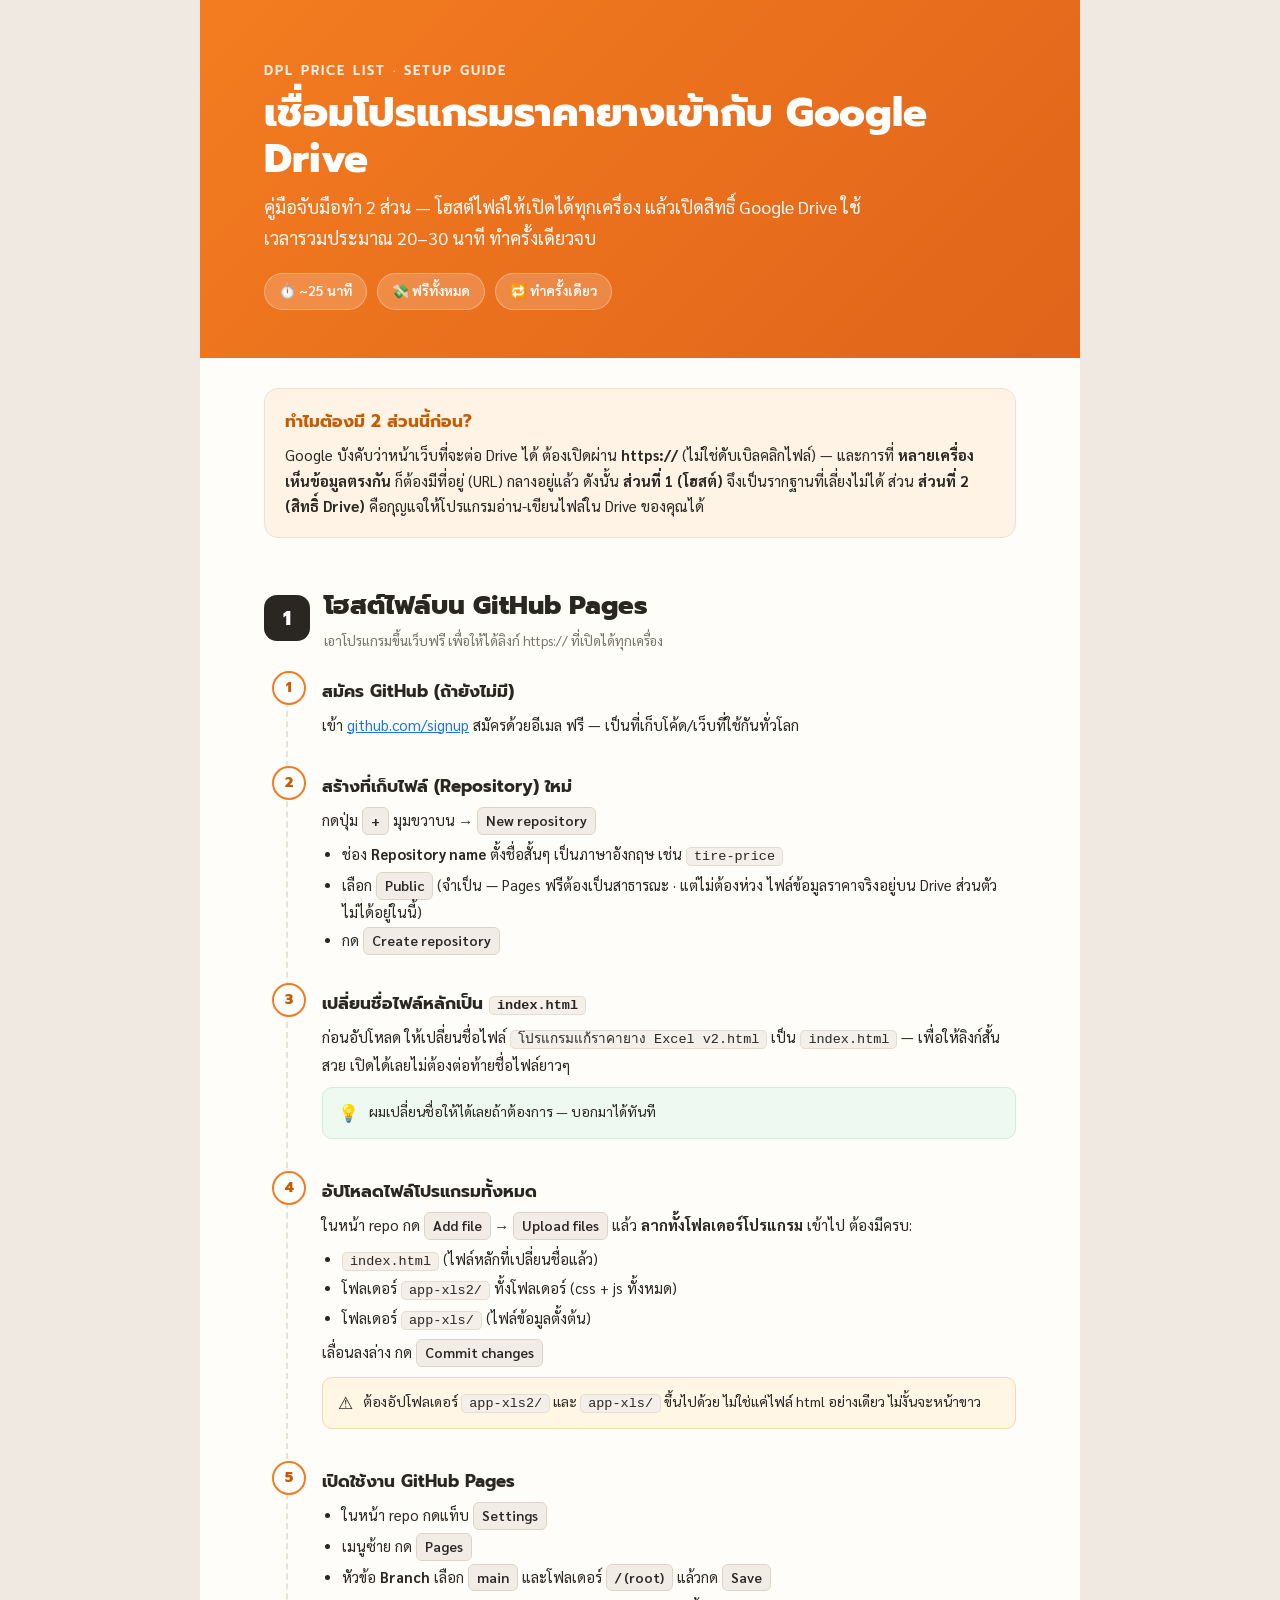
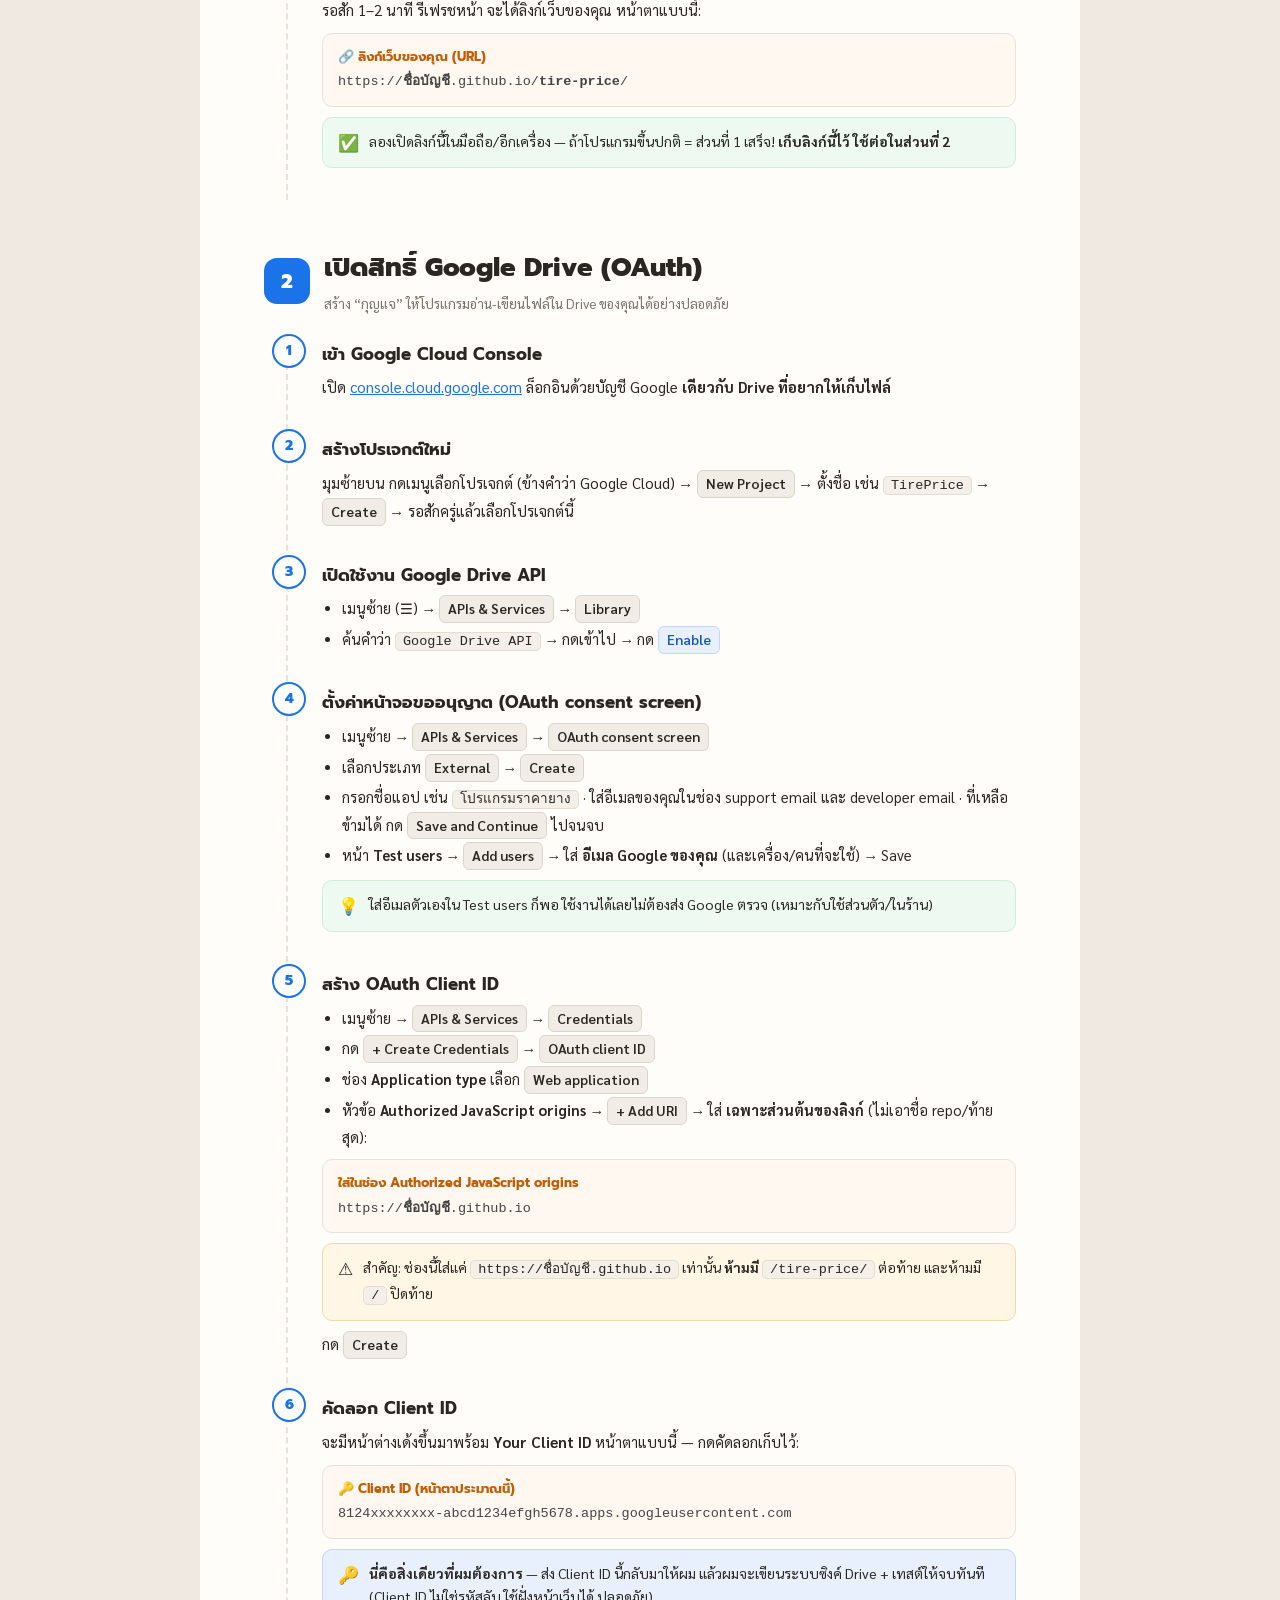
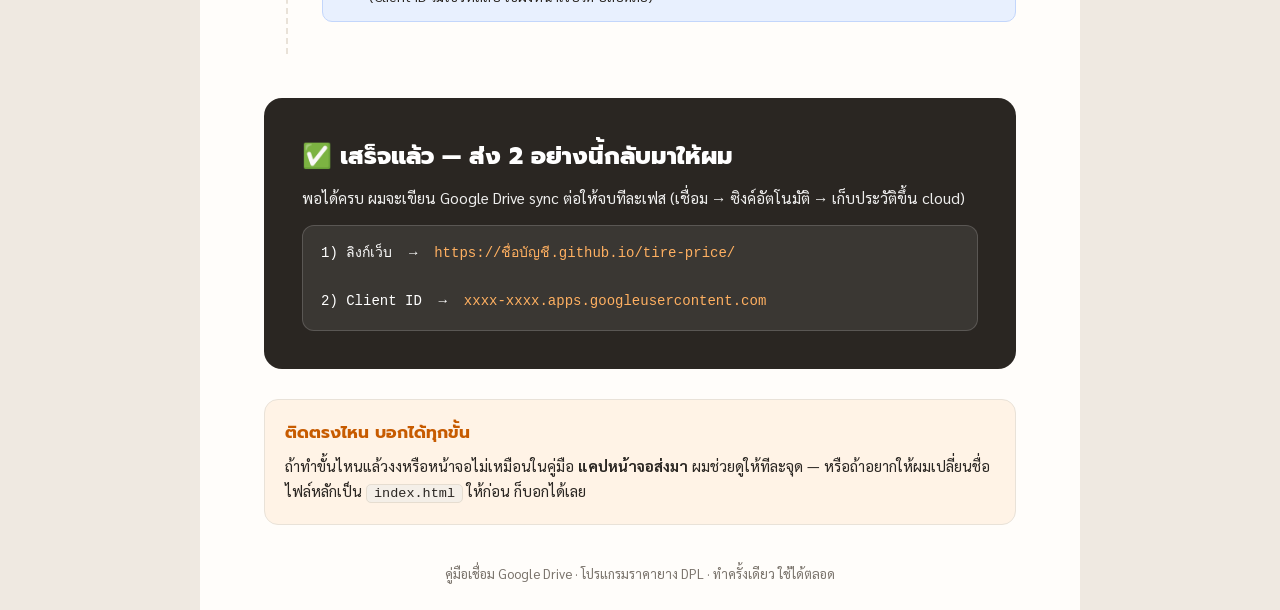
<file: คู่มือเชื่อม Google Drive.html>
<!DOCTYPE html>
<html lang="th">
<head>
<meta charset="UTF-8" />
<meta name="viewport" content="width=device-width, initial-scale=1.0" />
<title>คู่มือเชื่อม Google Drive — โปรแกรมราคายาง</title>
<link rel="stylesheet" href="https://fonts.googleapis.com/css2?family=Sarabun:wght@400;600;700;800&family=Prompt:wght@500;600;700;800&display=swap" />
<style>
  :root {
    --orange: #F47C20; --orange-d: #C75B00; --ink: #2a2622; --muted: #7a736b;
    --line: #e9e2d8; --cream: #FFF8F1; --warm: #FFF3E6; --paper: #fffdfa;
    --blue: #1a73e8; --green: #1f8a4c;
  }
  * { box-sizing: border-box; }
  html { -webkit-text-size-adjust: 100%; }
  body { margin: 0; background: #efe9e1; color: var(--ink);
    font-family: 'Sarabun', system-ui, sans-serif; line-height: 1.7; font-size: 16px; }
  .page { max-width: 880px; margin: 0 auto; background: var(--paper); }
  .wrap { padding: 0 clamp(20px, 5vw, 64px); }

  /* hero */
  .hero { background: linear-gradient(135deg, #F47C20, #E0641A); color: #fff;
    padding: clamp(34px, 6vw, 60px) clamp(20px, 5vw, 64px) clamp(30px, 5vw, 48px); }
  .hero .kicker { font-family: 'Prompt'; font-weight: 600; font-size: 13px; letter-spacing: 2px;
    text-transform: uppercase; opacity: .9; }
  .hero h1 { font-family: 'Prompt'; font-weight: 800; font-size: clamp(26px, 5vw, 40px);
    margin: 8px 0 10px; line-height: 1.15; }
  .hero p { margin: 0; font-size: clamp(15px, 2.4vw, 18px); max-width: 60ch; opacity: .96; }
  .hero .meta { margin-top: 20px; display: flex; flex-wrap: wrap; gap: 10px; }
  .pill { background: rgba(255,255,255,.18); border: 1px solid rgba(255,255,255,.32);
    border-radius: 999px; padding: 6px 14px; font-size: 13.5px; font-weight: 600; }

  /* intro box */
  .why { background: var(--warm); border: 1px solid var(--line); border-radius: 14px;
    padding: 18px 20px; margin: 30px 0 8px; }
  .why h3 { font-family: 'Prompt'; margin: 0 0 6px; font-size: 17px; color: var(--orange-d); }
  .why p { margin: 0; font-size: 15px; }
  .why b { color: var(--ink); }

  /* part header */
  .part { display: flex; align-items: center; gap: 14px; margin: 46px 0 6px; }
  .part .pn { flex: none; width: 46px; height: 46px; border-radius: 13px;
    background: var(--ink); color: #fff; font-family: 'Prompt'; font-weight: 800; font-size: 20px;
    display: grid; place-items: center; }
  .part h2 { font-family: 'Prompt'; font-weight: 800; font-size: clamp(20px, 3.4vw, 26px); margin: 0; }
  .part .sub { color: var(--muted); font-size: 13.5px; margin-top: 2px; }
  .part.blue .pn { background: var(--blue); }
  .part.green .pn { background: var(--green); }

  .timeline { border-left: 2px dashed var(--line); margin: 18px 0 8px 22px; padding-left: 0; }
  .step { position: relative; padding: 4px 0 22px 34px; }
  .step::before { content: counter(s); counter-increment: s;
    position: absolute; left: -16px; top: 0; width: 30px; height: 30px; border-radius: 50%;
    background: #fff; border: 2px solid var(--orange); color: var(--orange-d);
    font-family: 'Prompt'; font-weight: 800; font-size: 14px; display: grid; place-items: center; }
  .timeline { counter-reset: s; }
  .timeline.blue .step::before { border-color: var(--blue); color: var(--blue); }
  .timeline.green .step::before { border-color: var(--green); color: var(--green); }
  .step h4 { font-family: 'Prompt'; font-weight: 700; font-size: 17px; margin: 2px 0 6px; }
  .step p { margin: 0 0 7px; font-size: 15px; }
  .step ul { margin: 6px 0; padding-left: 20px; }
  .step li { margin: 3px 0; font-size: 14.5px; }

  .ui { display: inline-block; background: #f1ece5; border: 1px solid #ddd4c8; border-radius: 6px;
    padding: 1px 8px; font-weight: 600; font-size: 14px; white-space: nowrap; }
  .ui.act { background: #e8f0fe; border-color: #c3d6fb; color: #1558c2; }
  code, .mono { font-family: 'Consolas', ui-monospace, monospace; background: #f4efe8;
    border: 1px solid #e6ddd0; border-radius: 5px; padding: 1px 7px; font-size: 13.5px; word-break: break-all; }

  .note { border-radius: 10px; padding: 12px 15px; margin: 10px 0; font-size: 14px; display: flex; gap: 10px; }
  .note .i { flex: none; font-size: 17px; line-height: 1.5; }
  .note.tip { background: #eefaf1; border: 1px solid #cdeed7; }
  .note.warn { background: #FFF6E6; border: 1px solid #F3D9A6; }
  .note.key { background: #e8f0fe; border: 1px solid #c3d6fb; }
  .note b { font-weight: 700; }

  .field { background: var(--cream); border: 1px solid var(--line); border-radius: 10px;
    padding: 12px 15px; margin: 10px 0; font-size: 14px; }
  .field .lab { font-family: 'Prompt'; font-weight: 700; font-size: 13px; color: var(--orange-d); margin-bottom: 3px; }
  .field .val { font-family: 'Consolas', monospace; font-size: 13.5px; color: #444; }

  /* final */
  .final { background: var(--ink); color: #fff; border-radius: 18px;
    padding: clamp(24px, 4vw, 38px); margin: 44px 0 10px; }
  .final h2 { font-family: 'Prompt'; font-weight: 800; margin: 0 0 8px; font-size: 24px; }
  .final p { margin: 0 0 14px; opacity: .92; font-size: 15.5px; }
  .final .box { background: rgba(255,255,255,.08); border: 1px solid rgba(255,255,255,.16);
    border-radius: 12px; padding: 16px 18px; font-family: 'Consolas', monospace; font-size: 14px; }
  .final .box .ph { color: #FFB061; }

  footer { color: var(--muted); font-size: 13px; text-align: center; padding: 30px 20px 44px; }
  .chk { color: var(--green); font-weight: 700; }
  a { color: var(--blue); }

  @media print {
    body { background: #fff; font-size: 12pt; }
    .page { max-width: none; }
    .part { break-inside: avoid; } .step { break-inside: avoid; }
    .hero { -webkit-print-color-adjust: exact; print-color-adjust: exact; }
    .final, .hero, .part .pn, .step::before { -webkit-print-color-adjust: exact; print-color-adjust: exact; }
  }
</style>
</head>
<body>
<div class="page">

  <div class="hero">
    <div class="kicker">DPL Price List · Setup Guide</div>
    <h1>เชื่อมโปรแกรมราคายางเข้ากับ Google Drive</h1>
    <p>คู่มือจับมือทำ 2 ส่วน — โฮสต์ไฟล์ให้เปิดได้ทุกเครื่อง แล้วเปิดสิทธิ์ Google Drive ใช้เวลารวมประมาณ 20–30 นาที ทำครั้งเดียวจบ</p>
    <div class="meta">
      <span class="pill">⏱️ ~25 นาที</span>
      <span class="pill">💸 ฟรีทั้งหมด</span>
      <span class="pill">🔁 ทำครั้งเดียว</span>
    </div>
  </div>

  <div class="wrap">

    <div class="why">
      <h3>ทำไมต้องมี 2 ส่วนนี้ก่อน?</h3>
      <p>Google บังคับว่าหน้าเว็บที่จะต่อ Drive ได้ ต้องเปิดผ่าน <b>https://</b> (ไม่ใช่ดับเบิลคลิกไฟล์) — และการที่ <b>หลายเครื่องเห็นข้อมูลตรงกัน</b> ก็ต้องมีที่อยู่ (URL) กลางอยู่แล้ว ดังนั้น <b>ส่วนที่ 1 (โฮสต์)</b> จึงเป็นรากฐานที่เลี่ยงไม่ได้ ส่วน <b>ส่วนที่ 2 (สิทธิ์ Drive)</b> คือกุญแจให้โปรแกรมอ่าน-เขียนไฟล์ใน Drive ของคุณได้</p>
    </div>

    <!-- PART 1 -->
    <div class="part">
      <div class="pn">1</div>
      <div>
        <h2>โฮสต์ไฟล์บน GitHub Pages</h2>
        <div class="sub">เอาโปรแกรมขึ้นเว็บฟรี เพื่อให้ได้ลิงก์ https:// ที่เปิดได้ทุกเครื่อง</div>
      </div>
    </div>

    <div class="timeline">
      <div class="step">
        <h4>สมัคร GitHub (ถ้ายังไม่มี)</h4>
        <p>เข้า <a href="https://github.com/signup">github.com/signup</a> สมัครด้วยอีเมล ฟรี — เป็นที่เก็บโค้ด/เว็บที่ใช้กันทั่วโลก</p>
      </div>

      <div class="step">
        <h4>สร้างที่เก็บไฟล์ (Repository) ใหม่</h4>
        <p>กดปุ่ม <span class="ui">+</span> มุมขวาบน → <span class="ui">New repository</span></p>
        <ul>
          <li>ช่อง <b>Repository name</b> ตั้งชื่อสั้นๆ เป็นภาษาอังกฤษ เช่น <code>tire-price</code></li>
          <li>เลือก <span class="ui">Public</span> (จำเป็น — Pages ฟรีต้องเป็นสาธารณะ · แต่ไม่ต้องห่วง ไฟล์ข้อมูลราคาจริงอยู่บน Drive ส่วนตัว ไม่ได้อยู่ในนี้)</li>
          <li>กด <span class="ui">Create repository</span></li>
        </ul>
      </div>

      <div class="step">
        <h4>เปลี่ยนชื่อไฟล์หลักเป็น <code>index.html</code></h4>
        <p>ก่อนอัปโหลด ให้เปลี่ยนชื่อไฟล์ <code>โปรแกรมแก้ราคายาง Excel v2.html</code> เป็น <code>index.html</code> — เพื่อให้ลิงก์สั้นสวย เปิดได้เลยไม่ต้องต่อท้ายชื่อไฟล์ยาวๆ</p>
        <div class="note tip"><span class="i">💡</span><div>ผมเปลี่ยนชื่อให้ได้เลยถ้าต้องการ — บอกมาได้ทันที</div></div>
      </div>

      <div class="step">
        <h4>อัปโหลดไฟล์โปรแกรมทั้งหมด</h4>
        <p>ในหน้า repo กด <span class="ui">Add file</span> → <span class="ui">Upload files</span> แล้ว <b>ลากทั้งโฟลเดอร์โปรแกรม</b> เข้าไป ต้องมีครบ:</p>
        <ul>
          <li><code>index.html</code> (ไฟล์หลักที่เปลี่ยนชื่อแล้ว)</li>
          <li>โฟลเดอร์ <code>app-xls2/</code> ทั้งโฟลเดอร์ (css + js ทั้งหมด)</li>
          <li>โฟลเดอร์ <code>app-xls/</code> (ไฟล์ข้อมูลตั้งต้น)</li>
        </ul>
        <p>เลื่อนลงล่าง กด <span class="ui">Commit changes</span></p>
        <div class="note warn"><span class="i">⚠️</span><div>ต้องอัปโฟลเดอร์ <code>app-xls2/</code> และ <code>app-xls/</code> ขึ้นไปด้วย ไม่ใช่แค่ไฟล์ html อย่างเดียว ไม่งั้นจะหน้าขาว</div></div>
      </div>

      <div class="step">
        <h4>เปิดใช้งาน GitHub Pages</h4>
        <ul>
          <li>ในหน้า repo กดแท็บ <span class="ui">Settings</span></li>
          <li>เมนูซ้าย กด <span class="ui">Pages</span></li>
          <li>หัวข้อ <b>Branch</b> เลือก <span class="ui">main</span> และโฟลเดอร์ <span class="ui">/ (root)</span> แล้วกด <span class="ui">Save</span></li>
        </ul>
        <p>รอสัก 1–2 นาที รีเฟรชหน้า จะได้ลิงก์เว็บของคุณ หน้าตาแบบนี้:</p>
        <div class="field">
          <div class="lab">🔗 ลิงก์เว็บของคุณ (URL)</div>
          <div class="val">https://<b>ชื่อบัญชี</b>.github.io/<b>tire-price</b>/</div>
        </div>
        <div class="note tip"><span class="i">✅</span><div>ลองเปิดลิงก์นี้ในมือถือ/อีกเครื่อง — ถ้าโปรแกรมขึ้นปกติ = ส่วนที่ 1 เสร็จ! <b>เก็บลิงก์นี้ไว้ ใช้ต่อในส่วนที่ 2</b></div></div>
      </div>
    </div>

    <!-- PART 2 -->
    <div class="part blue">
      <div class="pn">2</div>
      <div>
        <h2>เปิดสิทธิ์ Google Drive (OAuth)</h2>
        <div class="sub">สร้าง “กุญแจ” ให้โปรแกรมอ่าน-เขียนไฟล์ใน Drive ของคุณได้อย่างปลอดภัย</div>
      </div>
    </div>

    <div class="timeline blue">
      <div class="step">
        <h4>เข้า Google Cloud Console</h4>
        <p>เปิด <a href="https://console.cloud.google.com">console.cloud.google.com</a> ล็อกอินด้วยบัญชี Google <b>เดียวกับ Drive ที่อยากให้เก็บไฟล์</b></p>
      </div>

      <div class="step">
        <h4>สร้างโปรเจกต์ใหม่</h4>
        <p>มุมซ้ายบน กดเมนูเลือกโปรเจกต์ (ข้างคำว่า Google Cloud) → <span class="ui">New Project</span> → ตั้งชื่อ เช่น <code>TirePrice</code> → <span class="ui">Create</span> → รอสักครู่แล้วเลือกโปรเจกต์นี้</p>
      </div>

      <div class="step">
        <h4>เปิดใช้งาน Google Drive API</h4>
        <ul>
          <li>เมนูซ้าย (☰) → <span class="ui">APIs &amp; Services</span> → <span class="ui">Library</span></li>
          <li>ค้นคำว่า <code>Google Drive API</code> → กดเข้าไป → กด <span class="ui act">Enable</span></li>
        </ul>
      </div>

      <div class="step">
        <h4>ตั้งค่าหน้าจอขออนุญาต (OAuth consent screen)</h4>
        <ul>
          <li>เมนูซ้าย → <span class="ui">APIs &amp; Services</span> → <span class="ui">OAuth consent screen</span></li>
          <li>เลือกประเภท <span class="ui">External</span> → <span class="ui">Create</span></li>
          <li>กรอกชื่อแอป เช่น <code>โปรแกรมราคายาง</code> · ใส่อีเมลของคุณในช่อง support email และ developer email · ที่เหลือข้ามได้ กด <span class="ui">Save and Continue</span> ไปจนจบ</li>
          <li>หน้า <b>Test users</b> → <span class="ui">Add users</span> → ใส่ <b>อีเมล Google ของคุณ</b> (และเครื่อง/คนที่จะใช้) → Save</li>
        </ul>
        <div class="note tip"><span class="i">💡</span><div>ใส่อีเมลตัวเองใน Test users ก็พอ ใช้งานได้เลยไม่ต้องส่ง Google ตรวจ (เหมาะกับใช้ส่วนตัว/ในร้าน)</div></div>
      </div>

      <div class="step">
        <h4>สร้าง OAuth Client ID</h4>
        <ul>
          <li>เมนูซ้าย → <span class="ui">APIs &amp; Services</span> → <span class="ui">Credentials</span></li>
          <li>กด <span class="ui">+ Create Credentials</span> → <span class="ui">OAuth client ID</span></li>
          <li>ช่อง <b>Application type</b> เลือก <span class="ui">Web application</span></li>
          <li>หัวข้อ <b>Authorized JavaScript origins</b> → <span class="ui">+ Add URI</span> → ใส่ <b>เฉพาะส่วนต้นของลิงก์</b> (ไม่เอาชื่อ repo/ท้ายสุด):</li>
        </ul>
        <div class="field">
          <div class="lab">ใส่ในช่อง Authorized JavaScript origins</div>
          <div class="val">https://<b>ชื่อบัญชี</b>.github.io</div>
        </div>
        <div class="note warn"><span class="i">⚠️</span><div>สำคัญ: ช่องนี้ใส่แค่ <code>https://ชื่อบัญชี.github.io</code> เท่านั้น <b>ห้ามมี</b> <code>/tire-price/</code> ต่อท้าย และห้ามมี <code>/</code> ปิดท้าย</div></div>
        <p>กด <span class="ui">Create</span></p>
      </div>

      <div class="step">
        <h4>คัดลอก Client ID</h4>
        <p>จะมีหน้าต่างเด้งขึ้นมาพร้อม <b>Your Client ID</b> หน้าตาแบบนี้ — กดคัดลอกเก็บไว้:</p>
        <div class="field">
          <div class="lab">🔑 Client ID (หน้าตาประมาณนี้)</div>
          <div class="val">8124xxxxxxxx-abcd1234efgh5678.apps.googleusercontent.com</div>
        </div>
        <div class="note key"><span class="i">🔑</span><div><b>นี่คือสิ่งเดียวที่ผมต้องการ</b> — ส่ง Client ID นี้กลับมาให้ผม แล้วผมจะเขียนระบบซิงค์ Drive + เทสต์ให้จบทันที (Client ID ไม่ใช่รหัสลับ ใช้ฝั่งหน้าเว็บได้ ปลอดภัย)</div></div>
      </div>
    </div>

    <!-- FINAL -->
    <div class="final">
      <h2>✅ เสร็จแล้ว — ส่ง 2 อย่างนี้กลับมาให้ผม</h2>
      <p>พอได้ครบ ผมจะเขียน Google Drive sync ต่อให้จบทีละเฟส (เชื่อม → ซิงค์อัตโนมัติ → เก็บประวัติขึ้น cloud)</p>
      <div class="box">
        1) ลิงก์เว็บ &nbsp;→&nbsp; <span class="ph">https://ชื่อบัญชี.github.io/tire-price/</span><br><br>
        2) Client ID &nbsp;→&nbsp; <span class="ph">xxxx-xxxx.apps.googleusercontent.com</span>
      </div>
    </div>

    <div class="why" style="margin-top:30px;">
      <h3>ติดตรงไหน บอกได้ทุกขั้น</h3>
      <p>ถ้าทำขั้นไหนแล้วงงหรือหน้าจอไม่เหมือนในคู่มือ <b>แคปหน้าจอส่งมา</b> ผมช่วยดูให้ทีละจุด — หรือถ้าอยากให้ผมเปลี่ยนชื่อไฟล์หลักเป็น <code>index.html</code> ให้ก่อน ก็บอกได้เลย</p>
    </div>

  </div>

  <footer>
    คู่มือเชื่อม Google Drive · โปรแกรมราคายาง DPL · ทำครั้งเดียว ใช้ได้ตลอด
  </footer>

</div>
</body>
</html>
</file>
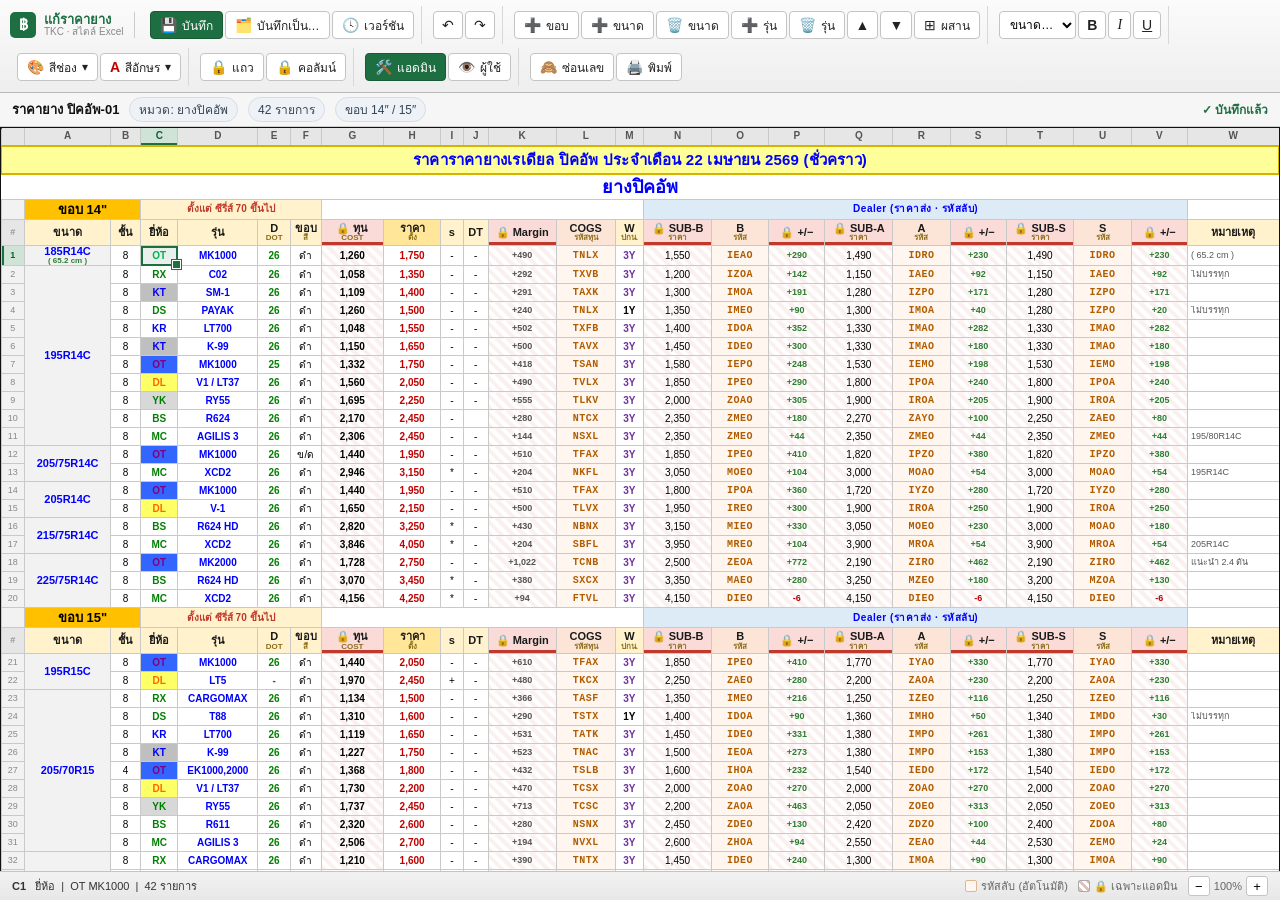
<file: โปรแกรมแก้ราคายาง Excel.html>
<!DOCTYPE html>
<html lang="th">
<head>
<meta charset="UTF-8" />
<meta name="viewport" content="width=device-width, initial-scale=1.0" />
<title>โปรแกรมแก้ราคายาง — สไตล์ Excel · ปิคอัพ-01</title>
<link rel="stylesheet" href="app-xls/xls-styles.css" />
</head>
<body>
<div class="app">

  <!-- ===== Ribbon / toolbar ===== -->
  <div class="ribbon">
    <div class="brand">
      <div class="logo">฿</div>
      <div class="ttl">แก้ราคายาง<small>TKC · สไตล์ Excel</small></div>
    </div>

    <div class="grp">
      <button class="btn primary keeptx" id="btnSave"><span class="ic">💾</span><span class="tx">บันทึก</span></button>
      <button class="btn" id="btnSaveAs"><span class="ic">🗂️</span><span class="tx">บันทึกเป็น…</span></button>
      <button class="btn" id="btnVersions"><span class="ic">🕓</span><span class="tx">เวอร์ชัน</span></button>
    </div>

    <div class="grp">
      <button class="btn icon" id="btnUndo" title="ย้อนกลับ (Ctrl+Z)"><span class="ic">↶</span></button>
      <button class="btn icon" id="btnRedo" title="ทำซ้ำ (Ctrl+Y)"><span class="ic">↷</span></button>
    </div>

    <div class="grp">
      <button class="btn" id="btnAddRim" title="ขึ้น section ขอบใหม่ต่อท้ายชีต (เช่น ขอบ 16″)"><span class="ic">➕</span><span class="tx">ขอบ</span></button>
      <button class="btn" id="btnAddSize" title="เพิ่มขนาดยางใหม่ (กลุ่มใหม่) ต่อท้ายกลุ่มปัจจุบัน"><span class="ic">➕</span><span class="tx">ขนาด</span></button>
      <button class="btn danger" id="btnDelSize" title="ลบขนาดยางทั้งกลุ่มที่เลือก"><span class="ic">🗑️</span><span class="tx">ขนาด</span></button>
      <button class="btn" id="btnAdd" title="เพิ่มรุ่นใต้แถวที่เลือก"><span class="ic">➕</span><span class="tx">รุ่น</span></button>
      <button class="btn danger" id="btnDel" title="ลบแถวที่เลือก"><span class="ic">🗑️</span><span class="tx">รุ่น</span></button>
      <button class="btn icon" id="btnUp" title="ย้ายขึ้น"><span class="ic">▲</span></button>
      <button class="btn icon" id="btnDown" title="ย้ายลง"><span class="ic">▼</span></button>
      <button class="btn" id="btnMerge" title="ผสาน/ยกเลิกผสานช่องที่เลือก"><span class="ic">⊞</span><span class="tx">ผสาน</span></button>
    </div>

    <div class="grp">
      <select class="sel" id="fontSize" title="ขนาดตัวอักษร (พอยนต์)">
        <option value="">ขนาด…</option>
        <option value="8">8</option><option value="9">9</option><option value="10">10</option>
        <option value="11">11</option><option value="12">12</option><option value="14">14</option>
        <option value="16">16</option><option value="18">18</option><option value="20">20</option><option value="24">24</option>
      </select>
      <button class="btn icon" id="btnBold" title="ตัวหนา"><span class="ic" style="font-weight:800;">B</span></button>
      <button class="btn icon" id="btnItalic" title="ตัวเอียง"><span class="ic" style="font-style:italic;font-family:Georgia,serif;">I</span></button>
      <button class="btn icon" id="btnUnder" title="ขีดเส้นใต้"><span class="ic" style="text-decoration:underline;">U</span></button>
    </div>

    <div class="grp">
      <div class="swatchwrap">
        <button class="btn" id="btnFill" title="ระบายสีพื้นช่องที่เลือก"><span class="ic">🎨</span><span class="tx">สีช่อง</span> ▾</button>
        <div class="swpop" id="swPop">
          <div class="lbl">สีพื้นช่อง (ใช้กับช่องที่เลือกไว้)</div>
          <div class="swgrid" id="swGrid"></div>
        </div>
      </div>
      <div class="swatchwrap">
        <button class="btn" id="btnFont" title="สีตัวอักษร/ตัวเลขของช่องที่เลือก"><span class="ic" style="font-weight:800;color:#C00000;">A</span><span class="tx">สีอักษร</span> ▾</button>
        <div class="swpop" id="fontPop">
          <div class="lbl">สีตัวอักษร/ตัวเลข (ใช้กับช่องที่เลือกไว้)</div>
          <div class="swgrid" id="fontGrid"></div>
        </div>
      </div>
    </div>

    <div class="grp">
      <button class="btn" id="btnLockRow" title="ซ่อน/แสดงแถวที่เลือกจากผู้ใช้ (เฉพาะแอดมินเห็น)"><span class="ic">🔒</span><span class="tx">แถว</span></button>
      <button class="btn" id="btnLockCol" title="ซ่อน/แสดงคอลัมน์ที่เลือกจากผู้ใช้ (เฉพาะแอดมินเห็น)"><span class="ic">🔒</span><span class="tx">คอลัมน์</span></button>
    </div>

    <div class="grp">
      <button class="btn on keeptx" id="btnModeAdmin" title="โหมดแอดมิน — แก้ไขได้ เห็นทุกอย่าง"><span class="ic">🛠️</span><span class="tx">แอดมิน</span></button>
      <button class="btn keeptx" id="btnModeUser" title="ดูตัวอย่างหน้าผู้ใช้ — แถว/คอลัมน์ที่ติด 🔒 ถูกซ่อน"><span class="ic">👁️</span><span class="tx">ผู้ใช้</span></button>
    </div>

    <div class="grp">
      <button class="btn" id="btnSecret" title="ซ่อน/แสดงเลขทุน & ราคาส่ง (เหลือเฉพาะรหัสลับ)"><span class="ic">🙈</span><span class="tx">ซ่อนเลข</span></button>
      <button class="btn" id="btnPrint" title="พิมพ์ A4"><span class="ic">🖨️</span><span class="tx">พิมพ์</span></button>
    </div>
  </div>

  <!-- ===== File strip ===== -->
  <div class="filebar">
    <span class="fname" id="fname">ราคายาง ปิคอัพ-01</span>
    <span class="pill" id="pillCat">หมวด: ยางปิคอัพ</span>
    <span class="pill" id="pillRows">— รายการ</span>
    <span class="pill">ขอบ 14″ / 15″</span>
    <span id="saveState">✓ บันทึกแล้ว</span>
  </div>

  <!-- ===== Grid ===== -->
  <div class="gridwrap">
    <div class="gridhost" id="grid"></div>
  </div>

  <!-- ===== Status bar ===== -->
  <div class="statusbar">
    <span id="status"></span>
    <span class="legend">
      <span class="lg"><span class="chip" style="background:#FFF7EF;border-color:#e0b890;"></span> รหัสลับ (อัตโนมัติ)</span>
      <span class="lg"><span class="chip" style="background:repeating-linear-gradient(45deg, rgba(192,57,43,.25) 0 3px, #fff 3px 6px);"></span> 🔒 เฉพาะแอดมิน</span>
      <span class="zoomw">
        <button class="zb" id="zOut">−</button><span id="zVal">100%</span><button class="zb" id="zIn">+</button>
      </span>
    </span>
  </div>
</div>

<!-- ===== Save As dialog ===== -->
<div class="modal" id="mSaveAs">
  <div class="dlg">
    <h3>บันทึกเป็นเวอร์ชันใหม่</h3>
    <div class="bd">
      ตั้งชื่อไฟล์เวอร์ชันนี้ (ข้อมูลเดิมจะถูกเก็บไว้แยกต่างหาก)
      <input id="saveAsName" placeholder="เช่น ราคายาง ปิคอัพ-01 (22 เม.ย. 69)" />
    </div>
    <div class="ft">
      <button class="btn" data-close>ยกเลิก</button>
      <button class="btn primary" id="saveAsOk">บันทึก</button>
    </div>
  </div>
</div>

<!-- ===== Versions dialog ===== -->
<div class="modal" id="mVersions">
  <div class="dlg">
    <h3>เวอร์ชันที่บันทึกไว้</h3>
    <div class="bd">
      <div style="display:flex;gap:8px;align-items:center;">
        <button class="btn" id="btnNewFromSrc" style="font-size:12px;">↺ โหลดต้นฉบับใหม่</button>
        <span style="color:#888;font-size:11px;">(แทนที่ข้อมูลปัจจุบันด้วยต้นฉบับจาก Excel)</span>
      </div>
      <div class="vlist" id="vList"></div>
    </div>
    <div class="ft"><button class="btn" data-close>ปิด</button></div>
  </div>
</div>

<div id="toast"></div>

<script src="app-xls/data-pickup01.js"></script>
<script src="app-xls/engine.js"></script>
<script src="app-xls/grid.js"></script>
<script>
(function () {
  var $ = function (id) { return document.getElementById(id); };

  Grid.init({ root: $('grid'), status: $('status') });
  refreshMeta();

  function refreshMeta() {
    var d = Grid.getDoc();
    $('fname').textContent = d.name || 'ราคายาง ปิคอัพ-01';
    $('pillCat').textContent = 'หมวด: ' + d.meta.category;
    $('pillRows').textContent = d.rows.length + ' รายการ';
  }

  // ---- save state poll ----
  setInterval(function () {
    var s = $('saveState');
    if (Grid.isDirty()) { s.textContent = '● ยังไม่บันทึก'; s.classList.remove('clean'); }
    else { s.textContent = '✓ บันทึกแล้ว'; s.classList.add('clean'); }
    refreshMeta();
  }, 600);

  // ---- buttons ----
  $('btnSave').onclick = function () { Grid.save(); };
  $('btnUndo').onclick = function () { Grid.undo(); };
  $('btnRedo').onclick = function () { Grid.redo(); };
  $('btnAdd').onclick = function () { Grid.addRow(); };
  $('btnDel').onclick = function () { Grid.deleteRows(); };
  $('btnAddSize').onclick = function () { Grid.addSizeGroup(); };
  $('btnAddRim').onclick = function () { Grid.addRimSection(); };
  $('btnDelSize').onclick = function () { Grid.delSizeGroup(); };
  $('btnMerge').onclick = function () { Grid.toggleMerge(); };
  $('btnBold').onclick = function () { Grid.applyFontStyle('b'); };
  $('btnItalic').onclick = function () { Grid.applyFontStyle('i'); };
  $('btnUnder').onclick = function () { Grid.applyFontStyle('u'); };
  $('fontSize').onchange = function () { var v = +this.value; if (v) Grid.applyFontStyle('sz', v); this.value = ''; };
  $('btnUp').onclick = function () { Grid.moveRow(-1); };
  $('btnDown').onclick = function () { Grid.moveRow(1); };
  $('btnPrint').onclick = function () { window.print(); };

  var secret = false;
  $('btnSecret').onclick = function () {
    secret = Grid.toggleSecret();
    this.classList.toggle('on', secret);
    this.querySelector('.tx').textContent = secret ? 'แสดงเลข' : 'ซ่อนเลข';
  };

  // ---- admin / user view mode ----
  function applyMode(m) {
    Grid.setMode(m);
    var isAdmin = (m === 'admin');
    $('btnModeAdmin').classList.toggle('on', isAdmin);
    $('btnModeUser').classList.toggle('on', !isAdmin);
    // disable editing tools in user view
    ['btnAdd','btnDel','btnAddSize','btnDelSize','btnAddRim','btnMerge','btnBold','btnItalic','btnUnder','fontSize','btnUp','btnDown','btnFill','btnFont','btnLockRow','btnLockCol','btnUndo','btnRedo'].forEach(function (id) {
      $(id).disabled = !isAdmin;
    });
  }
  $('btnModeAdmin').onclick = function () { applyMode('admin'); };
  $('btnModeUser').onclick = function () { applyMode('user'); };

  // ---- admin-only marking ----
  $('btnLockRow').onclick = function () { Grid.toggleLockRows(); };
  $('btnLockCol').onclick = function () { Grid.toggleLockCols(); };

  // ---- zoom ----
  function setZ(z) { Grid.setZoom(z); $('zVal').textContent = Math.round(Grid.getZoom() * 100) + '%'; }
  $('zIn').onclick = function () { setZ(Grid.getZoom() + 0.1); };
  $('zOut').onclick = function () { setZ(Grid.getZoom() - 0.1); };

  // ---- fill swatches ----
  var swGrid = $('swGrid');
  XLS.PALETTE.forEach(function (p) {
    var b = document.createElement('div');
    b.className = 'sw' + (p.c ? '' : ' none');
    if (p.c) b.style.background = '#' + p.c;
    b.title = p.n;
    b.onclick = function () { Grid.applyFill(p.c); $('swPop').classList.remove('open'); };
    swGrid.appendChild(b);
  });
  $('btnFill').onclick = function (e) { e.stopPropagation(); $('fontPop').classList.remove('open'); $('swPop').classList.toggle('open'); };

  // ---- font color swatches ----
  var fontGrid = $('fontGrid');
  XLS.FONT_PALETTE.forEach(function (p) {
    var b = document.createElement('div');
    b.className = 'sw swfont' + (p.c ? '' : ' none');
    if (p.c) { b.style.color = '#' + p.c; b.textContent = 'A'; if (p.c === 'FFFFFF') b.style.background = '#999'; }
    b.title = p.n;
    b.onclick = function () { Grid.applyFontColor(p.c); $('fontPop').classList.remove('open'); };
    fontGrid.appendChild(b);
  });
  $('btnFont').onclick = function (e) { e.stopPropagation(); $('swPop').classList.remove('open'); $('fontPop').classList.toggle('open'); };

  document.addEventListener('click', function () { $('swPop').classList.remove('open'); $('fontPop').classList.remove('open'); });
  $('swPop').onclick = function (e) { e.stopPropagation(); };
  $('fontPop').onclick = function (e) { e.stopPropagation(); };

  // ---- modals ----
  function openM(id) { $(id).classList.add('open'); }
  function closeM(id) { $(id).classList.remove('open'); }
  document.querySelectorAll('[data-close]').forEach(function (b) { b.onclick = function () { b.closest('.modal').classList.remove('open'); }; });
  document.querySelectorAll('.modal').forEach(function (m) { m.onclick = function (e) { if (e.target === m) m.classList.remove('open'); }; });

  $('btnSaveAs').onclick = function () { $('saveAsName').value = (Grid.getDoc().name || '') + ' ' + new Date().toLocaleDateString('th-TH'); openM('mSaveAs'); setTimeout(function(){ $('saveAsName').focus(); $('saveAsName').select(); }, 50); };
  $('saveAsOk').onclick = function () {
    var nm = $('saveAsName').value.trim();
    var d = Grid.getDoc(); d.name = nm || d.name;
    Grid.saveAs(nm); closeM('mSaveAs'); refreshMeta();
  };
  $('saveAsName').addEventListener('keydown', function (e) { if (e.key === 'Enter') $('saveAsOk').click(); });

  $('btnVersions').onclick = function () { renderVersions(); openM('mVersions'); };
  $('btnNewFromSrc').onclick = function () { if (confirm('แทนที่ข้อมูลปัจจุบันด้วยต้นฉบับจาก Excel?')) { Grid.newFromSource(); closeM('mVersions'); refreshMeta(); } };

  function renderVersions() {
    var vs = XLS.store.loadVersions(), host = $('vList');
    if (!vs.length) { host.innerHTML = '<div class="empty">ยังไม่มีเวอร์ชันที่บันทึก — กด “บันทึกเป็น…” เพื่อเก็บสำเนา</div>'; return; }
    host.innerHTML = '';
    vs.forEach(function (v) {
      var row = document.createElement('div'); row.className = 'vrow';
      row.innerHTML = '<div><div class="vn">' + esc(v.name) + '</div><div class="vt">' + new Date(v.savedAt).toLocaleString('th-TH') + '</div></div>' +
        '<div class="sp"><button class="mini" data-open>เปิด</button><button class="mini del" data-del>ลบ</button></div>';
      row.querySelector('[data-open]').onclick = function () { Grid.openVersion(v.id); closeM('mVersions'); refreshMeta(); };
      row.querySelector('[data-del]').onclick = function () { if (confirm('ลบเวอร์ชัน “' + v.name + '”?')) { XLS.store.deleteVersion(v.id); renderVersions(); } };
      host.appendChild(row);
    });
  }
  function esc(s) { return String(s == null ? '' : s).replace(/&/g, '&amp;').replace(/</g, '&lt;').replace(/>/g, '&gt;'); }

  // warn before leaving if dirty
  window.addEventListener('beforeunload', function (e) { if (Grid.isDirty()) { e.preventDefault(); e.returnValue = ''; } });
})();
</script>
</body>
</html>
</file>
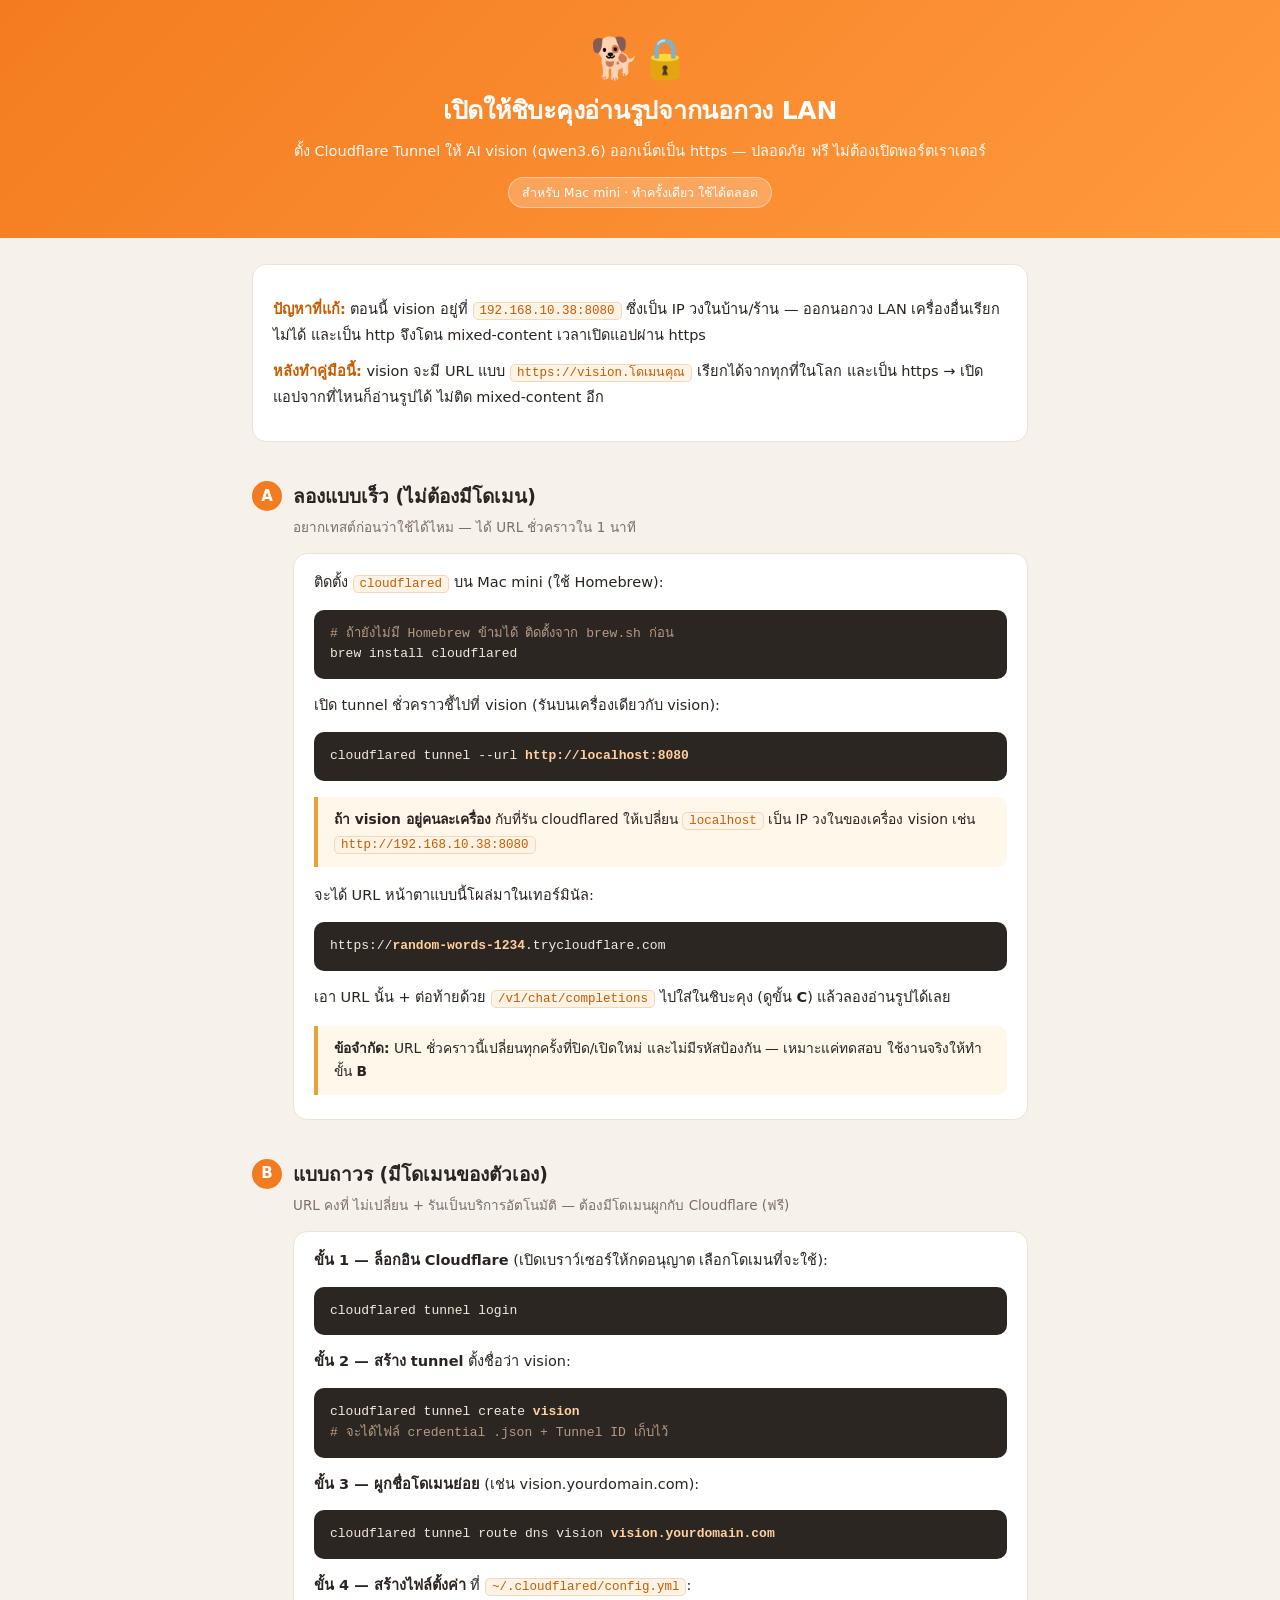
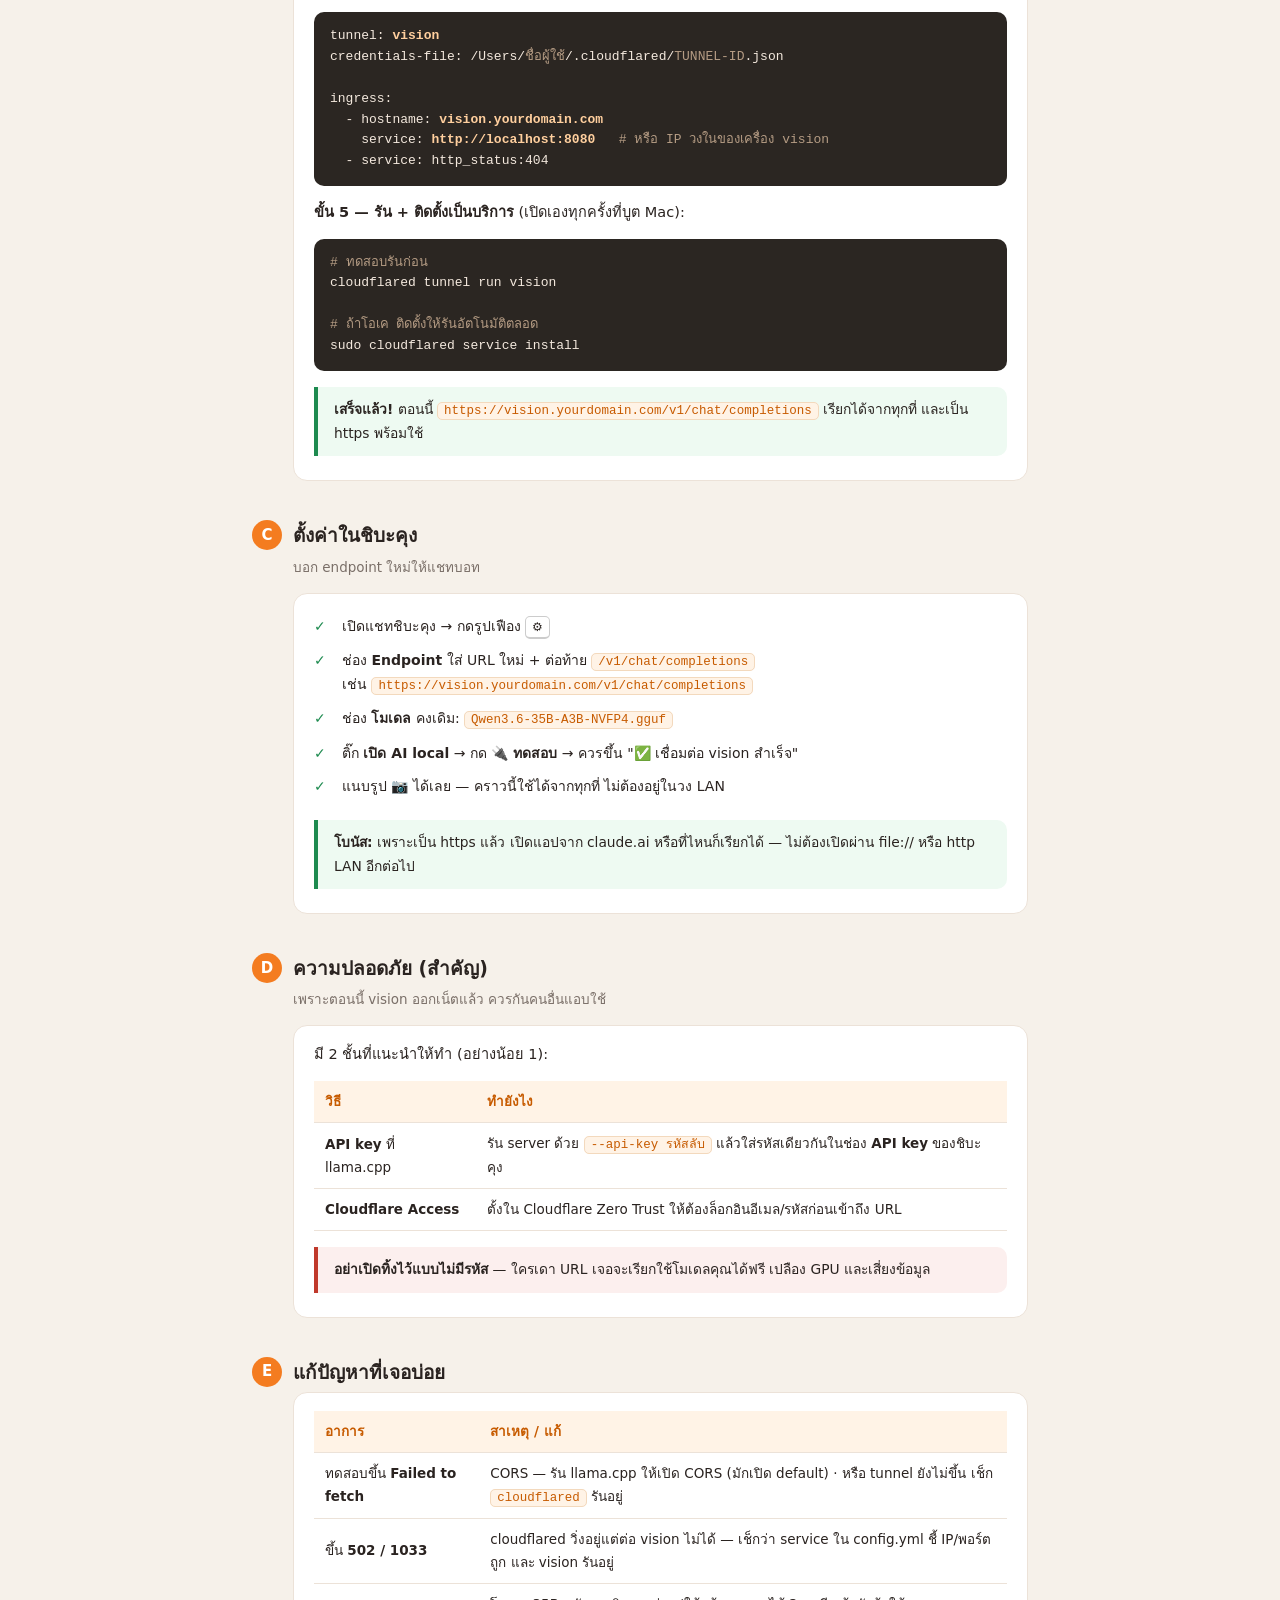
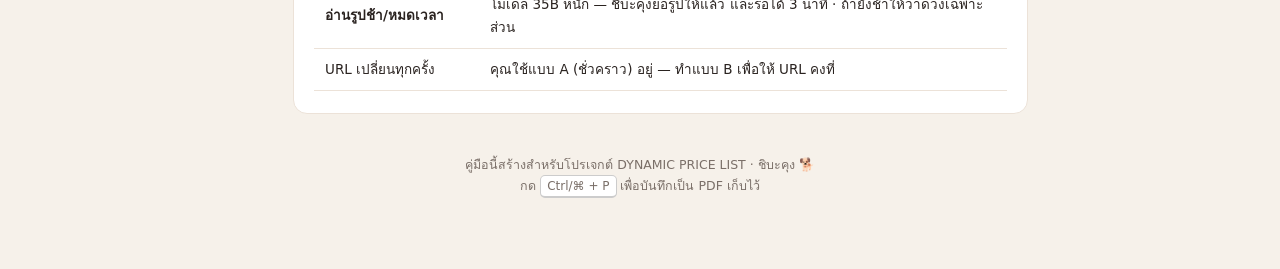
<file: docs/Cloudflare-Tunnel-Vision-Guide.html>
<!DOCTYPE html>
<html lang="th">
<head>
<meta charset="UTF-8" />
<meta name="viewport" content="width=device-width, initial-scale=1.0" />
<title>คู่มือ Cloudflare Tunnel — เปิด vision ให้ชิบะคุงอ่านรูปจากนอกวง LAN</title>
<style>
  :root {
    --orange: #F47C20;
    --orange-d: #C75B00;
    --orange-l: #FFF3E6;
    --ink: #2a2320;
    --muted: #7a6f68;
    --line: #ece2d8;
    --green: #1d8a4f;
    --red: #c0392b;
    --code-bg: #2b2622;
    --code-ink: #f3 e8 dd;
  }
  * { box-sizing: border-box; }
  html { -webkit-text-size-adjust: 100%; }
  body {
    margin: 0;
    font-family: -apple-system, "Segoe UI", "Sarabun", "Noto Sans Thai", system-ui, sans-serif;
    color: var(--ink);
    background: #f6f1ea;
    line-height: 1.7;
  }
  .wrap { max-width: 820px; margin: 0 auto; padding: 0 22px 80px; }
  header.hero {
    background: linear-gradient(135deg, #F47C20, #FF9A3D);
    color: #fff; padding: 38px 22px 30px; text-align: center;
  }
  .hero-in { max-width: 820px; margin: 0 auto; }
  .hero .dog { font-size: 40px; line-height: 1; }
  .hero h1 { font-size: 25px; margin: 12px 0 6px; font-weight: 800; letter-spacing: -.01em; }
  .hero p { margin: 0; opacity: .95; font-size: 14.5px; }
  .pill { display: inline-block; background: rgba(255,255,255,.22); border: 1px solid rgba(255,255,255,.4);
    border-radius: 999px; padding: 4px 13px; font-size: 12.5px; margin-top: 14px; }

  .lead {
    background: #fff; border: 1px solid var(--line); border-radius: 14px;
    padding: 18px 20px; margin-top: 26px; font-size: 14.5px;
  }
  .lead b { color: var(--orange-d); }

  h2 { font-size: 19px; margin: 38px 0 4px; display: flex; align-items: center; gap: 11px; }
  h2 .n { flex: none; width: 30px; height: 30px; border-radius: 50%; background: var(--orange);
    color: #fff; font-size: 15px; display: grid; place-items: center; font-weight: 800; }
  .sub { color: var(--muted); font-size: 13.5px; margin: 2px 0 14px 41px; }

  .card { background: #fff; border: 1px solid var(--line); border-radius: 14px; padding: 4px 20px 8px; margin-left: 41px; }
  p { margin: 12px 0; font-size: 14.5px; }

  pre { background: var(--code-bg); color: #f4e9de; border-radius: 10px; padding: 14px 16px;
    overflow-x: auto; font-size: 13px; line-height: 1.6; margin: 14px 0;
    font-family: "SF Mono", "JetBrains Mono", ui-monospace, Menlo, Consolas, monospace; position: relative; }
  pre .cmt { color: #b59c84; }
  pre b { color: #ffcf9e; font-weight: 700; }
  code.inl { background: var(--orange-l); color: var(--orange-d); border: 1px solid #f3d9bd;
    border-radius: 5px; padding: 1px 6px; font-size: 12.5px; font-family: "SF Mono", ui-monospace, Menlo, monospace; }

  .note { border-left: 4px solid; border-radius: 0 10px 10px 0; padding: 11px 16px; margin: 16px 0; font-size: 13.8px; }
  .note.warn { border-color: #e8a13a; background: #fff7ea; }
  .note.tip { border-color: var(--green); background: #eefaf2; }
  .note.danger { border-color: var(--red); background: #fcefee; }
  .note b { font-weight: 800; }

  ul.checks { list-style: none; padding: 0; margin: 12px 0; }
  ul.checks li { padding: 5px 0 5px 28px; position: relative; font-size: 14px; }
  ul.checks li::before { content: '✓'; position: absolute; left: 0; top: 5px; color: var(--green); font-weight: 800; }

  .kbd { display: inline-block; background: #fff; border: 1px solid #ccc; border-bottom-width: 2px;
    border-radius: 5px; padding: 0 6px; font-size: 12px; }

  table { width: 100%; border-collapse: collapse; margin: 14px 0; font-size: 13.5px; }
  th, td { text-align: left; padding: 9px 11px; border-bottom: 1px solid var(--line); }
  th { background: var(--orange-l); color: var(--orange-d); font-weight: 700; }

  footer { text-align: center; color: var(--muted); font-size: 12.5px; margin-top: 40px; }

  @media print {
    body { background: #fff; }
    header.hero { background: var(--orange) !important; -webkit-print-color-adjust: exact; print-color-adjust: exact; }
    pre { background: #2b2622 !important; -webkit-print-color-adjust: exact; print-color-adjust: exact; }
    .card, .lead, .note { break-inside: avoid; }
  }
</style>
</head>
<body>
<header class="hero">
  <div class="hero-in">
    <div class="dog">🐕🔒</div>
    <h1>เปิดให้ชิบะคุงอ่านรูปจากนอกวง LAN</h1>
    <p>ตั้ง Cloudflare Tunnel ให้ AI vision (qwen3.6) ออกเน็ตเป็น https — ปลอดภัย ฟรี ไม่ต้องเปิดพอร์ตเราเตอร์</p>
    <span class="pill">สำหรับ Mac mini · ทำครั้งเดียว ใช้ได้ตลอด</span>
  </div>
</header>

<div class="wrap">

  <div class="lead">
    <p style="margin-top:14px"><b>ปัญหาที่แก้:</b> ตอนนี้ vision อยู่ที่ <code class="inl">192.168.10.38:8080</code> ซึ่งเป็น IP วงในบ้าน/ร้าน — ออกนอกวง LAN เครื่องอื่นเรียกไม่ได้ และเป็น http จึงโดน mixed-content เวลาเปิดแอปผ่าน https</p>
    <p style="margin-bottom:14px"><b>หลังทำคู่มือนี้:</b> vision จะมี URL แบบ <code class="inl">https://vision.โดเมนคุณ</code> เรียกได้จากทุกที่ในโลก และเป็น https → เปิดแอปจากที่ไหนก็อ่านรูปได้ ไม่ติด mixed-content อีก</p>
  </div>

  <h2><span class="n">A</span> ลองแบบเร็ว (ไม่ต้องมีโดเมน)</h2>
  <div class="sub">อยากเทสต์ก่อนว่าใช้ได้ไหม — ได้ URL ชั่วคราวใน 1 นาที</div>
  <div class="card">
    <p>ติดตั้ง <code class="inl">cloudflared</code> บน Mac mini (ใช้ Homebrew):</p>
    <pre><span class="cmt"># ถ้ายังไม่มี Homebrew ข้ามได้ ติดตั้งจาก brew.sh ก่อน</span>
brew install cloudflared</pre>
    <p>เปิด tunnel ชั่วคราวชี้ไปที่ vision (รันบนเครื่องเดียวกับ vision):</p>
    <pre>cloudflared tunnel --url <b>http://localhost:8080</b></pre>
    <div class="note warn">
      <b>ถ้า vision อยู่คนละเครื่อง</b> กับที่รัน cloudflared ให้เปลี่ยน <code class="inl">localhost</code> เป็น IP วงในของเครื่อง vision เช่น <code class="inl">http://192.168.10.38:8080</code>
    </div>
    <p>จะได้ URL หน้าตาแบบนี้โผล่มาในเทอร์มินัล:</p>
    <pre>https://<b>random-words-1234</b>.trycloudflare.com</pre>
    <p>เอา URL นั้น + ต่อท้ายด้วย <code class="inl">/v1/chat/completions</code> ไปใส่ในชิบะคุง (ดูขั้น <b>C</b>) แล้วลองอ่านรูปได้เลย</p>
    <div class="note warn"><b>ข้อจำกัด:</b> URL ชั่วคราวนี้เปลี่ยนทุกครั้งที่ปิด/เปิดใหม่ และไม่มีรหัสป้องกัน — เหมาะแค่ทดสอบ ใช้งานจริงให้ทำขั้น <b>B</b></div>
  </div>

  <h2><span class="n">B</span> แบบถาวร (มีโดเมนของตัวเอง)</h2>
  <div class="sub">URL คงที่ ไม่เปลี่ยน + รันเป็นบริการอัตโนมัติ — ต้องมีโดเมนผูกกับ Cloudflare (ฟรี)</div>
  <div class="card">
    <p><b>ขั้น 1 — ล็อกอิน Cloudflare</b> (เปิดเบราว์เซอร์ให้กดอนุญาต เลือกโดเมนที่จะใช้):</p>
    <pre>cloudflared tunnel login</pre>

    <p><b>ขั้น 2 — สร้าง tunnel</b> ตั้งชื่อว่า vision:</p>
    <pre>cloudflared tunnel create <b>vision</b>
<span class="cmt"># จะได้ไฟล์ credential .json + Tunnel ID เก็บไว้</span></pre>

    <p><b>ขั้น 3 — ผูกชื่อโดเมนย่อย</b> (เช่น vision.yourdomain.com):</p>
    <pre>cloudflared tunnel route dns vision <b>vision.yourdomain.com</b></pre>

    <p><b>ขั้น 4 — สร้างไฟล์ตั้งค่า</b> ที่ <code class="inl">~/.cloudflared/config.yml</code>:</p>
    <pre>tunnel: <b>vision</b>
credentials-file: /Users/<span class="cmt">ชื่อผู้ใช้</span>/.cloudflared/<span class="cmt">TUNNEL-ID</span>.json

ingress:
  - hostname: <b>vision.yourdomain.com</b>
    service: <b>http://localhost:8080</b>   <span class="cmt"># หรือ IP วงในของเครื่อง vision</span>
  - service: http_status:404</pre>

    <p><b>ขั้น 5 — รัน + ติดตั้งเป็นบริการ</b> (เปิดเองทุกครั้งที่บูต Mac):</p>
    <pre><span class="cmt"># ทดสอบรันก่อน</span>
cloudflared tunnel run vision

<span class="cmt"># ถ้าโอเค ติดตั้งให้รันอัตโนมัติตลอด</span>
sudo cloudflared service install</pre>

    <div class="note tip"><b>เสร็จแล้ว!</b> ตอนนี้ <code class="inl">https://vision.yourdomain.com/v1/chat/completions</code> เรียกได้จากทุกที่ และเป็น https พร้อมใช้</div>
  </div>

  <h2><span class="n">C</span> ตั้งค่าในชิบะคุง</h2>
  <div class="sub">บอก endpoint ใหม่ให้แชทบอท</div>
  <div class="card">
    <ul class="checks">
      <li>เปิดแชทชิบะคุง → กดรูปเฟือง <span class="kbd">⚙️</span></li>
      <li>ช่อง <b>Endpoint</b> ใส่ URL ใหม่ + ต่อท้าย <code class="inl">/v1/chat/completions</code><br>
        เช่น <code class="inl">https://vision.yourdomain.com/v1/chat/completions</code></li>
      <li>ช่อง <b>โมเดล</b> คงเดิม: <code class="inl">Qwen3.6-35B-A3B-NVFP4.gguf</code></li>
      <li>ติ๊ก <b>เปิด AI local</b> → กด <b>🔌 ทดสอบ</b> → ควรขึ้น "✅ เชื่อมต่อ vision สำเร็จ"</li>
      <li>แนบรูป 📷 ได้เลย — คราวนี้ใช้ได้จากทุกที่ ไม่ต้องอยู่ในวง LAN</li>
    </ul>
    <div class="note tip"><b>โบนัส:</b> เพราะเป็น https แล้ว เปิดแอปจาก claude.ai หรือที่ไหนก็เรียกได้ — ไม่ต้องเปิดผ่าน file:// หรือ http LAN อีกต่อไป</div>
  </div>

  <h2><span class="n">D</span> ความปลอดภัย (สำคัญ)</h2>
  <div class="sub">เพราะตอนนี้ vision ออกเน็ตแล้ว ควรกันคนอื่นแอบใช้</div>
  <div class="card">
    <p>มี 2 ชั้นที่แนะนำให้ทำ (อย่างน้อย 1):</p>
    <table>
      <tr><th>วิธี</th><th>ทำยังไง</th></tr>
      <tr><td><b>API key</b> ที่ llama.cpp</td><td>รัน server ด้วย <code class="inl">--api-key รหัสลับ</code> แล้วใส่รหัสเดียวกันในช่อง <b>API key</b> ของชิบะคุง</td></tr>
      <tr><td><b>Cloudflare Access</b></td><td>ตั้งใน Cloudflare Zero Trust ให้ต้องล็อกอินอีเมล/รหัสก่อนเข้าถึง URL</td></tr>
    </table>
    <div class="note danger"><b>อย่าเปิดทิ้งไว้แบบไม่มีรหัส</b> — ใครเดา URL เจอจะเรียกใช้โมเดลคุณได้ฟรี เปลือง GPU และเสี่ยงข้อมูล</div>
  </div>

  <h2><span class="n">E</span> แก้ปัญหาที่เจอบ่อย</h2>
  <div class="card">
    <table>
      <tr><th>อาการ</th><th>สาเหตุ / แก้</th></tr>
      <tr><td>ทดสอบขึ้น <b>Failed to fetch</b></td><td>CORS — รัน llama.cpp ให้เปิด CORS (มักเปิด default) · หรือ tunnel ยังไม่ขึ้น เช็ก <code class="inl">cloudflared</code> รันอยู่</td></tr>
      <tr><td>ขึ้น <b>502 / 1033</b></td><td>cloudflared วิ่งอยู่แต่ต่อ vision ไม่ได้ — เช็กว่า service ใน config.yml ชี้ IP/พอร์ตถูก และ vision รันอยู่</td></tr>
      <tr><td><b>อ่านรูปช้า/หมดเวลา</b></td><td>โมเดล 35B หนัก — ชิบะคุงย่อรูปให้แล้ว และรอได้ 3 นาที · ถ้ายังช้าให้วาดวงเฉพาะส่วน</td></tr>
      <tr><td>URL เปลี่ยนทุกครั้ง</td><td>คุณใช้แบบ A (ชั่วคราว) อยู่ — ทำแบบ B เพื่อให้ URL คงที่</td></tr>
    </table>
  </div>

  <footer>
    คู่มือนี้สร้างสำหรับโปรเจกต์ DYNAMIC PRICE LIST · ชิบะคุง 🐕<br>
    กด <span class="kbd">Ctrl/⌘ + P</span> เพื่อบันทึกเป็น PDF เก็บไว้
  </footer>

</div>
</body>
</html>
</file>
<file: app-xls/xls-styles.css>
/* ===== Excel Price Editor — faithful spreadsheet look ===== */
* { box-sizing: border-box; }
html, body { margin: 0; height: 100%; }
body {
  font-family: Arial, 'Helvetica Neue', 'Tahoma', sans-serif;
  background: #d4d4d4; color: #000; overflow: hidden;
  -webkit-font-smoothing: antialiased;
}
.app { display: flex; flex-direction: column; height: 100vh; }

/* ---------- top ribbon ---------- */
.ribbon {
  background: linear-gradient(#fbfbfb,#eee); border-bottom: 1px solid #b9b9b9;
  display: flex; align-items: center; gap: 4px; padding: 6px 10px; flex-wrap: wrap;
  font-size: 12px; user-select: none; flex: none;
}
.ribbon .brand { display: flex; align-items: center; gap: 8px; padding-right: 10px; margin-right: 4px; border-right: 1px solid #ccc; }
.ribbon .logo { width: 26px; height: 26px; border-radius: 5px; background: #1d6f42; color: #fff; display: grid; place-items: center; font-weight: 800; font-size: 15px; font-family: Arial; }
.ribbon .ttl { font-weight: 700; color: #1d6f42; font-size: 13px; line-height: 1.05; }
.ribbon .ttl small { display: block; color: #888; font-weight: 400; font-size: 10px; }

.grp { display: flex; align-items: center; gap: 2px; padding: 0 7px; border-right: 1px solid #d8d8d8; height: 38px; }
.grp:last-child { border-right: none; }
.glab { position: absolute; }

.btn {
  display: inline-flex; align-items: center; gap: 5px; height: 28px; padding: 0 9px;
  background: #fff; border: 1px solid #c4c4c4; border-radius: 4px; cursor: pointer;
  font-size: 12px; color: #222; font-family: inherit; white-space: nowrap;
}
.btn:hover { background: #eef6f1; border-color: #1d6f42; }
.btn:active { background: #dcebE2; }
.btn .ic { font-size: 14px; line-height: 1; }
.btn.primary { background: #1d6f42; color: #fff; border-color: #185a36; }
.btn.primary:hover { background: #1a623a; }
.btn.icon { padding: 0 8px; }
.btn.on { background: #1d6f42; color: #fff; border-color: #185a36; }
.btn.danger:hover { background: #fdeaea; border-color: #c0392b; color: #c0392b; }
.btn:disabled { opacity: .4; cursor: default; }

.sep { width: 1px; height: 24px; background: #d8d8d8; margin: 0 3px; }

select.sel, input.txtin {
  height: 28px; border: 1px solid #c4c4c4; border-radius: 4px; padding: 0 6px;
  font-family: inherit; font-size: 12px; background: #fff;
}

/* swatch dropdown */
.swatchwrap { position: relative; }
.swpop { position: absolute; top: 32px; left: 0; z-index: 40; background: #fff; border: 1px solid #b9b9b9;
  border-radius: 6px; box-shadow: 0 8px 26px rgba(0,0,0,.2); padding: 8px; display: none; width: 188px; }
.swpop.open { display: block; }
.swgrid { display: grid; grid-template-columns: repeat(6, 1fr); gap: 4px; }
.sw { width: 24px; height: 22px; border: 1px solid #999; border-radius: 3px; cursor: pointer; position: relative; }
.sw:hover { outline: 2px solid #1d6f42; }
.sw.none { background: #fff; }
.sw.none::after { content: ''; position: absolute; inset: 2px; background: linear-gradient(45deg,transparent 45%,#e03 46%,#e03 54%,transparent 55%); }
.sw.swfont { display: grid; place-items: center; font-weight: 800; font-size: 13px; background: #fff; font-family: Arial; }
.swpop .lbl { font-size: 11px; color: #666; margin: 2px 0 6px; }

/* ---------- title strip ---------- */
.filebar {
  background: #f6f6f6; border-bottom: 1px solid #cfcfcf; display: flex; align-items: center;
  gap: 10px; padding: 4px 12px; font-size: 12px; flex: none; color: #444;
}
.filebar .fname { font-weight: 700; color: #111; font-size: 13px; }
.filebar .pill { background: #eef2f7; border: 1px solid #d6dde6; border-radius: 999px; padding: 2px 9px; color: #345; }
#saveState { margin-left: auto; color: #c0392b; font-weight: 600; }
#saveState.clean { color: #1d6f42; }

/* ---------- grid area ---------- */
.gridwrap { flex: 1; overflow: auto; position: relative; background: #fff; }
.gridhost { position: relative; display: inline-block; padding: 0; }

table.xl { border-collapse: collapse; table-layout: fixed; background: #fff; font-family: Arial, Tahoma, sans-serif; }
table.xl td, table.xl th { border: 1px solid #c9c9c9; padding: 0 3px; overflow: hidden; white-space: nowrap;
  line-height: 1.02; height: 18px; }
.cv { display: block; overflow: hidden; text-overflow: ellipsis; }

/* bands */
.r-title .title-cell { background: #FFFF99; color: #0000FF; font-weight: 800; font-size: 15px; text-align: center;
  border: 2px solid #d4b400; letter-spacing: .2px; }
.r-title .title-cell .prov { color: #c0392b; font-size: 12px; }
.r-title .page-cell { background: #fff; color: #0000FF; font-weight: 700; text-align: center; font-size: 11px; border: 2px solid #d4b400; }
.r-cat .cat-cell { color: #0000FF; font-weight: 800; font-size: 18px; text-align: center; background: #fff; border: none; padding: 2px; }

.r-sect .sect-rim { background: #FFC000; color: #000; font-weight: 800; text-align: center; font-size: 13px; }
.r-sect .sect-series { background: #FFF2CC; color: #c0392b; font-weight: 700; text-align: center; }
.r-sect .sect-dealer { background: #DDEBF7; color: #0000FF; font-weight: 800; text-align: center; letter-spacing: .5px; }

.r-head th { background: #FFF2CC; color: #1a1a1a; font-weight: 700; text-align: center; vertical-align: middle;
  border-color: #c9a227; position: sticky; top: 0; z-index: 5; cursor: s-resize; }
.r-head th[data-hc]:hover { background: #FFE699; }
.r-head th .hl { font-size: 11px; line-height: 1.05; }
.r-head th .hs { font-size: 8px; color: #8a6d1a; font-weight: 600; }
.r-head th.c-cipher { background: #FCE4D6; }
.r-head th.c-cost, .r-head th.c-retail { background: #FFE699; }

/* data cells */
td.cell { background: #fff; text-align: center; cursor: cell; font-size: 10px; color: #000; }

/* A-B-C column letters (Excel-style) */
.r-abc th { background: #E7E6E6; color: #555; font-weight: 600; font-size: 10px; text-align: center;
  border: 1px solid #c9c9c9; position: sticky; top: 0; z-index: 7; cursor: s-resize; user-select: none; padding: 0; line-height: 1; }
.r-abc th.abc:hover { background: #d8e8de; color: #1d6f42; }
.r-abc th.abc.on { background: #cfe3d7; color: #145c33; font-weight: 800; box-shadow: inset 0 -2px 0 #1d6f42; }
.r-abc th.abc-corner { cursor: default; z-index: 8; }
td.gut.on { background: #cfe3d7; color: #145c33; font-weight: 800; box-shadow: inset 2px 0 0 #1d6f42; }

/* row-number gutter (Excel-like) */
td.gut { background: #F2F2F2; color: #888; font-size: 9px; text-align: center; cursor: pointer; user-select: none; }
td.gut:hover { background: #e2efe7; color: #1d6f42; }
td.gut.glock { background: #FDECEA; color: #c0392b; font-size: 10px; }
th.gut-h { background: #E7E6E6; color: #999; font-size: 9px; position: sticky; top: 0; z-index: 6; }

/* admin-only marking (visible to admin only) */
td.cell.adm { background-image: repeating-linear-gradient(45deg, rgba(192,57,43,.08) 0 4px, transparent 4px 8px); }
.r-head th.adm-h { background: #FBDBD7; box-shadow: inset 0 -3px 0 #c0392b; }
tr.rlocked td.cell { opacity: .92; }

/* user-view banner */
.r-uview .uview-cell { background: #1d6f42; color: #fff; font-weight: 700; text-align: center; font-size: 11px; height: 22px; border-color: #155232; }
td.cell.ro { color: #333; }
td.cell.c-size { background: #F2F2F2; font-weight: 700; vertical-align: middle; }
td.cell .sz-main { font-size: 11px; color: #0000FF; font-weight: 800; }
td.cell .sz-dia { font-size: 8px; color: #2e7d32; font-weight: 600; }
td.cell.c-brand { font-weight: 800; }
td.cell.c-model { font-weight: 600; }
td.cell.c-dot { color: #008000; font-weight: 700; }
td.cell.c-warr { font-weight: 700; }
td.cell.ciph { background: #FFF7EF; color: #b15c00; font-weight: 700; letter-spacing: .5px; font-family: 'Consolas','Courier New',monospace; }
td.cell.c-sub { color: #2e7d32; font-weight: 600; font-size: 9px; }
td.cell.c-margin { color: #555; font-weight: 600; font-size: 9px; }
td.cell.c-note { text-align: left; color: #555; font-size: 9px; }

/* editable band texts */
td.editable-band { cursor: text; }
table.xl:not(.usermode) td.editable-band:hover { outline: 2px dashed #1d6f42; outline-offset: -2px; }

/* selection */
td.cell.sel { background: rgba(29,111,66,.10) !important; }
td.cell.active { outline: 2px solid #1d6f42; outline-offset: -2px; box-shadow: inset 0 0 0 1px #1d6f42; position: relative; z-index: 2; }
td.cell.flash { animation: fl .18s; }
@keyframes fl { 0% { background: #ffd6d6; } 100% { background: #fff; } }
td.cell.mgd { vertical-align: middle; }

/* fill handle (จุดลากเติมมุมขวาล่าง) */
.fill-handle { position: absolute; width: 9px; height: 9px; background: #1d6f42; border: 1.5px solid #fff;
  box-shadow: 0 0 0 1px #1d6f42; z-index: 25; cursor: crosshair; display: none; }
td.cell.fillprev { outline: 1.5px dashed #1d6f42; outline-offset: -2px; background: #eaf5ee !important; }

/* col/row resizers */
.r-head th { overflow: visible; }
.rz-c { position: absolute; top: 0; right: -4px; width: 9px; height: 100%; cursor: col-resize; z-index: 8; }
.rz-c:hover { background: rgba(29,111,66,.25); }
td.gut { position: relative; overflow: visible; }
.rz-r { position: absolute; left: 0; bottom: -4px; width: 100%; height: 9px; cursor: row-resize; z-index: 8; }
.rz-r:hover { background: rgba(29,111,66,.25); }
body.rz-col, body.rz-col * { cursor: col-resize !important; }
body.rz-row, body.rz-row * { cursor: row-resize !important; }

/* context menu (คลิกขวา) */
#ctxMenu { position: fixed; z-index: 200; background: #fff; border: 1px solid #b9b9b9; border-radius: 8px;
  box-shadow: 0 10px 30px rgba(0,0,0,.25); padding: 4px; min-width: 200px; display: none;
  font-size: 12px; font-family: Arial, Tahoma, sans-serif; }
#ctxMenu .mi { display: flex; gap: 8px; align-items: center; padding: 6px 10px; border-radius: 5px; cursor: pointer; white-space: nowrap; }
#ctxMenu .mi small { color: #999; margin-left: 4px; }
#ctxMenu .mi:hover { background: #eef6f1; }
#ctxMenu .mi.dis { opacity: .4; cursor: default; }
#ctxMenu .mi.dis:hover { background: none; }
#ctxMenu .mic { width: 16px; text-align: center; }
#ctxMenu .sep { height: 1px; background: #e5e5e5; margin: 4px 6px; }
#ctxMenu .mlbl { padding: 4px 10px 2px; color: #999; font-size: 10px; }
#ctxMenu .chk { margin-left: auto; color: #1d6f42; font-weight: 700; }

/* inline input */
.cell-input { position: absolute; z-index: 30; border: 2px solid #1d6f42; outline: none;
  font-family: Arial, Tahoma, sans-serif; font-size: 10px; padding: 0 2px; background: #fff; color: #000; }

/* ---------- status bar ---------- */
.statusbar { flex: none; background: linear-gradient(#f2f2f2,#e7e7e7); border-top: 1px solid #c4c4c4;
  font-size: 11px; color: #333; padding: 4px 12px; display: flex; align-items: center; gap: 14px; }
.statusbar .legend { margin-left: auto; display: flex; gap: 10px; align-items: center; color: #666; }
.statusbar .legend .lg { display: inline-flex; align-items: center; gap: 4px; }
.statusbar .legend .chip { width: 12px; height: 12px; border: 1px solid #aaa; border-radius: 2px; }
.zoomw { display: inline-flex; align-items: center; gap: 4px; }
.zoomw .zb { width: 22px; height: 20px; border: 1px solid #c4c4c4; background: #fff; border-radius: 3px; cursor: pointer; font-size: 13px; line-height: 1; }
.zoomw .zb:hover { background: #eef6f1; }

/* toast */
#toast { position: fixed; bottom: 44px; left: 50%; transform: translateX(-50%) translateY(12px);
  background: #1d6f42; color: #fff; padding: 8px 16px; border-radius: 7px; font-size: 12px;
  opacity: 0; pointer-events: none; transition: .18s; z-index: 100; box-shadow: 0 6px 20px rgba(0,0,0,.25); }
#toast.show { opacity: 1; transform: translateX(-50%) translateY(0); }

/* dialog */
.modal { position: fixed; inset: 0; background: rgba(0,0,0,.35); display: none; align-items: center; justify-content: center; z-index: 90; }
.modal.open { display: flex; }
.dlg { background: #fff; border-radius: 10px; width: 440px; max-width: 92vw; box-shadow: 0 20px 60px rgba(0,0,0,.3); overflow: hidden; }
.dlg h3 { margin: 0; padding: 14px 18px; background: #1d6f42; color: #fff; font-size: 14px; }
.dlg .bd { padding: 16px 18px; font-size: 13px; }
.dlg .bd input { width: 100%; height: 34px; border: 1px solid #c4c4c4; border-radius: 5px; padding: 0 9px; font-size: 13px; font-family: inherit; margin-top: 6px; }
.dlg .ft { display: flex; justify-content: flex-end; gap: 8px; padding: 12px 18px; border-top: 1px solid #eee; }
.vlist { max-height: 240px; overflow: auto; margin-top: 8px; border: 1px solid #eee; border-radius: 6px; }
.vrow { display: flex; align-items: center; gap: 10px; padding: 8px 10px; border-bottom: 1px solid #f0f0f0; font-size: 12px; }
.vrow:last-child { border-bottom: none; }
.vrow .vn { font-weight: 600; }
.vrow .vt { color: #888; font-size: 11px; }
.vrow .sp { margin-left: auto; display: flex; gap: 6px; }
.vrow .mini { height: 24px; padding: 0 8px; font-size: 11px; border: 1px solid #c4c4c4; background: #fff; border-radius: 4px; cursor: pointer; }
.vrow .mini:hover { background: #eef6f1; border-color: #1d6f42; }
.vrow .mini.del:hover { background: #fdeaea; border-color: #c0392b; color: #c0392b; }
.empty { color: #999; text-align: center; padding: 20px; font-size: 12px; }

@media (max-width: 820px) {
  .ribbon .ttl small { display: none; }
  .grp { padding: 0 4px; }
  .btn .tx { display: none; }
  .btn.keeptx .tx { display: inline; }
}

/* ---------- print A4 ---------- */
@media print {
  @page { size: A4 landscape; margin: 8mm; }
  .ribbon, .filebar, .statusbar, #toast, .modal, .cell-input { display: none !important; }
  .gridwrap { overflow: visible; height: auto; }
  body { background: #fff; }
  td.cell.active, td.cell.sel { outline: none !important; box-shadow: none !important; background: #fff !important; }
  .r-abc { display: none !important; }
  td.gut, th.gut-h { background: #fff !important; color: transparent !important; border-color: #fff !important; box-shadow: none !important; }
  table.xl { font-size: 8.5px !important; }
  .r-head th { position: static !important; }
}
</file>
